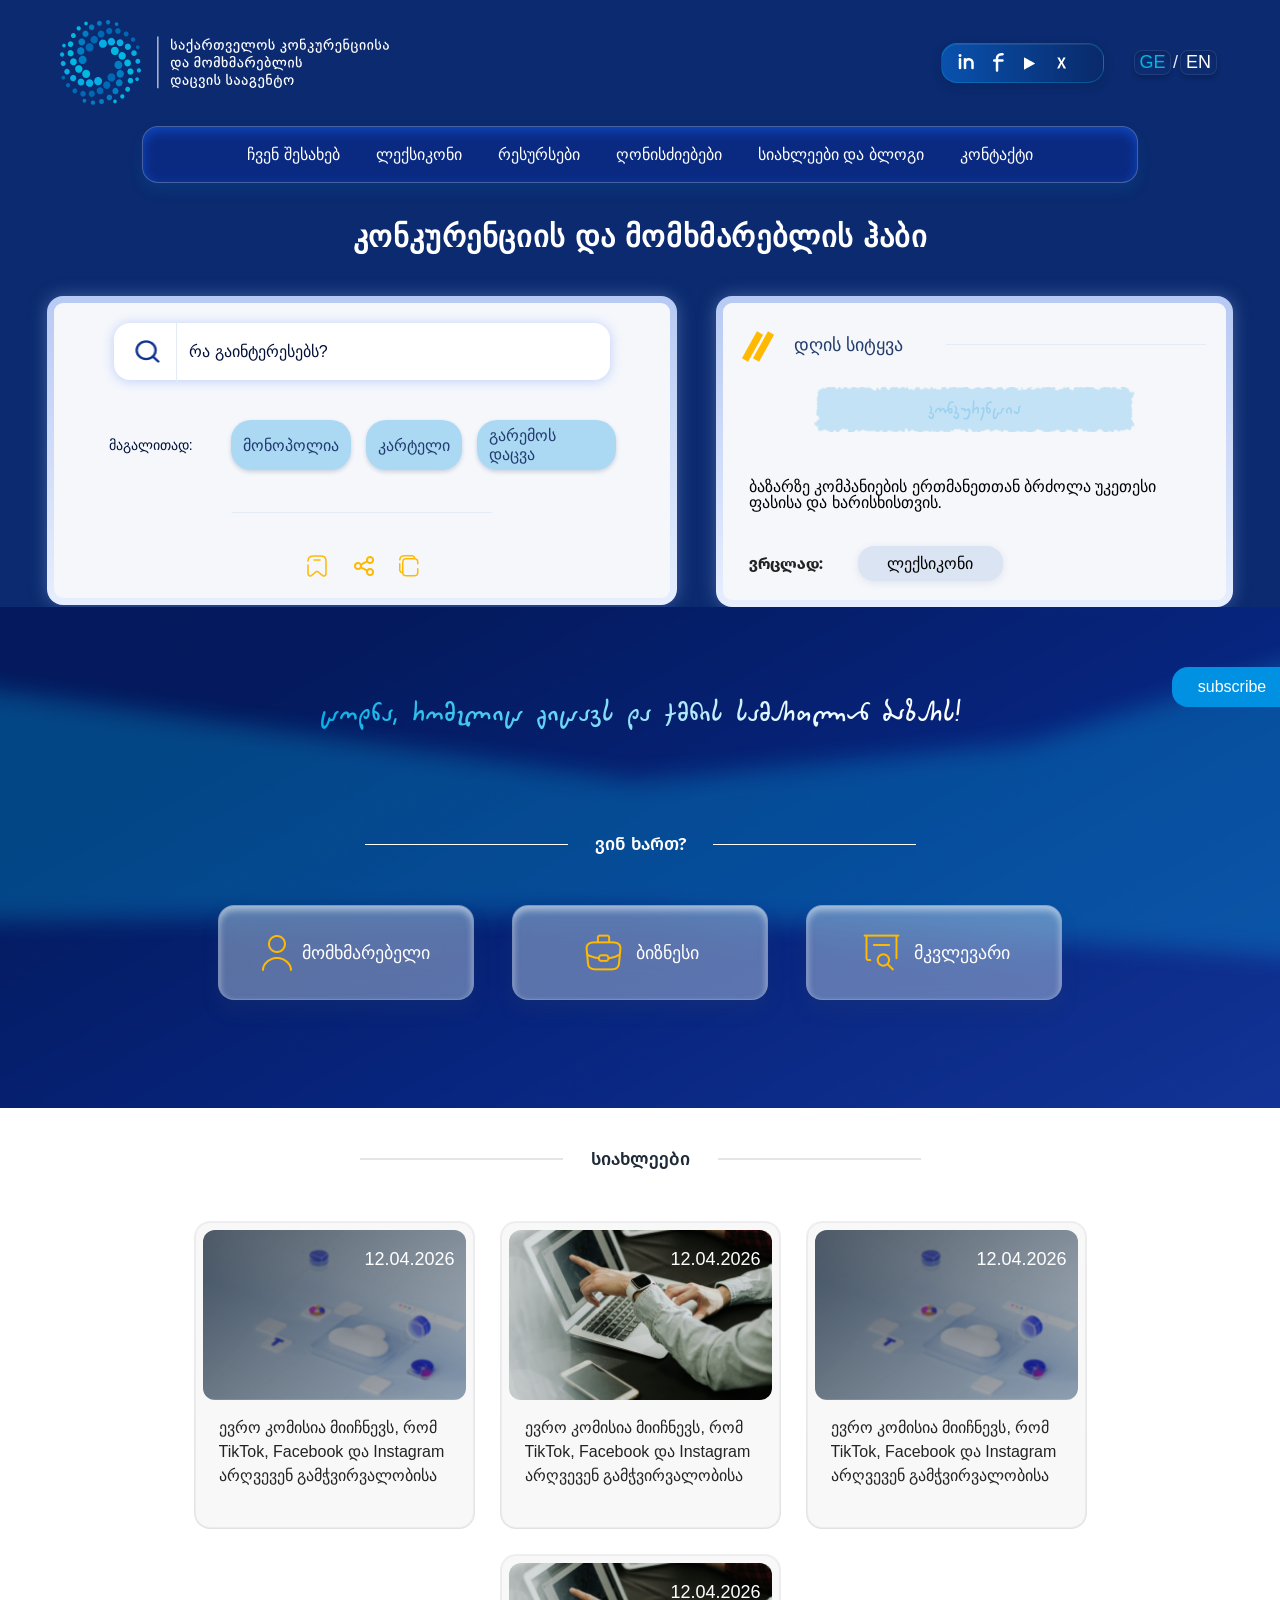
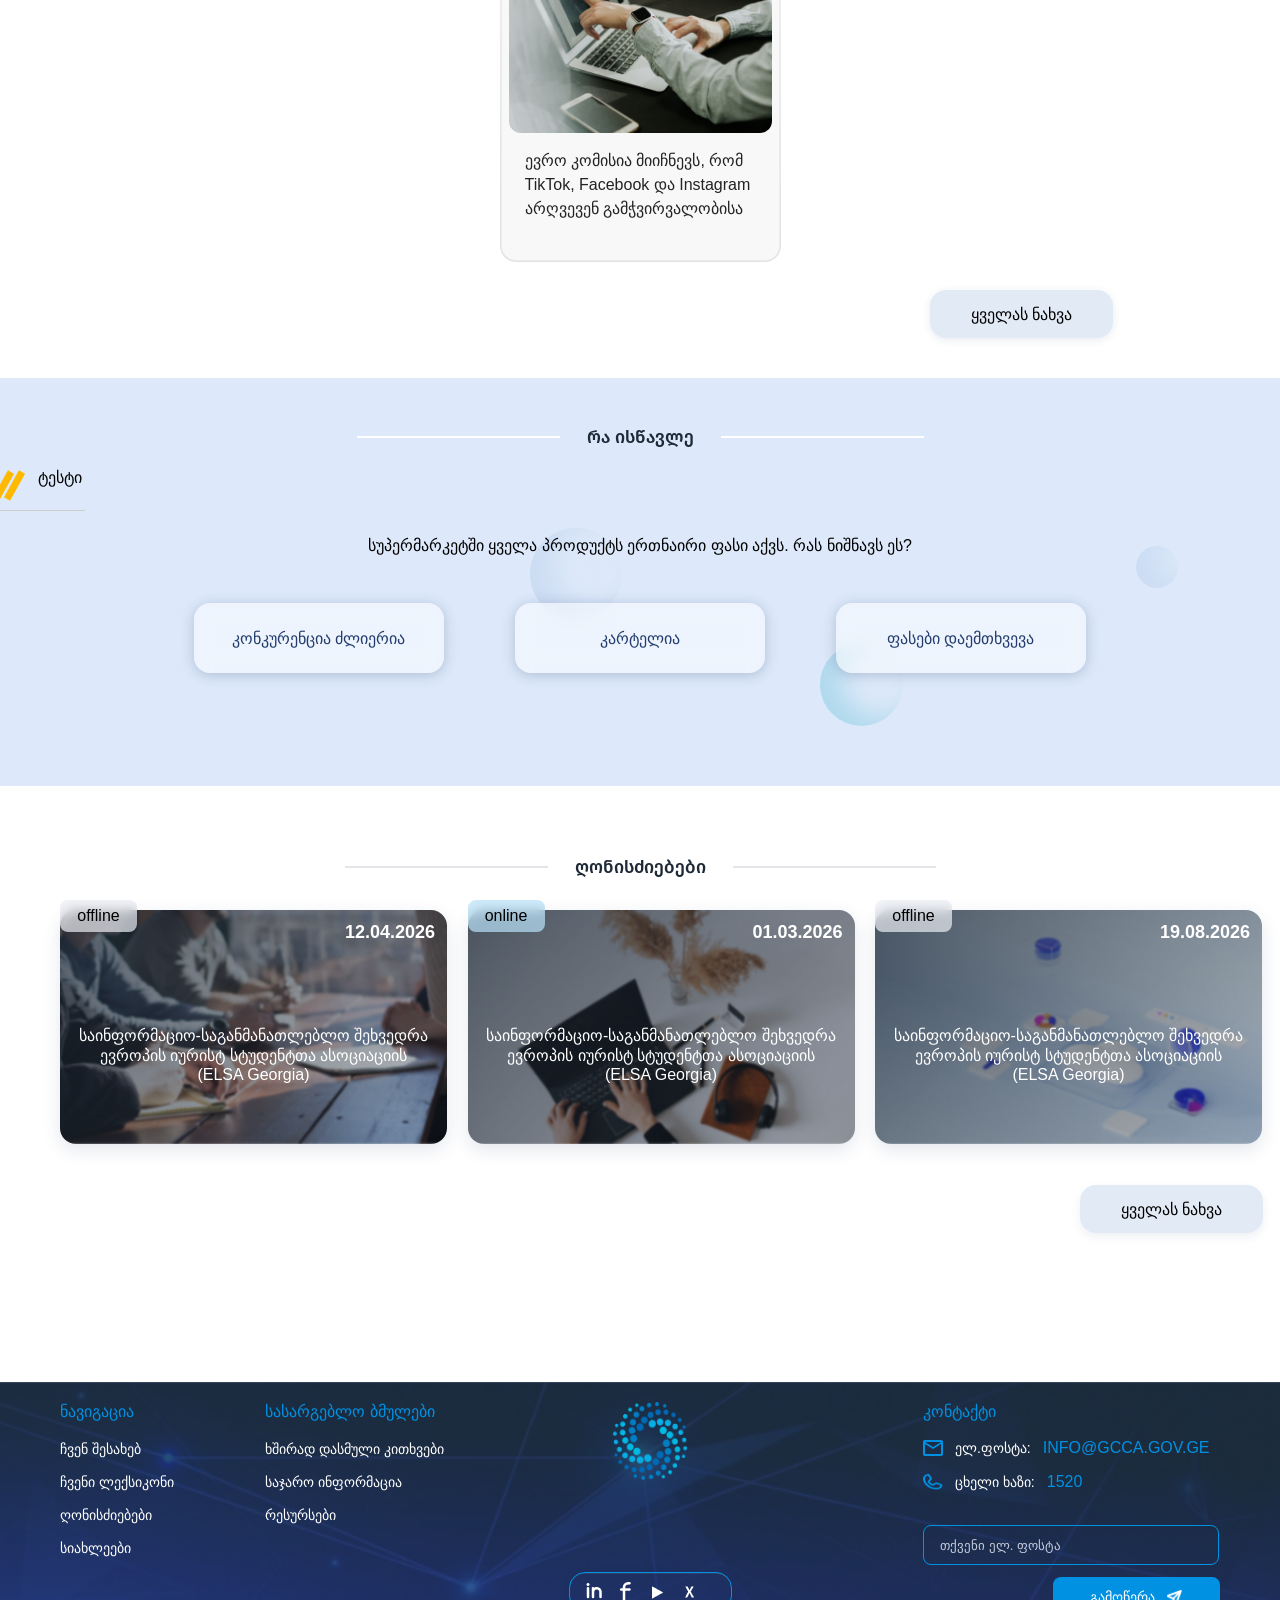
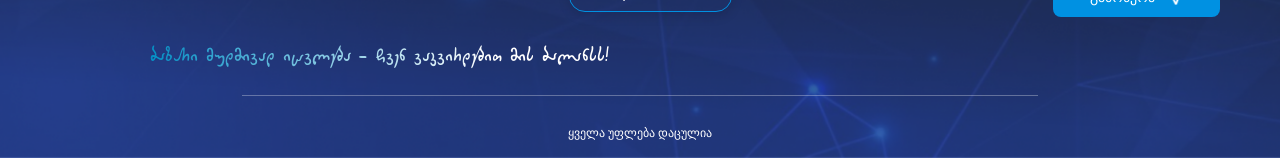
<file: index.html>
<html lang="ka">
    <head>
        <meta charset="UTF-8" />
        <meta name="viewport" content="width=device-width, initial-scale=1.0" />
        <link rel="preconnect" href="https://fonts.googleapis.com" />
        <link rel="preconnect" href="https://fonts.gstatic.com" crossorigin />
        <script src="assets/main.js" defer></script>
        <link
            href="https://fonts.googleapis.com/css2?family=Poppins:wght@400;500;600&display=swap"
            rel="stylesheet"
        />
        <link rel="stylesheet" href="assets/css/style.css" />

        <title>competition</title>
    </head>
    <body>
        <header class="header">
            <div class="container header-top">
                <!-- LEFT: LOGO + TEXT -->
                <div class="header-left">
                    <a href="index.html" class="logo-link">
                        <img
                            src="assets/images/logo-header.png"
                            alt="logo"
                            class="logo"
                        />
                    </a>
                </div>

                <!-- RIGHT: SOCIAL + LANG -->
                <div class="header-right">
                    <div class="socials">
                        <a href="https://www.linkedin.com/company/competition-agency-of-georgia/" aria-linkedin" target="_blank"
                            ><img
                                src="assets/images/in-header.png"
                                alt="instagram"
                        /></a>
                        <a
                            href="https://www.facebook.com/GeorgianNationalCompetitionAgency/"
                            aria-label="Facebook"
                            target="_blank"
                            ><img
                                src="assets/images/fb-header.png"
                                alt="facebook"
                        /></a>
                        <a href="https://www.youtube.com/channel/UCS6PSHW37QIJxqiCBwm-YfQ" aria-label="YouTube" target="_blank"
                            ><img src="assets/images/play.png" alt="youtube"
                        /></a>
                        <a href="https://x.com/gnc_agency/" aria-label="X (Twitter)" target="_blank"
                            ><img src="assets/images/x.png" alt="twitter"
                        /></a>
                    </div>

                    <div class="lang">
                        <a href="#" class="lang-link active">GE</a>

                        <span class="lang-divider">/</span>

                        <a href="#" class="lang-link">EN</a>
                    </div>
                </div>
            </div>

            <!-- NAVIGATION -->
             <button class="burger" aria-label="menu">
                <span></span>
                <span></span>
                <span></span>
            </button>
            <div class="mobile-menu-overlay">
                <div class="mobile-menu">

                    <div class="mobile-menu-top">
                        <img
                            src="assets/images/logo.png"
                            alt="logo"
                            class="mobile-menu-logo"
                        />

                        <button class="mobile-menu-close">
                            ✕
                        </button>
                    </div>

                    <div class="mobile-menu-socials">
                        <a href="#"><img src="assets/images/in-header.png" alt=""></a>
                        <a href="#"><img src="assets/images/fb-header.png" alt=""></a>
                        <a href="#"><img src="assets/images/play.png" alt=""></a>
                        <a href="#"><img src="assets/images/x.png" alt=""></a>
                    </div>

                    <nav class="mobile-menu-nav">
                        <a href="about.html">ჩვენ შესახებ</a>
                        <a href="dictionary.html" class="active">ლექსიკონი</a>
                        <a href="resources.html">რესურსები</a>
                        <a href="event.html">ღონისძიებები</a>
                        <a href="news.html">სიახლეები და ბლოგი</a>
                        <a href="contact.html">კონტაქტი</a>
                    </nav>

                    <div class="mobile-menu-search">
                        <img src="assets/images/search.png" alt="">

                        <input
                            type="text"
                            placeholder="რა გაინტერესებს?"
                        >
                    </div>

                </div>
            </div>
            <nav class="nav">
                <a href="about.html">ჩვენ შესახებ</a>
                <a href="dictionary.html">ლექსიკონი</a>
                <a href="resources.html">რესურსები</a>
                <a href="event.html">ღონისძიებები</a>
                <a href="news.html">სიახლეები და ბლოგი</a>
                <a href="contact.html">კონტაქტი</a>
            </nav>
        </header>

        <main>
            <h1 class="main-title uppercase">
                კონკურენციის და მომხმარებლის ჰაბი
            </h1>
            <section class="cards">
                <!-- LEFT CARD -->
                <div class="card card-left">
                    <div class="search">
                        <span class="icon">
                            <img
                                src="assets/images/mingcute_search-line.png"
                                alt=""
                            />
                        </span>
                        <label for="search-input" class="visually-hidden"
                            >ძებნა</label
                        >

                        <input
                            type="text"
                            id="search-input"
                            placeholder="რა გაინტერესებს?"
                        />
                    </div>

                    <div class="tags">
                        <span class="tags-label">მაგალითად:</span>

                        <div class="tags-list">
                            <a href="#" class="tag">მონოპოლია</a>

                            <a href="#" class="tag">კარტელი</a>

                            <a href="#" class="tag">გარემოს დაცვა</a>
                        </div>
                    </div>
                    <div class="divider-line"></div>
                    <div class="icons">
                        <a href="#" title="შენახვა" aria-label="შენახვა">
                            <img src="assets/images/Vector.png" alt="" />
                        </a>

                        <a href="#" title="გაზიარება" aria-label="გაზიარება">
                            <img src="assets/images/Vector1.png" alt="" />
                        </a>

                        <a href="#" title="კოპირება" aria-label="კოპირება">
                            <img src="assets/images/Vector2.png" alt="" />
                        </a>
                    </div>
                </div>

                <!-- RIGHT CARD -->
                <div class="card card-right">
                    <h3 class="card-title">
                        <span class="slashes"> </span>
                        დღის სიტყვა
                    </h3>

                    <div class="highlight">კონკურენცია</div>

                    <p class="card-text">
                        ბაზარზე კომპანიების ერთმანეთთან ბრძოლა უკეთესი ფასისა და
                        ხარისხისთვის.
                    </p>
                    <div class="bottom-row">
                        <p class="more">ვრცლად:</p>

                        <a href="#" class="btn">ლექსიკონი</a>
                    </div>
                </div>
            </section>
            <section class="blue-section">
                <p class="handwritten-text">
                    ცოდნა, რომელიც გიცავს და ქმნის სამართლიან ბაზარს!
                </p>
                <button class="subscribe-btn">subscribe</button>

                <div class="user-options">
                    <p class="question-title">ვინ ხართ?</p>

                    <div class="options">
                        <div class="option">
                            <img
                                src="assets/images/user.png"
                                alt="მომხმარებელი"
                            />
                            <span>მომხმარებელი</span>
                        </div>

                        <div class="option">
                            <img
                                src="assets/images/business.png"
                                alt="ბიზნესი"
                            />
                            <span>ბიზნესი</span>
                        </div>

                        <div class="option">
                            <img
                                src="assets/images/research.png"
                                alt="მკვლევარი"
                            />
                            <span>მკვლევარი</span>
                        </div>
                    </div>
                </div>
            </section>
        </main>
        <section class="articles-section">
            <div class="articles-header">
                <div class="line"></div>
                <h2>სიახლეები</h2>
                <div class="line"></div>
            </div>

            <div class="articles-cards">
                <a href="#" class="article-card">
                    <div class="article-card-inner">
                        <div class="article-image">
                            <img src="assets/images/news1.png" alt="" />
                            <span class="article-date">12.04.2026</span>
                        </div>

                        <div class="article-content">
                            <p>
                                ევრო კომისია მიიჩნევს, რომ TikTok, Facebook და
                                Instagram არღვევენ გამჭვირვალობისა და
                                მომხმარებელთა უფლებამოსილების ვალდებულებებს,
                                რომლებიც განსაზღვრულია ციფრულ სერვისებზე
                                შეთანხმებულ დებულებებში (Digital Services
                                Act-DSA). მკვლევარებს უნდა ჰქონდეთ წვდომა
                                აღნიშნული პლატფორმების საჯარო მონაცემებზე, რათა
                                შეისწავლონ მათი შესაძლო გავლენა მომხმარებელთა
                                ფიზიკურ დამენტალურ ჯანმრთელობაზე. თუმცა,
                                Facebook-ის, Instagram-ისა და TikTok-ის მიერ
                                დადგენილი წვდომის პროცედურები მკაცრად შეზღუდულია
                                და არ აძლევს მათ სრულ შესაძლებლობას.
                                Facebook-ისა და Instagram-ის კონტენტის
                                შეტყობინების პროცესი მოიცავს არასაჭირო ნაბიჯებს
                                და იყენებს შეცდომაში შემყვან ინტერფეისს, რაც
                                ზღუდავს მომხმარებლების შესაძლებლობას მარტივად
                                შეიტყონ არალეგალური კონტენტის შესახებ, მაგალითად
                                ბავშვთა სექსუალური ექსპლუატაციის, ტერორისტული
                                აქტების ან ფინანსური თაღლითობების მასალა.
                                მომხმარებლებს, რომელთა კონტენტი წაიშალა ან
                                ანგარიშები შეაჩერეს, უნდა ჰქონდეთ გასაჩივრების
                                განხორციელების უფლება.
                            </p>
                             <button class="article-full-btn">სრულად</button>
                        </div>
                        
                    </div>
                </a>

                <a href="#" class="article-card">
                    <div class="article-card-inner">
                        <div class="article-image">
                            <img src="assets/images/news2.png" alt="" />
                            <span class="article-date">12.04.2026</span>
                        </div>

                        <div class="article-content">
                            <p>
                                 ევრო კომისია მიიჩნევს, რომ TikTok, Facebook და
                                Instagram არღვევენ გამჭვირვალობისა და
                                მომხმარებელთა უფლებამოსილების ვალდებულებებს,
                                რომლებიც განსაზღვრულია ციფრულ სერვისებზე
                                შეთანხმებულ დებულებებში (Digital Services
                                Act-DSA). მკვლევარებს უნდა ჰქონდეთ წვდომა
                                აღნიშნული პლატფორმების საჯარო მონაცემებზე, რათა
                                შეისწავლონ მათი შესაძლო გავლენა მომხმარებელთა
                                ფიზიკურ დამენტალურ ჯანმრთელობაზე. თუმცა,
                                Facebook-ის, Instagram-ისა და TikTok-ის მიერ
                                დადგენილი წვდომის პროცედურები მკაცრად შეზღუდულია
                                და არ აძლევს მათ სრულ შესაძლებლობას.
                                Facebook-ისა და Instagram-ის კონტენტის
                                შეტყობინების პროცესი მოიცავს არასაჭირო ნაბიჯებს
                                და იყენებს შეცდომაში შემყვან ინტერფეისს, რაც
                                ზღუდავს მომხმარებლების შესაძლებლობას მარტივად
                                შეიტყონ არალეგალური კონტენტის შესახებ, მაგალითად
                                ბავშვთა სექსუალური ექსპლუატაციის, ტერორისტული
                                აქტების ან ფინანსური თაღლითობების მასალა.
                                მომხმარებლებს, რომელთა კონტენტი წაიშალა ან
                                ანგარიშები შეაჩერეს, უნდა ჰქონდეთ გასაჩივრების
                                განხორციელების უფლება.
                            </p>
                            <button class="article-full-btn">სრულად</button>
                        </div>
                    </div>
                </a>
                <a href="#" class="article-card">
                    <div class="article-card-inner">
                        <div class="article-image">
                            <img src="assets/images/news1.png" alt="" />
                            <span class="article-date">12.04.2026</span>
                        </div>

                        <div class="article-content">
                            <p>
                                 ევრო კომისია მიიჩნევს, რომ TikTok, Facebook და
                                Instagram არღვევენ გამჭვირვალობისა და
                                მომხმარებელთა უფლებამოსილების ვალდებულებებს,
                                რომლებიც განსაზღვრულია ციფრულ სერვისებზე
                                შეთანხმებულ დებულებებში (Digital Services
                                Act-DSA). მკვლევარებს უნდა ჰქონდეთ წვდომა
                                აღნიშნული პლატფორმების საჯარო მონაცემებზე, რათა
                                შეისწავლონ მათი შესაძლო გავლენა მომხმარებელთა
                                ფიზიკურ დამენტალურ ჯანმრთელობაზე. თუმცა,
                                Facebook-ის, Instagram-ისა და TikTok-ის მიერ
                                დადგენილი წვდომის პროცედურები მკაცრად შეზღუდულია
                                და არ აძლევს მათ სრულ შესაძლებლობას.
                                Facebook-ისა და Instagram-ის კონტენტის
                                შეტყობინების პროცესი მოიცავს არასაჭირო ნაბიჯებს
                                და იყენებს შეცდომაში შემყვან ინტერფეისს, რაც
                                ზღუდავს მომხმარებლების შესაძლებლობას მარტივად
                                შეიტყონ არალეგალური კონტენტის შესახებ, მაგალითად
                                ბავშვთა სექსუალური ექსპლუატაციის, ტერორისტული
                                აქტების ან ფინანსური თაღლითობების მასალა.
                                მომხმარებლებს, რომელთა კონტენტი წაიშალა ან
                                ანგარიშები შეაჩერეს, უნდა ჰქონდეთ გასაჩივრების
                                განხორციელების უფლება.
                            </p>
                            <button class="article-full-btn">სრულად</button>
                        </div>
                    </div>
                </a>

                <a href="#" class="article-card">
                    <div class="article-card-inner">
                        <div class="article-image">
                            <img src="assets/images/news2.png" alt="" />
                            <span class="article-date">12.04.2026</span>
                        </div>

                        <div class="article-content">
                            <p>
                                 ევრო კომისია მიიჩნევს, რომ TikTok, Facebook და
                                Instagram არღვევენ გამჭვირვალობისა და
                                მომხმარებელთა უფლებამოსილების ვალდებულებებს,
                                რომლებიც განსაზღვრულია ციფრულ სერვისებზე
                                შეთანხმებულ დებულებებში (Digital Services
                                Act-DSA). მკვლევარებს უნდა ჰქონდეთ წვდომა
                                აღნიშნული პლატფორმების საჯარო მონაცემებზე, რათა
                                შეისწავლონ მათი შესაძლო გავლენა მომხმარებელთა
                                ფიზიკურ დამენტალურ ჯანმრთელობაზე. თუმცა,
                                Facebook-ის, Instagram-ისა და TikTok-ის მიერ
                                დადგენილი წვდომის პროცედურები მკაცრად შეზღუდულია
                                და არ აძლევს მათ სრულ შესაძლებლობას.
                                Facebook-ისა და Instagram-ის კონტენტის
                                შეტყობინების პროცესი მოიცავს არასაჭირო ნაბიჯებს
                                და იყენებს შეცდომაში შემყვან ინტერფეისს, რაც
                                ზღუდავს მომხმარებლების შესაძლებლობას მარტივად
                                შეიტყონ არალეგალური კონტენტის შესახებ, მაგალითად
                                ბავშვთა სექსუალური ექსპლუატაციის, ტერორისტული
                                აქტების ან ფინანსური თაღლითობების მასალა.
                                მომხმარებლებს, რომელთა კონტენტი წაიშალა ან
                                ანგარიშები შეაჩერეს, უნდა ჰქონდეთ გასაჩივრების
                                განხორციელების უფლება.
                            </p>
                            <button class="article-full-btn">სრულად</button>
                        </div>
                    </div>
                </a>
            </div>

            <button class="view-all-btn">ყველას ნახვა</button>
        </section>
        <section class="learn-section">
            <div class="circle circle-lg"></div>
            <div class="circle circle-md"></div>
            <div class="circle circle-sm"></div>
            <div class="container">
                <div class="learn-header">
                    <span class="learn-line"></span>

                    <h2 class="learn-title">რა ისწავლე</h2>

                    <span class="learn-line"></span>
                </div>

                <div class="learn-content">
                    <div class="learn-left">
                        <div class="slashes"></div>

                        <span class="learn-label">ტესტი</span>
                        <span class="learn-bottom-line"></span>
                    </div>

                    <div class="learn-center">
                        <p class="learn-question">
                            სუპერმარკეტში ყველა პროდუქტს ერთნაირი ფასი აქვს. რას
                            ნიშნავს ეს?
                        </p>

                        <div class="learn-options">
                            <a href="#" class="learn-option">
                                კონკურენცია ძლიერია
                            </a>

                            <a href="#" class="learn-option"> კარტელია </a>

                            <a href="#" class="learn-option">
                                ფასები დაემთხვევა
                            </a>
                        </div>
                    </div>

                   
                </div>
            </div>
        </section>
        <section class="event-section">
            <div class="container">
                <div class="event-header">
                    <span class="event-line"></span>

                    <h2 class="event-title">ღონისძიებები</h2>

                    <span class="event-line"></span>
                </div>

                <div class="event-cards">
                    <!-- CARD 1 -->
                    <a href="#" class="event-card">
                        <article class="event-card">
                            <div class="event-image-wrap">
                                <img
                                    src="assets/images/main-event1.png"
                                    alt="ღონისძიება"
                                    class="event-image"
                                />

                                <span class="event-badge offline">
                                    offline
                                </span>

                                <span class="event-date"> 12.04.2026 </span>

                                <div class="event-overlay"></div>

                                <h3 class="event-card-title">
                                    საინფორმაციო-საგანმანათლებლო შეხვედრა
                                    ევროპის იურისტ სტუდენტთა ასოციაციის (ELSA
                                    Georgia)
                                </h3>
                            </div>
                        </article>
                    </a>

                    <!-- CARD 2 -->
                    <a href="#" class="event-card">
                        <article class="event-card">
                            <div class="event-image-wrap">
                                <img
                                    src="assets/images/main-event2.png"
                                    alt="ღონისძიება"
                                    class="event-image"
                                />

                                <span class="event-badge online"> online </span>

                                <span class="event-date"> 01.03.2026 </span>

                                <div class="event-overlay"></div>

                                <h3 class="event-card-title">
                                    საინფორმაციო-საგანმანათლებლო შეხვედრა
                                    ევროპის იურისტ სტუდენტთა ასოციაციის (ELSA
                                    Georgia)
                                </h3>
                            </div>
                        </article>
                    </a>

                    <!-- CARD 3 -->
                    <a href="#" class="event-card">
                        <article class="event-card">
                            <div class="event-image-wrap">
                                <img
                                    src="assets/images/main-evemt3.png"
                                    alt="ღონისძიება"
                                    class="event-image"
                                />

                                <span class="event-badge offline">
                                    offline
                                </span>

                                <span class="event-date"> 19.08.2026 </span>

                                <div class="event-overlay"></div>

                                <h3 class="event-card-title">
                                    საინფორმაციო-საგანმანათლებლო შეხვედრა
                                    ევროპის იურისტ სტუდენტთა ასოციაციის (ELSA
                                    Georgia)
                                </h3>
                            </div>
                        </article>
                    </a>
                </div>

                <button class="event-button">ყველას ნახვა</button>
            </div>
        </section>
        <footer class="footer">
            <div class="footer-overlay"></div>

            <div class="container footer-container">
                <!-- LEFT -->
                <div class="footer-column">
                    <h3 class="footer-heading">ნავიგაცია</h3>

                    <ul class="footer-links">
                        <li><a href="about.html">ჩვენ შესახებ</a></li>
                        <li><a href="dictionary.html">ჩვენი ლექსიკონი</a></li>
                        <li><a href="event.html">ღონისძიებები</a></li>
                        <li><a href="news.html">სიახლეები</a></li>
                    </ul>
                </div>
                <!-- SECOND COLUMN -->

                <div class="footer-column footer-modules">
                    <h3 class="footer-heading">სასარგებლო ბმულები</h3>

                    <ul class="footer-links">
                        <li><a href="#">ხშირად დასმული კითხვები</a></li>
                        <li><a href="#">საჯარო ინფორმაცია</a></li>
                        <li><a href="resources.html">რესურსები</a></li>
                    </ul>
                </div>

                <!-- CENTER -->
                <div class="footer-center">
                    <a href="index.html" class="logo-link">
                        <img
                            src="assets/images/logo.png"
                            alt="ლოგო"
                            class="footer-logo"
                        />
                    </a>

                    <div class="socials">
                        <a href="https://www.linkedin.com/company/competition-agency-of-georgia/" target="_blank" aria-label="LinkedIn"
                            ><img
                                src="assets/images/in-header.png"
                                alt="linkedin"
                        /></a>
                        <a href="https://www.facebook.com/GeorgianNationalCompetitionAgency/" target="_blank" aria-label="Facebook"
                            ><img
                                src="assets/images/fb-header.png"
                                alt="facebook"
                        /></a>
                        <a href="https://www.youtube.com/channel/UCS6PSHW37QIJxqiCBwm-YfQ" target="_blankaria-label="YouTube"
                            ><img src="assets/images/play.png" alt="youtube"
                        /></a>
                        <a href="https://x.com/gnc_agency/" target="_blank" aria-label="X (Twitter)"
                            ><img src="assets/images/x.png" alt="twitter"
                        /></a>
                    </div>
                </div>

                <!-- RIGHT -->
                <div class="footer-column footer-contact">
                    <h3 class="footer-heading">კონტაქტი</h3>

                    <div class="contact-item">
                        <img src="assets/images/footer-mail.png" alt="mail" />

                        <span class="contact-label">ელ.ფოსტა:</span>

                        <a href="mailto:info@gcca.gov.ge" class="contact-link">
                            INFO@GCCA.GOV.GE
                        </a>
                    </div>

                    <div class="contact-item">
                        <img src="assets/images/footer-call.png" alt="phone" />

                        <span class="contact-label">ცხელი ხაზი:</span>

                        <a href="tel:1520" class="contact-link"> 1520 </a>
                    </div>

                    <form class="footer-form">
                        <input type="email" placeholder="თქვენი ელ. ფოსტა" />

                        <button type="submit">
                            გამოწერა
                            <img
                                src="assets/images/footer-arrow.png"
                                alt="arrow"
                            />
                        </button>
                    </form>
                </div>
            </div>
            <div class="footer-quote">
                ბაზარი მუდმივად იცვლება — ჩვენ ვაკვირდებით მის ბალანსს!
            </div>
            <div class="footer-line"></div>
            <div class="footer-bottom">ყველა უფლება დაცულია</div>
            
        </footer>
        <footer class="footer-mobile">
            <div class="footer-mobile-top">
                <img
                    src="assets/images/logo.png"
                    alt="logo"
                    class="footer-mobile-logo"
                >

                <div class="footer-mobile-nav">
                    <a href="#">სასარგებლო ბმულები</a>
                    <a href="#">ნავიგაცია</a>
                    
                </div>
            </div>

            <div class="footer-mobile-contact">
                 <h3 class="footer-mobile-contact-title">
                    კონტაქტი
                </h3>

                <div class="footer-mobile-item">
                    
                    <img src="assets/images/footer-mail.png" alt="">
                    <span>ელ. ფოსტა:</span>
                    <a href="mailto:info@gcca.gov.ge">
                        INFO@GCCA.GOV.GE
                    </a>
                </div>

                <div class="footer-mobile-item">
                    <img src="assets/images/footer-call.png" alt="">
                    <span>ცხელი ხაზი:</span>
                    <a href="tel:1520">1520</a>
                </div>

            </div>

            <div class="footer-mobile-socials">
                <a href="#"><img src="assets/images/in-header.png" alt=""></a>
                <a href="#"><img src="assets/images/fb-header.png" alt=""></a>
                <a href="#"><img src="assets/images/play.png" alt=""></a>
                <a href="#"><img src="assets/images/x.png" alt=""></a>
            </div>

            <form class="footer-mobile-form">
                <input type="email" placeholder="თქვენი ელ. ფოსტა">
                <button>გამოწერა</button>
            </form>

            <div class="footer-mobile-quote">
                ბაზარი მუდმივად იცვლება — ჩვენ ვაკვირდებით მის ბალანსს!
            </div>

            <div class="footer-mobile-line"></div>

            <div class="footer-mobile-bottom">
                ყველა უფლება დაცულია
            </div>

        </footer>
    </body>
</html>
</file>
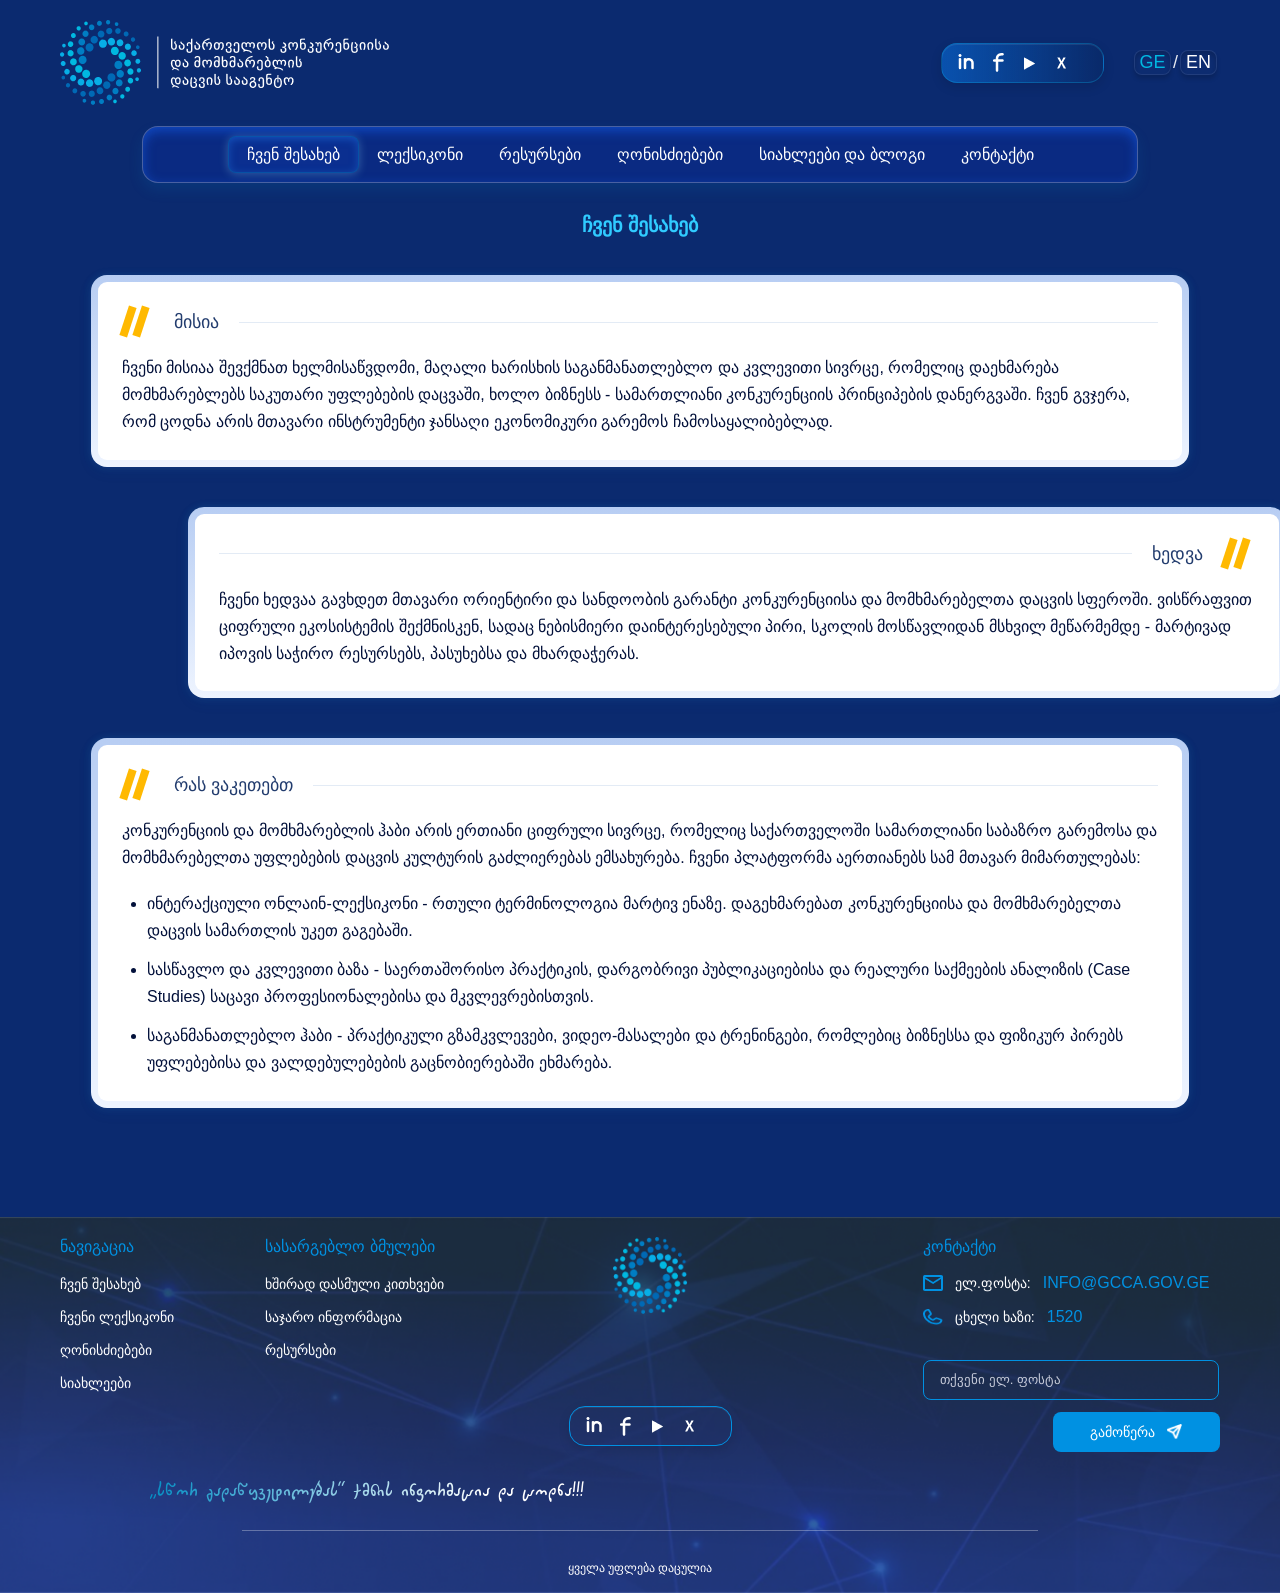
<file: about.html>
<html lang="ka">
    <head>
        <meta charset="UTF-8" />
        <meta name="viewport" content="width=device-width, initial-scale=1.0" />
        <link rel="preconnect" href="https://fonts.googleapis.com" />
        <link rel="preconnect" href="https://fonts.gstatic.com" crossorigin />
        <link
            href="https://fonts.googleapis.com/css2?family=Poppins:wght@400;500;600&display=swap"
            rel="stylesheet"
        />
        <link rel="stylesheet" href="assets/css/style.css" />

        <title>competition</title>
    </head>
    <body>
        <header class="header">
            <div class="container header-top">
                <!-- LEFT: LOGO + TEXT -->
                <div class="header-left">
                    <a href="index.html" class="logo-link">
                        <img
                            src="assets/images/logo-header.png"
                            alt="logo"
                            class="logo"
                        />
                    </a>
                </div>

                <!-- RIGHT: SOCIAL + LANG -->
                <div class="header-right">
                    <div class="socials">
                        <a href="#" aria-label="Instragram"
                            ><img
                                src="assets/images/in-header.png"
                                alt="instagram"
                        /></a>
                        <a href="#" aria-label="Facebook"
                            ><img
                                src="assets/images/fb-header.png"
                                alt="facebook"
                        /></a>
                        <a href="#" aria-label="YouTube"
                            ><img src="assets/images/play.png" alt="youtube"
                        /></a>
                        <a href="#" aria-label="X (Twitter)"
                            ><img src="assets/images/x.png" alt="twitter"
                        /></a>
                    </div>

                    <div class="lang">
                        <a href="#" class="lang-link active">GE</a>

                        <span class="lang-divider">/</span>

                        <a href="#" class="lang-link">EN</a>
                    </div>
                </div>
            </div>

            <!-- NAVIGATION -->
            <nav class="nav">
                <a href="about.html" class="active">ჩვენ შესახებ</a>
                <a href="dictionary.html">ლექსიკონი</a>
                <a href="resources.html">რესურსები</a>
                <a href="event.html">ღონისძიებები</a>
                <a href="news.html">სიახლეები და ბლოგი</a>
                <a href="contact.html">კონტაქტი</a>
            </nav>
        </header>
        <section class="about-section">
            <div class="about-container">
                <h2 class="about-title">ჩვენ შესახებ</h2>

                <!-- CARD 1 -->
                <div class="about-card about-card-small">
                    <div class="about-card-top">
                        <div class="about-card-line"></div>
                        <h3 class="about-card-title">მისია</h3>
                    </div>

                    <p class="about-card-text">
                        ჩვენი მისიაა შევქმნათ ხელმისაწვდომი, მაღალი ხარისხის
                        საგანმანათლებლო და კვლევითი სივრცე, რომელიც დაეხმარება
                        მომხმარებლებს საკუთარი უფლებების დაცვაში, ხოლო ბიზნესს -
                        სამართლიანი კონკურენციის პრინციპების დანერგვაში. ჩვენ
                        გვჯერა, რომ ცოდნა არის მთავარი ინსტრუმენტი ჯანსაღი
                        ეკონომიკური გარემოს ჩამოსაყალიბებლად.
                    </p>
                </div>

                <!-- CARD 2 -->
                <div class="about-card about-card-small">
                    <div class="about-card-top about-card-top-right">
                        <h3 class="about-card-title">ხედვა</h3>
                        <div class="about-card-line"></div>
                    </div>

                    <p class="about-card-text">
                        ჩვენი ხედვაა გავხდეთ მთავარი ორიენტირი და სანდოობის
                        გარანტი კონკურენციისა და მომხმარებელთა დაცვის სფეროში.
                        ვისწრაფვით ციფრული ეკოსისტემის შექმნისკენ, სადაც
                        ნებისმიერი დაინტერესებული პირი, სკოლის მოსწავლიდან
                        მსხვილ მეწარმემდე - მარტივად იპოვის საჭირო რესურსებს,
                        პასუხებსა და მხარდაჭერას.
                    </p>
                </div>

                <!-- CARD 3 -->
                <div class="about-card about-card-big">
                    <div class="about-card-top">
                        <div class="about-card-line"></div>
                        <h3 class="about-card-title">რას ვაკეთებთ</h3>
                    </div>

                    <div class="about-card-content">
                        <p class="about-card-text">
                            კონკურენციის და მომხმარებლის ჰაბი არის ერთიანი
                            ციფრული სივრცე, რომელიც საქართველოში სამართლიანი
                            საბაზრო გარემოსა და მომხმარებელთა უფლებების დაცვის
                            კულტურის გაძლიერებას ემსახურება. ჩვენი პლატფორმა
                            აერთიანებს სამ მთავარ მიმართულებას:
                        </p>

                        <ul class="about-list">
                            <li>
                                ინტერაქციული ონლაინ-ლექსიკონი - რთული
                                ტერმინოლოგია მარტივ ენაზე. დაგეხმარებათ
                                კონკურენციისა და მომხმარებელთა დაცვის სამართლის
                                უკეთ გაგებაში.
                            </li>

                            <li>
                                სასწავლო და კვლევითი ბაზა - საერთაშორისო
                                პრაქტიკის, დარგობრივი პუბლიკაციებისა და რეალური
                                საქმეების ანალიზის (Case Studies) საცავი
                                პროფესიონალებისა და მკვლევრებისთვის.
                            </li>

                            <li>
                                საგანმანათლებლო ჰაბი - პრაქტიკული გზამკვლევები,
                                ვიდეო-მასალები და ტრენინგები, რომლებიც ბიზნესსა
                                და ფიზიკურ პირებს უფლებებისა და ვალდებულებების
                                გაცნობიერებაში ეხმარება.
                            </li>
                        </ul>
                    </div>
                </div>
            </div>
        </section>
        <footer class="footer">
            <div class="footer-overlay"></div>

            <div class="container footer-container">
                <!-- LEFT -->
                <div class="footer-column">
                    <h3 class="footer-heading">ნავიგაცია</h3>

                    <ul class="footer-links">
                        <li><a href="#">ჩვენ შესახებ</a></li>
                        <li><a href="#">ჩვენი ლექსიკონი</a></li>
                        <li><a href="#">ღონისძიებები</a></li>
                        <li><a href="#">სიახლეები</a></li>
                    </ul>
                </div>
                <!-- SECOND COLUMN -->

                <div class="footer-column footer-modules">
                    <h3 class="footer-heading">სასარგებლო ბმულები</h3>

                    <ul class="footer-links">
                        <li><a href="#">ხშირად დასმული კითხვები</a></li>
                        <li><a href="#">საჯარო ინფორმაცია</a></li>
                        <li><a href="#">რესურსები</a></li>
                    </ul>
                </div>

                <!-- CENTER -->
                <div class="footer-center">
                    <img
                        src="assets/images/logo.png"
                        alt="ლოგო"
                        class="footer-logo"
                    />

                    <div class="socials">
                        <a href="#" aria-label="Instragram"
                            ><img
                                src="assets/images/in-header.png"
                                alt="instagram"
                        /></a>
                        <a href="#" aria-label="Facebook"
                            ><img
                                src="assets/images/fb-header.png"
                                alt="facebook"
                        /></a>
                        <a href="#" aria-label="YouTube"
                            ><img src="assets/images/play.png" alt="youtube"
                        /></a>
                        <a href="#" aria-label="X (Twitter)"
                            ><img src="assets/images/x.png" alt="twitter"
                        /></a>
                    </div>
                </div>

                <!-- RIGHT -->
                <div class="footer-column footer-contact">
                    <h3 class="footer-heading">კონტაქტი</h3>

                    <div class="contact-item">
                        <img src="assets/images/footer-mail.png" alt="mail" />

                        <span class="contact-label">ელ.ფოსტა:</span>

                        <a href="mailto:info@gcca.gov.ge" class="contact-link">
                            INFO@GCCA.GOV.GE
                        </a>
                    </div>

                    <div class="contact-item">
                        <img src="assets/images/footer-call.png" alt="phone" />

                        <span class="contact-label">ცხელი ხაზი:</span>

                        <a href="tel:1520" class="contact-link"> 1520 </a>
                    </div>

                    <form class="footer-form">
                        <input type="email" placeholder="თქვენი ელ. ფოსტა" />

                        <button type="submit">
                            გამოწერა
                            <img
                                src="assets/images/footer-arrow.png"
                                alt="arrow"
                            />
                        </button>
                    </form>
                </div>
            </div>
            <div class="footer-quote">
                „სწორ გადაწყვეტილებას“ ქმნის ინფორმაცია და ცოდნა!!!
            </div>
            <div class="footer-line"></div>
            <div class="footer-bottom">ყველა უფლება დაცულია</div>
        </footer>
    </body>
</html>
</file>
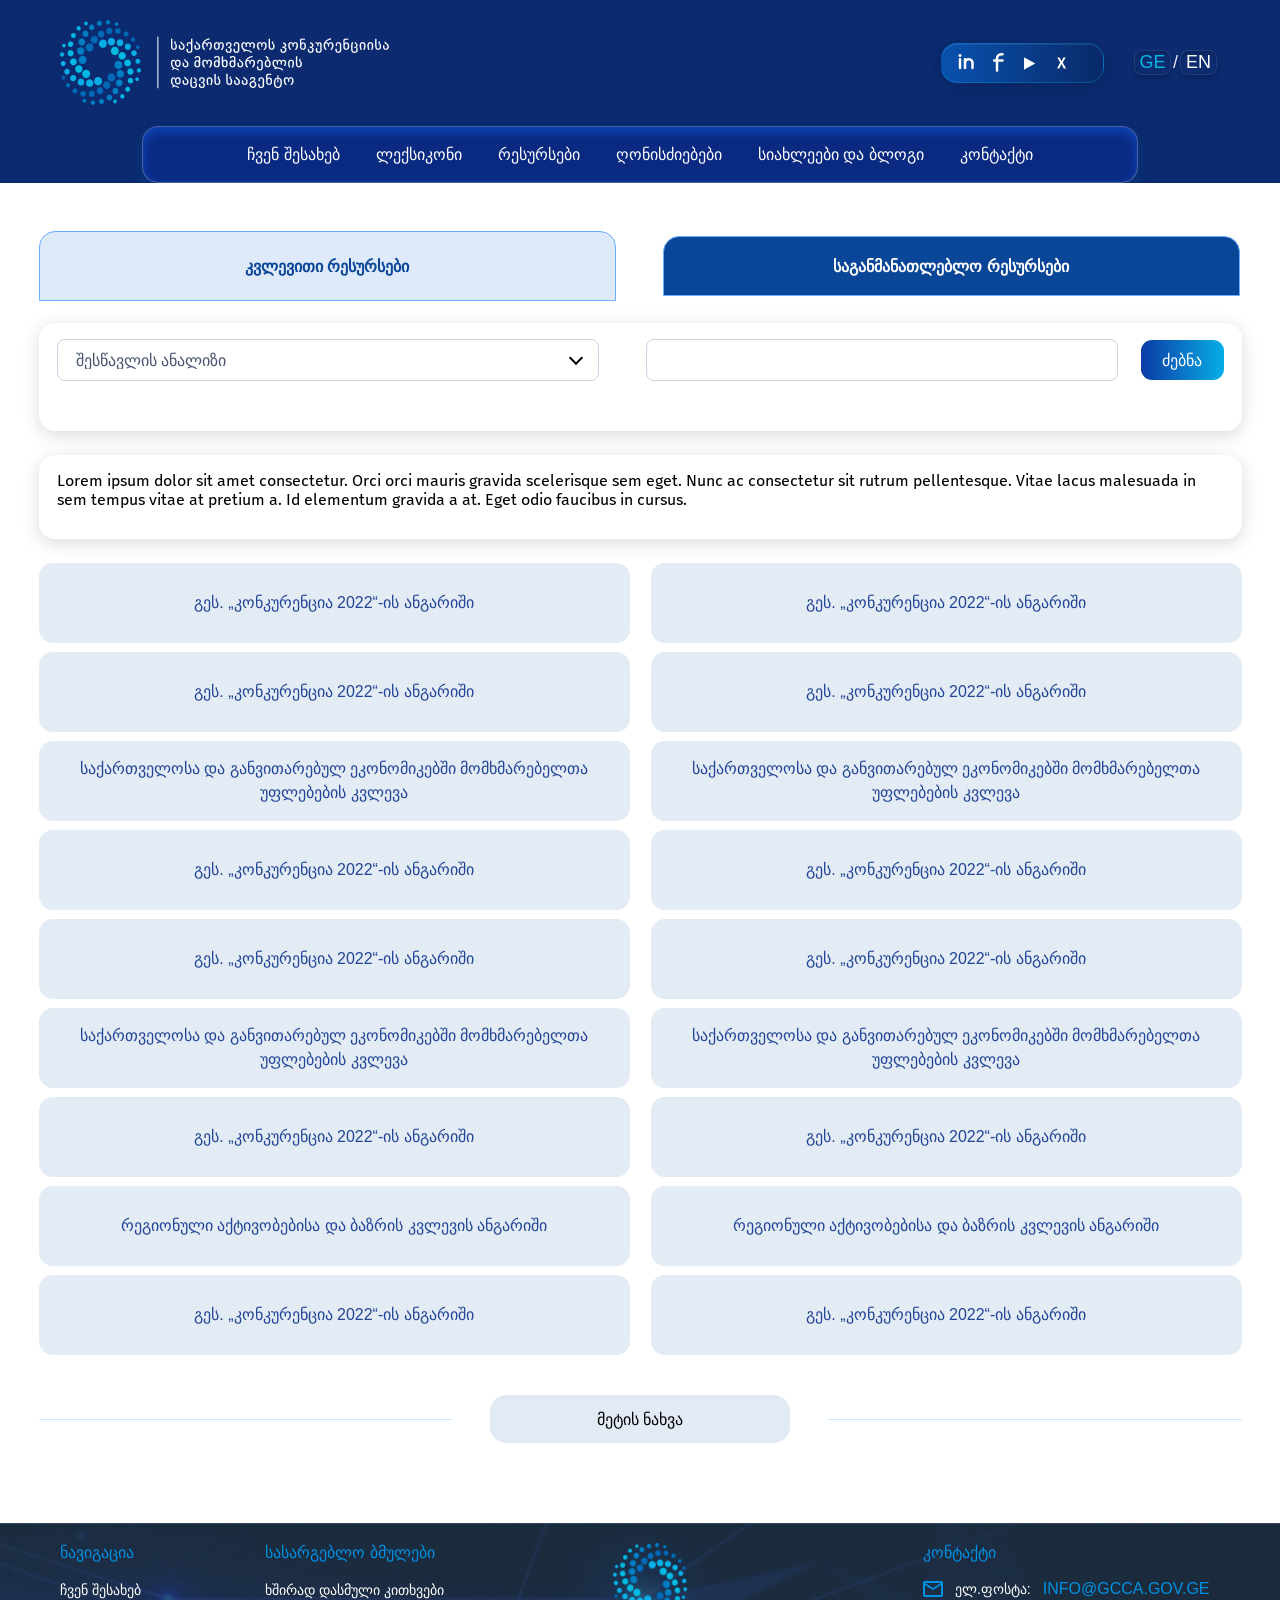
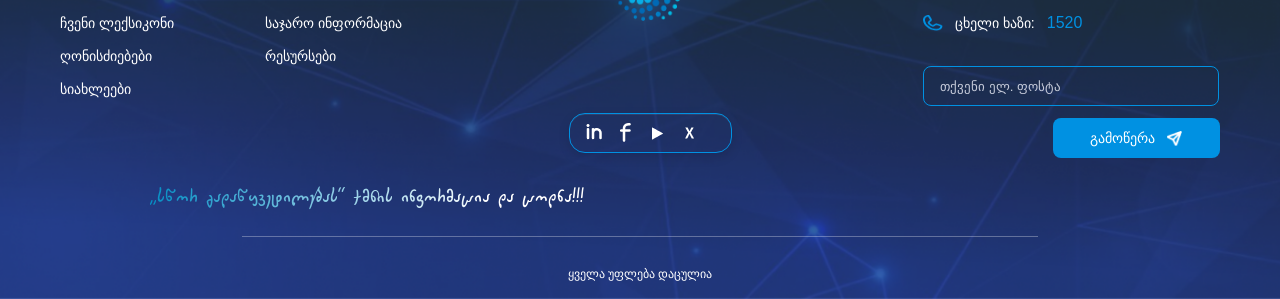
<file: analyze.html>
<html lang="ka">
    <head>
        <meta charset="UTF-8" />
        <meta name="viewport" content="width=device-width, initial-scale=1.0" />
        <link rel="preconnect" href="https://fonts.googleapis.com" />
        <link rel="preconnect" href="https://fonts.gstatic.com" crossorigin />
        <link
            href="https://fonts.googleapis.com/css2?family=Poppins:wght@400;500;600&display=swap"
            rel="stylesheet"
        />
        <link rel="stylesheet" href="assets/css/style.css" />

        <title>competition</title>
    </head>
    <body>
        <header class="header">
            <div class="container header-top">
                <!-- LEFT: LOGO + TEXT -->
                <div class="header-left">
                    <a href="index.html" class="logo-link">
                        <img
                            src="assets/images/logo-header.png"
                            alt="logo"
                            class="logo"
                        />
                    </a>
                </div>

                <!-- RIGHT: SOCIAL + LANG -->
                <div class="header-right">
                    <div class="socials">
                        <a href="#" aria-label="Instragram"
                            ><img
                                src="assets/images/in-header.png"
                                alt="instagram"
                        /></a>
                        <a href="#" aria-label="Facebook"
                            ><img
                                src="assets/images/fb-header.png"
                                alt="facebook"
                        /></a>
                        <a href="#" aria-label="YouTube"
                            ><img src="assets/images/play.png" alt="youtube"
                        /></a>
                        <a href="#" aria-label="X (Twitter)"
                            ><img src="assets/images/x.png" alt="twitter"
                        /></a>
                    </div>

                    <div class="lang">
                        <a href="#" class="lang-link active">GE</a>

                        <span class="lang-divider">/</span>

                        <a href="#" class="lang-link">EN</a>
                    </div>
                </div>
            </div>

            <!-- NAVIGATION -->
            <nav class="nav">
                <a href="about.html">ჩვენ შესახებ</a>
                <a href="dictionary.html">ლექსიკონი</a>
                <a href="resources.html">რესურსები</a>
                <a href="event.html">ღონისძიებები</a>
                <a href="news.html">სიახლეები და ბლოგი</a>
                <a href="contact.html">კონტაქტი</a>
            </nav>
        </header>
        <section class="analyze-section">
            <div class="analyze-container">
                <!-- TABS -->
                <div class="analyze-tabs">
                    <button class="analyze-tab-btn active">
                        კვლევითი რესურსები
                    </button>

                    <button class="analyze-tab-btn">
                        საგანმანათლებლო რესურსები
                    </button>
                </div>

                <!-- FILTERS -->
                <div class="analyze-filters-box">
                    <div class="analyze-filters">
                        <!-- SELECT -->
                        <div class="analyze-select-wrap">
                            <select class="analyze-select">
                                <option>შესწავლის ანალიზი</option>
                                <option>კვლევა</option>
                                <option>სტატისტიკა</option>
                            </select>
                        </div>

                        <!-- SEARCH -->
                        <div class="analyze-search-wrap">
                            <input
                                type="text"
                                placeholder=""
                                class="analyze-search-input"
                            />

                            <button class="analyze-search-btn">ძებნა</button>
                        </div>
                    </div>
                </div>
                <div class="analyze-title-wrap">
                    <p>
                        Lorem ipsum dolor sit amet consectetur. Orci orci mauris
                        gravida scelerisque sem eget. Nunc ac consectetur sit
                        rutrum pellentesque. Vitae lacus malesuada in sem tempus
                        vitae at pretium a. Id elementum gravida a at. Eget odio
                        faucibus in cursus.
                    </p>
                </div>

                <!-- LINKS GRID -->
                <div class="analyze-links-grid">
                    <a href="#" class="analyze-link-card">
                        გეს. „კონკურენცია 2022“-ის ანგარიში
                    </a>

                    <a href="#" class="analyze-link-card">
                        გეს. „კონკურენცია 2022“-ის ანგარიში
                    </a>

                    <a href="#" class="analyze-link-card">
                        გეს. „კონკურენცია 2022“-ის ანგარიში
                    </a>

                    <a href="#" class="analyze-link-card">
                        გეს. „კონკურენცია 2022“-ის ანგარიში
                    </a>

                    <a
                        href="#"
                        class="analyze-link-card analyze-link-card--long"
                    >
                        საქართველოსა და განვითარებულ ეკონომიკებში მომხმარებელთა
                        უფლებების კვლევა
                    </a>

                    <a
                        href="#"
                        class="analyze-link-card analyze-link-card--long"
                    >
                        საქართველოსა და განვითარებულ ეკონომიკებში მომხმარებელთა
                        უფლებების კვლევა
                    </a>

                    <a href="#" class="analyze-link-card">
                        გეს. „კონკურენცია 2022“-ის ანგარიში
                    </a>

                    <a href="#" class="analyze-link-card">
                        გეს. „კონკურენცია 2022“-ის ანგარიში
                    </a>

                    <a href="#" class="analyze-link-card">
                        გეს. „კონკურენცია 2022“-ის ანგარიში
                    </a>

                    <a href="#" class="analyze-link-card">
                        გეს. „კონკურენცია 2022“-ის ანგარიში
                    </a>

                    <a
                        href="#"
                        class="analyze-link-card analyze-link-card--long"
                    >
                        საქართველოსა და განვითარებულ ეკონომიკებში მომხმარებელთა
                        უფლებების კვლევა
                    </a>

                    <a
                        href="#"
                        class="analyze-link-card analyze-link-card--long"
                    >
                        საქართველოსა და განვითარებულ ეკონომიკებში მომხმარებელთა
                        უფლებების კვლევა
                    </a>

                    <a href="#" class="analyze-link-card">
                        გეს. „კონკურენცია 2022“-ის ანგარიში
                    </a>

                    <a href="#" class="analyze-link-card">
                        გეს. „კონკურენცია 2022“-ის ანგარიში
                    </a>

                    <a href="#" class="analyze-link-card">
                        რეგიონული აქტივობებისა და ბაზრის კვლევის ანგარიში
                    </a>

                    <a href="#" class="analyze-link-card">
                        რეგიონული აქტივობებისა და ბაზრის კვლევის ანგარიში
                    </a>

                    <a href="#" class="analyze-link-card">
                        გეს. „კონკურენცია 2022“-ის ანგარიში
                    </a>

                    <a href="#" class="analyze-link-card">
                        გეს. „კონკურენცია 2022“-ის ანგარიში
                    </a>
                </div>

                <!-- MORE -->
                <div class="analyze-more-wrap">
                    <span></span>

                    <button class="analyze-more-btn">მეტის ნახვა</button>

                    <span></span>
                </div>
            </div>
        </section>
        <footer class="footer">
            <div class="footer-overlay"></div>

            <div class="container footer-container">
                <!-- LEFT -->
                <div class="footer-column">
                    <h3 class="footer-heading">ნავიგაცია</h3>

                    <ul class="footer-links">
                        <li><a href="#">ჩვენ შესახებ</a></li>
                        <li><a href="#">ჩვენი ლექსიკონი</a></li>
                        <li><a href="#">ღონისძიებები</a></li>
                        <li><a href="#">სიახლეები</a></li>
                    </ul>
                </div>
                <!-- SECOND COLUMN -->

                <div class="footer-column footer-modules">
                    <h3 class="footer-heading">სასარგებლო ბმულები</h3>

                    <ul class="footer-links">
                        <li><a href="#">ხშირად დასმული კითხვები</a></li>
                        <li><a href="#">საჯარო ინფორმაცია</a></li>
                        <li><a href="#">რესურსები</a></li>
                    </ul>
                </div>

                <!-- CENTER -->
                <div class="footer-center">
                    <img
                        src="assets/images/logo.png"
                        alt="ლოგო"
                        class="footer-logo"
                    />

                    <div class="socials">
                        <a href="#" aria-label="Instragram"
                            ><img
                                src="assets/images/in-header.png"
                                alt="instagram"
                        /></a>
                        <a href="#" aria-label="Facebook"
                            ><img
                                src="assets/images/fb-header.png"
                                alt="facebook"
                        /></a>
                        <a href="#" aria-label="YouTube"
                            ><img src="assets/images/play.png" alt="youtube"
                        /></a>
                        <a href="#" aria-label="X (Twitter)"
                            ><img src="assets/images/x.png" alt="twitter"
                        /></a>
                    </div>
                </div>

                <!-- RIGHT -->
                <div class="footer-column footer-contact">
                    <h3 class="footer-heading">კონტაქტი</h3>

                    <div class="contact-item">
                        <img src="assets/images/footer-mail.png" alt="mail" />

                        <span class="contact-label">ელ.ფოსტა:</span>

                        <a href="mailto:info@gcca.gov.ge" class="contact-link">
                            INFO@GCCA.GOV.GE
                        </a>
                    </div>

                    <div class="contact-item">
                        <img src="assets/images/footer-call.png" alt="phone" />

                        <span class="contact-label">ცხელი ხაზი:</span>

                        <a href="tel:1520" class="contact-link"> 1520 </a>
                    </div>

                    <form class="footer-form">
                        <input type="email" placeholder="თქვენი ელ. ფოსტა" />

                        <button type="submit">
                            გამოწერა
                            <img
                                src="assets/images/footer-arrow.png"
                                alt="arrow"
                            />
                        </button>
                    </form>
                </div>
            </div>
            <div class="footer-quote">
                „სწორ გადაწყვეტილებას“ ქმნის ინფორმაცია და ცოდნა!!!
            </div>
            <div class="footer-line"></div>
            <div class="footer-bottom">ყველა უფლება დაცულია</div>
        </footer>
    </body>
</html>
</file>
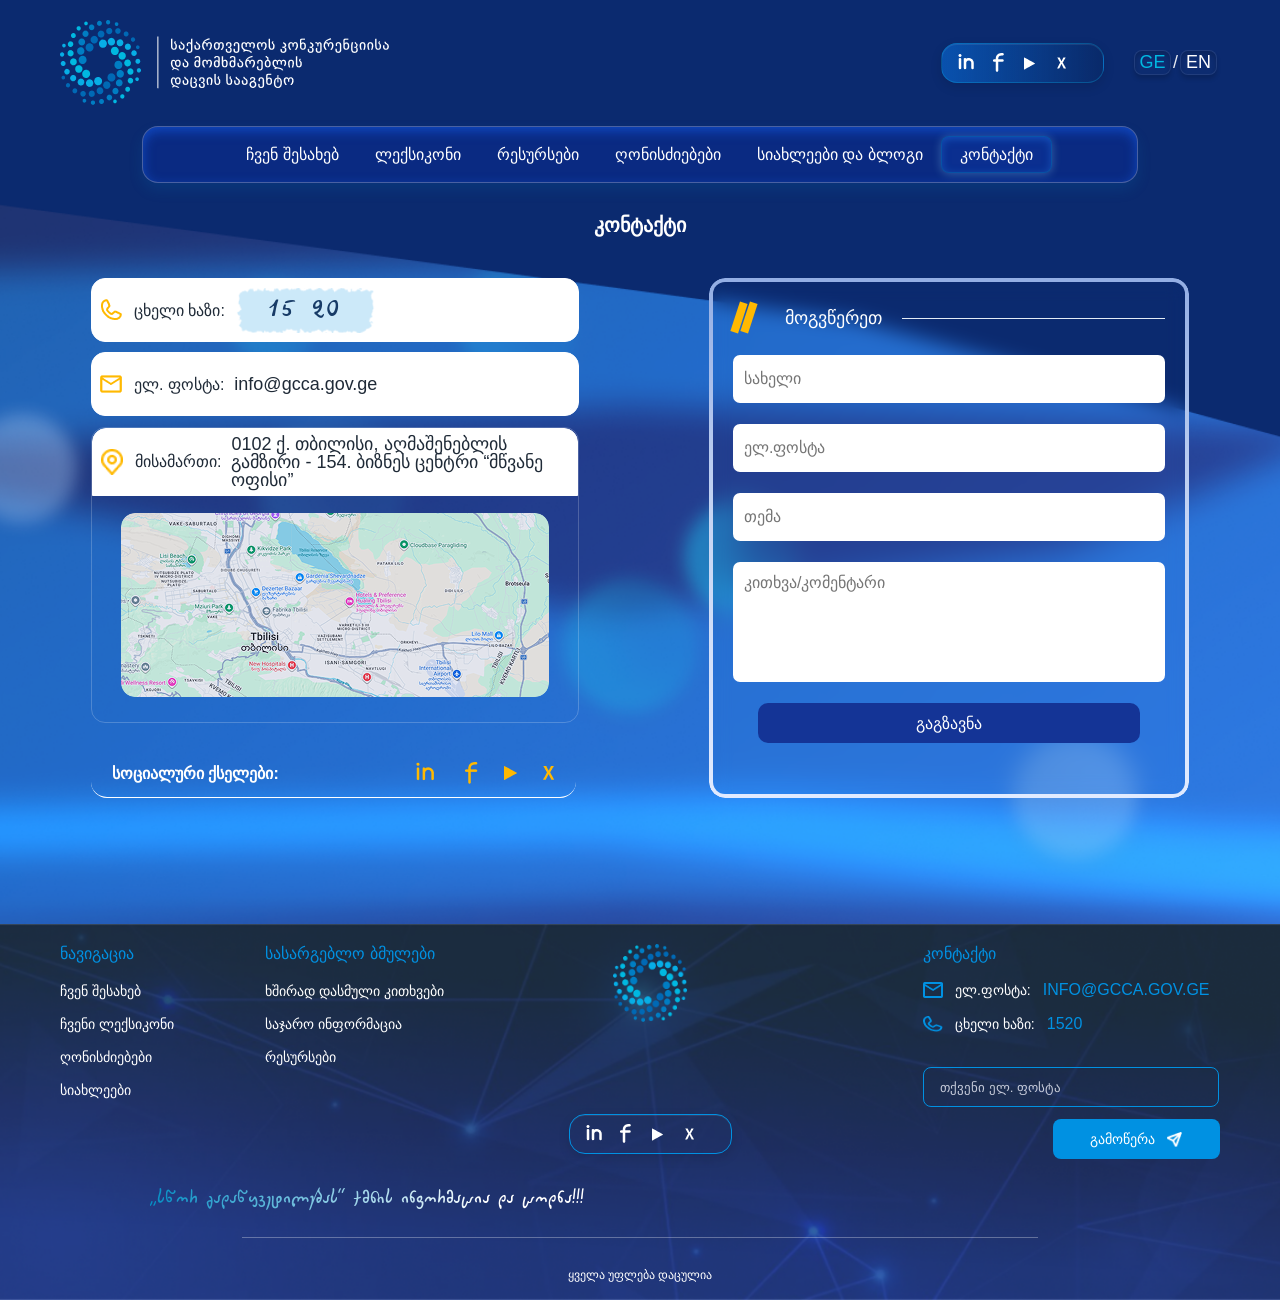
<file: contact.html>
<html lang="ka">
    <head>
        <meta charset="UTF-8" />
        <meta name="viewport" content="width=device-width, initial-scale=1.0" />
        <link rel="preconnect" href="https://fonts.googleapis.com" />
        <link rel="preconnect" href="https://fonts.gstatic.com" crossorigin />
        <link
            href="https://fonts.googleapis.com/css2?family=Poppins:wght@400;500;600&display=swap"
            rel="stylesheet"
        />
        <link rel="stylesheet" href="assets/css/style.css" />

        <title>competition</title>
    </head>
    <body>
        <header class="header">
            <div class="container header-top">
                <!-- LEFT: LOGO + TEXT -->
                <div class="header-left">
                    <a href="index.html" class="logo-link">
                        <img
                            src="assets/images/logo-header.png"
                            alt="logo"
                            class="logo"
                        />
                    </a>
                </div>

                <!-- RIGHT: SOCIAL + LANG -->
                <div class="header-right">
                    <div class="socials">
                        <a href="#" aria-label="Instragram"
                            ><img
                                src="assets/images/in-header.png"
                                alt="instagram"
                        /></a>
                        <a href="#" aria-label="Facebook"
                            ><img
                                src="assets/images/fb-header.png"
                                alt="facebook"
                        /></a>
                        <a href="#" aria-label="YouTube"
                            ><img src="assets/images/play.png" alt="youtube"
                        /></a>
                        <a href="#" aria-label="X (Twitter)"
                            ><img src="assets/images/x.png" alt="twitter"
                        /></a>
                    </div>

                    <div class="lang">
                        <a href="#" class="lang-link active">GE</a>

                        <span class="lang-divider">/</span>

                        <a href="#" class="lang-link">EN</a>
                    </div>
                </div>
            </div>

            <!-- NAVIGATION -->
            <nav class="nav">
                <a href="about.html">ჩვენ შესახებ</a>
                <a href="dictionary.html">ლექსიკონი</a>
                <a href="resources.html">რესურსები</a>
                <a href="event.html">ღონისძიებები</a>
                <a href="news.html">სიახლეები და ბლოგი</a>
                <a href="contact.html" class="active">კონტაქტი</a>
            </nav>
        </header>
        <section class="contact-section">
            <div class="contact-container">
                <h2 class="contact-title">კონტაქტი</h2>

                <div class="contact-content">
                    <!-- LEFT SIDE -->
                    <div class="contact-left">
                        <!-- PHONE -->
                        <div class="contact-info-card contact-info-card-small">
                            <div class="contact-info-icon">
                                <img
                                    src="assets/images/contact-call.png"
                                    alt="phone"
                                />
                            </div>

                            <span class="contact-info-label">ცხელი ხაზი:</span>

                            <a href="tel:1520" class="contact-hotline-number">
                                15 20
                            </a>
                        </div>

                        <!-- EMAIL -->
                        <div class="contact-info-card contact-info-card-small">
                            <div class="contact-info-icon">
                                <img
                                    src="assets/images/contact-mail.png"
                                    alt="mail"
                                />
                            </div>

                            <span class="contact-info-label">ელ. ფოსტა:</span>

                            <a
                                href="mailto:info@gcca.gov.ge"
                                class="contact-info-link"
                            >
                                info@gcca.gov.ge
                            </a>
                        </div>

                        <div class="contact-location-wrapper">
                            <!-- ADDRESS -->
                            <div
                                class="contact-info-card contact-info-card-big"
                            >
                                <div class="contact-info-icon">
                                    <img
                                        src="assets/images/contact-address.png"
                                        alt="location"
                                    />
                                </div>

                                <span class="contact-info-label">
                                    მისამართი:
                                </span>

                                <p class="contact-info-text">
                                    0102 ქ. თბილისი, აღმაშენებლის გამზირი - 154.
                                    ბიზნეს ცენტრი “მწვანე ოფისი”
                                </p>
                            </div>

                            <!-- MAP -->
                            <div class="contact-map-card">
                                <img
                                    src="assets/images/contact-map.png"
                                    alt="map"
                                />
                            </div>
                        </div>

                        <!-- SOCIAL -->
                        <div class="contact-socials">
                            <span class="contact-socials-title">
                                სოციალური ქსელები:
                            </span>

                            <div class="contact-social-icons">
                                <a href="#">
                                    <img
                                        src="assets/images/contact-in.png"
                                        alt="linkedin"
                                    />
                                </a>

                                <a href="#">
                                    <img
                                        src="assets/images/contact-fb.png"
                                        alt="facebook"
                                    />
                                </a>

                                <a href="#">
                                    <img
                                        src="assets/images/contact-play.png"
                                        alt="youtube"
                                    />
                                </a>

                                <a href="#">
                                    <img
                                        src="assets/images/contact-x.png"
                                        alt="x"
                                    />
                                </a>
                            </div>
                        </div>
                    </div>

                    <!-- RIGHT SIDE -->
                    <div class="contact-form-card">
                        <div class="contact-form-top">
                            <div class="contact-form-line"></div>

                            <h3 class="contact-form-title">მოგვწერეთ</h3>

                            <div class="contact-form-divider"></div>
                        </div>

                        <form class="contact-form">
                            <input type="text" placeholder="სახელი" />

                            <input type="email" placeholder="ელ.ფოსტა" />

                            <input type="text" placeholder="თემა" />

                            <textarea placeholder="კითხვა/კომენტარი"></textarea>

                            <button type="submit">გაგზავნა</button>
                        </form>
                    </div>
                </div>
            </div>
        </section>
        <footer class="footer">
            <div class="footer-overlay"></div>

            <div class="container footer-container">
                <!-- LEFT -->
                <div class="footer-column">
                    <h3 class="footer-heading">ნავიგაცია</h3>

                    <ul class="footer-links">
                        <li><a href="#">ჩვენ შესახებ</a></li>
                        <li><a href="#">ჩვენი ლექსიკონი</a></li>
                        <li><a href="#">ღონისძიებები</a></li>
                        <li><a href="#">სიახლეები</a></li>
                    </ul>
                </div>
                <!-- SECOND COLUMN -->

                <div class="footer-column footer-modules">
                    <h3 class="footer-heading">სასარგებლო ბმულები</h3>

                    <ul class="footer-links">
                        <li><a href="#">ხშირად დასმული კითხვები</a></li>
                        <li><a href="#">საჯარო ინფორმაცია</a></li>
                        <li><a href="#">რესურსები</a></li>
                    </ul>
                </div>

                <!-- CENTER -->
                <div class="footer-center">
                    <img
                        src="assets/images/logo.png"
                        alt="ლოგო"
                        class="footer-logo"
                    />

                    <div class="socials">
                        <a href="#" aria-label="Instragram"
                            ><img
                                src="assets/images/in-header.png"
                                alt="instagram"
                        /></a>
                        <a href="#" aria-label="Facebook"
                            ><img
                                src="assets/images/fb-header.png"
                                alt="facebook"
                        /></a>
                        <a href="#" aria-label="YouTube"
                            ><img src="assets/images/play.png" alt="youtube"
                        /></a>
                        <a href="#" aria-label="X (Twitter)"
                            ><img src="assets/images/x.png" alt="twitter"
                        /></a>
                    </div>
                </div>

                <!-- RIGHT -->
                <div class="footer-column footer-contact">
                    <h3 class="footer-heading">კონტაქტი</h3>

                    <div class="contact-item">
                        <img src="assets/images/footer-mail.png" alt="mail" />

                        <span class="contact-label">ელ.ფოსტა:</span>

                        <a href="mailto:info@gcca.gov.ge" class="contact-link">
                            INFO@GCCA.GOV.GE
                        </a>
                    </div>

                    <div class="contact-item">
                        <img src="assets/images/footer-call.png" alt="phone" />

                        <span class="contact-label">ცხელი ხაზი:</span>

                        <a href="tel:1520" class="contact-link"> 1520 </a>
                    </div>

                    <form class="footer-form">
                        <input type="email" placeholder="თქვენი ელ. ფოსტა" />

                        <button type="submit">
                            გამოწერა
                            <img
                                src="assets/images/footer-arrow.png"
                                alt="arrow"
                            />
                        </button>
                    </form>
                </div>
            </div>
            <div class="footer-quote">
                „სწორ გადაწყვეტილებას“ ქმნის ინფორმაცია და ცოდნა!!!
            </div>
            <div class="footer-line"></div>
            <div class="footer-bottom">ყველა უფლება დაცულია</div>
        </footer>
    </body>
</html>
</file>
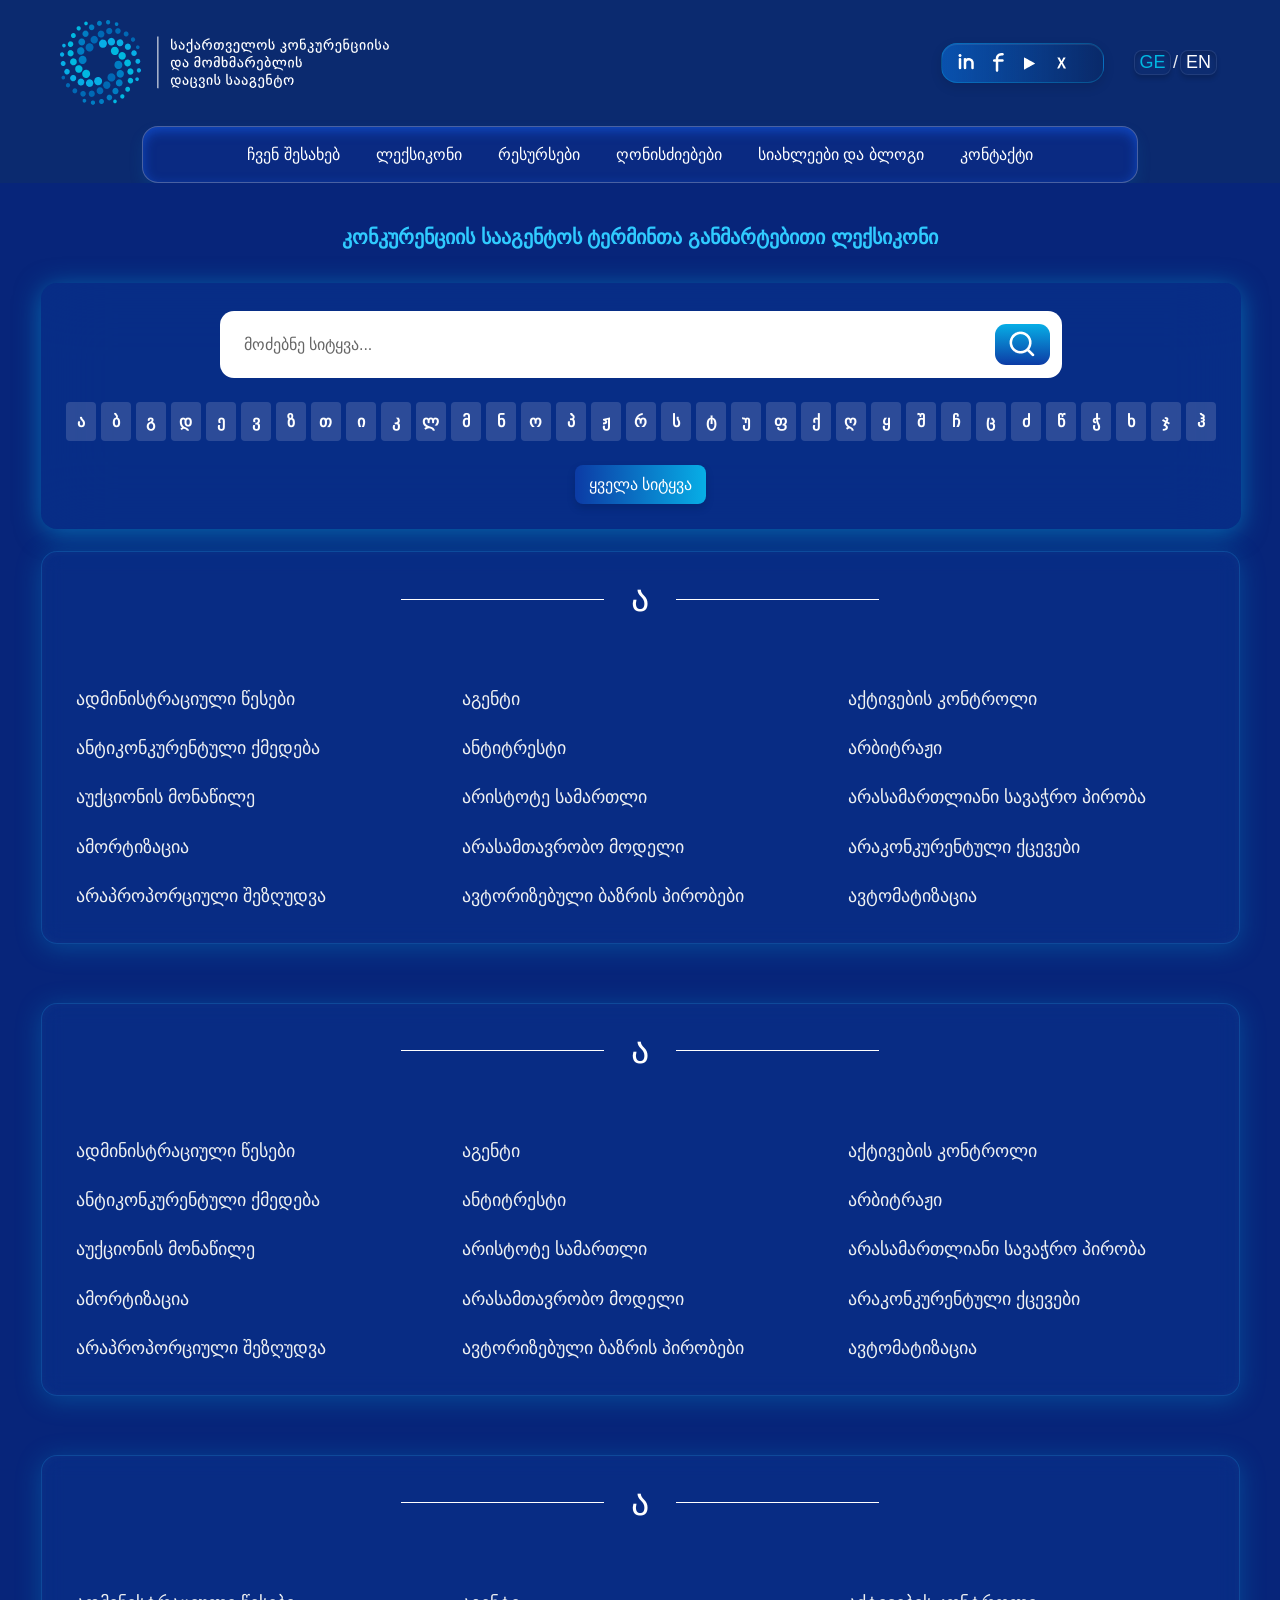
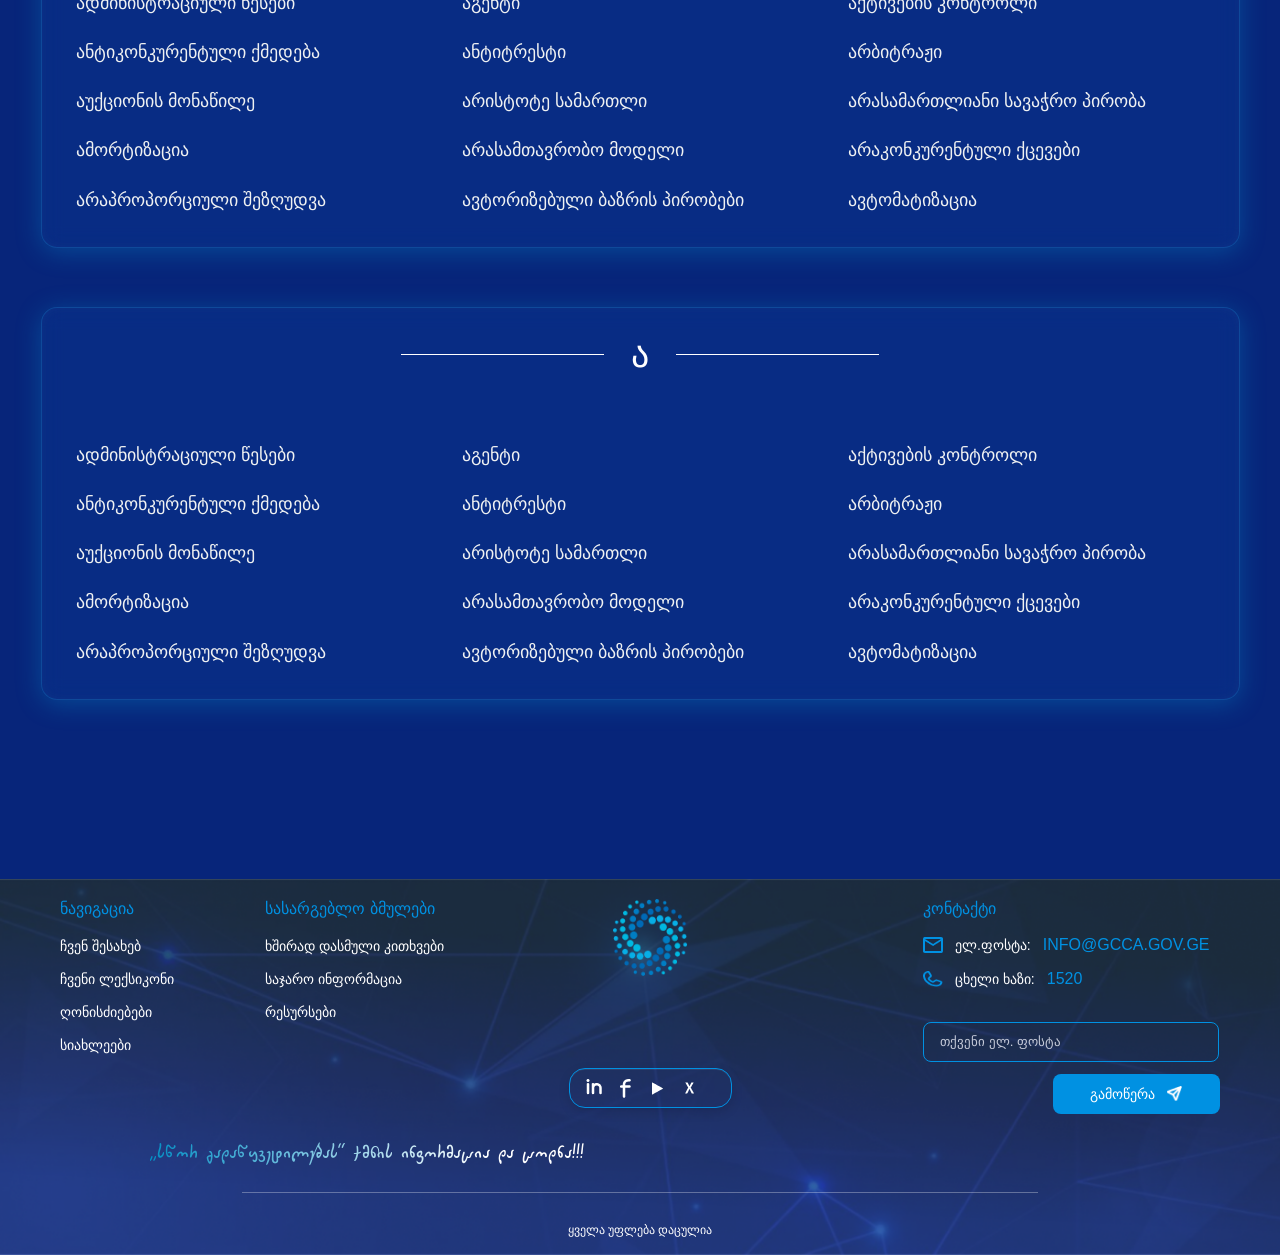
<file: dictionary-all.html>
<html lang="ka">
    <head>
        <meta charset="UTF-8" />
        <meta name="viewport" content="width=device-width, initial-scale=1.0" />
        <link rel="preconnect" href="https://fonts.googleapis.com" />
        <link rel="preconnect" href="https://fonts.gstatic.com" crossorigin />
        <link
            href="https://fonts.googleapis.com/css2?family=Poppins:wght@400;500;600&display=swap"
            rel="stylesheet"
        />
        <link rel="stylesheet" href="assets/css/style.css" />

        <title>competition</title>
    </head>
    <body>
        <header class="header">
            <div class="container header-top">
                <!-- LEFT: LOGO + TEXT -->
                <div class="header-left">
                    <a href="index.html" class="logo-link">
                        <img
                            src="assets/images/logo-header.png"
                            alt="logo"
                            class="logo"
                        />
                    </a>
                </div>

                <!-- RIGHT: SOCIAL + LANG -->
                <div class="header-right">
                    <div class="socials">
                        <a href="#" aria-label="Instragram"
                            ><img
                                src="assets/images/in-header.png"
                                alt="instagram"
                        /></a>
                        <a href="#" aria-label="Facebook"
                            ><img
                                src="assets/images/fb-header.png"
                                alt="facebook"
                        /></a>
                        <a href="#" aria-label="YouTube"
                            ><img src="assets/images/play.png" alt="youtube"
                        /></a>
                        <a href="#" aria-label="X (Twitter)"
                            ><img src="assets/images/x.png" alt="twitter"
                        /></a>
                    </div>

                    <div class="lang">
                        <a href="#" class="lang-link active">GE</a>

                        <span class="lang-divider">/</span>

                        <a href="#" class="lang-link">EN</a>
                    </div>
                </div>
            </div>

            <!-- NAVIGATION -->
            <nav class="nav">
                <a href="about.html">ჩვენ შესახებ</a>
                <a href="dictionary.html">ლექსიკონი</a>
                <a href="resources.html">რესურსები</a>
                <a href="event.html">ღონისძიებები</a>
                <a href="news.html">სიახლეები და ბლოგი</a>
                <a href="contact.html">კონტაქტი</a>
            </nav>
        </header>
        <section class="dictionary-all">
            <div class="dictionary-all-container">
                <p class="dictionary-all-search-text">
                    კონკურენციის სააგენტოს ტერმინთა განმარტებითი ლექსიკონი
                </p>

                <!-- SEARCH -->
                <div class="dictionary-all-search-wrapper">
                    <div class="dictionary-all-search-box">
                        <input
                            type="text"
                            placeholder="მოძებნე სიტყვა..."
                            class="dictionary-all-search-input"
                        />

                        <button class="dictionary-all-search-btn">
                            <img
                                src="assets/images/dictionary-search.png"
                                alt="search"
                            />
                        </button>
                    </div>

                    <!-- LETTERS -->
                    <div class="dictionary-all-letters">
                        <button>ა</button>
                        <button>ბ</button>
                        <button>გ</button>
                        <button>დ</button>
                        <button>ე</button>
                        <button>ვ</button>
                        <button>ზ</button>
                        <button>თ</button>
                        <button>ი</button>
                        <button>კ</button>
                        <button>ლ</button>
                        <button>მ</button>
                        <button>ნ</button>
                        <button>ო</button>
                        <button>პ</button>
                        <button>ჟ</button>
                        <button>რ</button>
                        <button>ს</button>
                        <button>ტ</button>
                        <button>უ</button>
                        <button>ფ</button>
                        <button>ქ</button>
                        <button>ღ</button>
                        <button>ყ</button>
                        <button>შ</button>
                        <button>ჩ</button>
                        <button>ც</button>
                        <button>ძ</button>
                        <button>წ</button>
                        <button>ჭ</button>
                        <button>ხ</button>
                        <button>ჯ</button>
                        <button>ჰ</button>
                    </div>

                    <button class="dictionary-all-show-btn">
                        ყველა სიტყვა
                    </button>
                </div>

                <!-- BIG CARD -->
                <div class="dictionary-all-card">
                    <!-- TITLE -->
                    <div class="dictionary-all-card-title">
                        <span></span>
                        <h2>ა</h2>
                        <span></span>
                    </div>

                    <!-- GRID -->
                    <div class="dictionary-all-grid">
                        <!-- ITEM -->
                        <div class="dictionary-all-item">
                            ადმინისტრაციული წესები
                        </div>

                        <div class="dictionary-all-item">აგენტი</div>

                        <div class="dictionary-all-item">
                            აქტივების კონტროლი
                        </div>

                        <div class="dictionary-all-item">
                            ანტიკონკურენტული ქმედება
                        </div>

                        <div class="dictionary-all-item">ანტიტრესტი</div>

                        <div class="dictionary-all-item">არბიტრაჟი</div>

                        <div class="dictionary-all-item">
                            აუქციონის მონაწილე
                        </div>

                        <div class="dictionary-all-item">არისტოტე სამართლი</div>

                        <div class="dictionary-all-item">
                            არასამართლიანი სავაჭრო პირობა
                        </div>

                        <div class="dictionary-all-item">ამორტიზაცია</div>

                        <div class="dictionary-all-item">
                            არასამთავრობო მოდელი
                        </div>

                        <div class="dictionary-all-item">
                            არაკონკურენტული ქცევები
                        </div>

                        <div class="dictionary-all-item">
                            არაპროპორციული შეზღუდვა
                        </div>

                        <div class="dictionary-all-item">
                            ავტორიზებული ბაზრის პირობები
                        </div>

                        <div class="dictionary-all-item">ავტომატიზაცია</div>
                    </div>
                </div>
                <div class="dictionary-all-card">
                    <!-- TITLE -->
                    <div class="dictionary-all-card-title">
                        <span></span>
                        <h2>ა</h2>
                        <span></span>
                    </div>

                    <!-- GRID -->
                    <div class="dictionary-all-grid">
                        <!-- ITEM -->
                        <div class="dictionary-all-item">
                            ადმინისტრაციული წესები
                        </div>

                        <div class="dictionary-all-item">აგენტი</div>

                        <div class="dictionary-all-item">
                            აქტივების კონტროლი
                        </div>

                        <div class="dictionary-all-item">
                            ანტიკონკურენტული ქმედება
                        </div>

                        <div class="dictionary-all-item">ანტიტრესტი</div>

                        <div class="dictionary-all-item">არბიტრაჟი</div>

                        <div class="dictionary-all-item">
                            აუქციონის მონაწილე
                        </div>

                        <div class="dictionary-all-item">არისტოტე სამართლი</div>

                        <div class="dictionary-all-item">
                            არასამართლიანი სავაჭრო პირობა
                        </div>

                        <div class="dictionary-all-item">ამორტიზაცია</div>

                        <div class="dictionary-all-item">
                            არასამთავრობო მოდელი
                        </div>

                        <div class="dictionary-all-item">
                            არაკონკურენტული ქცევები
                        </div>

                        <div class="dictionary-all-item">
                            არაპროპორციული შეზღუდვა
                        </div>

                        <div class="dictionary-all-item">
                            ავტორიზებული ბაზრის პირობები
                        </div>

                        <div class="dictionary-all-item">ავტომატიზაცია</div>
                    </div>
                </div>
                <div class="dictionary-all-card">
                    <!-- TITLE -->
                    <div class="dictionary-all-card-title">
                        <span></span>
                        <h2>ა</h2>
                        <span></span>
                    </div>

                    <!-- GRID -->
                    <div class="dictionary-all-grid">
                        <!-- ITEM -->
                        <div class="dictionary-all-item">
                            ადმინისტრაციული წესები
                        </div>

                        <div class="dictionary-all-item">აგენტი</div>

                        <div class="dictionary-all-item">
                            აქტივების კონტროლი
                        </div>

                        <div class="dictionary-all-item">
                            ანტიკონკურენტული ქმედება
                        </div>

                        <div class="dictionary-all-item">ანტიტრესტი</div>

                        <div class="dictionary-all-item">არბიტრაჟი</div>

                        <div class="dictionary-all-item">
                            აუქციონის მონაწილე
                        </div>

                        <div class="dictionary-all-item">არისტოტე სამართლი</div>

                        <div class="dictionary-all-item">
                            არასამართლიანი სავაჭრო პირობა
                        </div>

                        <div class="dictionary-all-item">ამორტიზაცია</div>

                        <div class="dictionary-all-item">
                            არასამთავრობო მოდელი
                        </div>

                        <div class="dictionary-all-item">
                            არაკონკურენტული ქცევები
                        </div>

                        <div class="dictionary-all-item">
                            არაპროპორციული შეზღუდვა
                        </div>

                        <div class="dictionary-all-item">
                            ავტორიზებული ბაზრის პირობები
                        </div>

                        <div class="dictionary-all-item">ავტომატიზაცია</div>
                    </div>
                </div>
                <div class="dictionary-all-card">
                    <!-- TITLE -->
                    <div class="dictionary-all-card-title">
                        <span></span>
                        <h2>ა</h2>
                        <span></span>
                    </div>

                    <!-- GRID -->
                    <div class="dictionary-all-grid">
                        <!-- ITEM -->
                        <div class="dictionary-all-item">
                            ადმინისტრაციული წესები
                        </div>

                        <div class="dictionary-all-item">აგენტი</div>

                        <div class="dictionary-all-item">
                            აქტივების კონტროლი
                        </div>

                        <div class="dictionary-all-item">
                            ანტიკონკურენტული ქმედება
                        </div>

                        <div class="dictionary-all-item">ანტიტრესტი</div>

                        <div class="dictionary-all-item">არბიტრაჟი</div>

                        <div class="dictionary-all-item">
                            აუქციონის მონაწილე
                        </div>

                        <div class="dictionary-all-item">არისტოტე სამართლი</div>

                        <div class="dictionary-all-item">
                            არასამართლიანი სავაჭრო პირობა
                        </div>

                        <div class="dictionary-all-item">ამორტიზაცია</div>

                        <div class="dictionary-all-item">
                            არასამთავრობო მოდელი
                        </div>

                        <div class="dictionary-all-item">
                            არაკონკურენტული ქცევები
                        </div>

                        <div class="dictionary-all-item">
                            არაპროპორციული შეზღუდვა
                        </div>

                        <div class="dictionary-all-item">
                            ავტორიზებული ბაზრის პირობები
                        </div>

                        <div class="dictionary-all-item">ავტომატიზაცია</div>
                    </div>
                </div>
            </div>
        </section>
        <footer class="footer">
            <div class="footer-overlay"></div>

            <div class="container footer-container">
                <!-- LEFT -->
                <div class="footer-column">
                    <h3 class="footer-heading">ნავიგაცია</h3>

                    <ul class="footer-links">
                        <li><a href="#">ჩვენ შესახებ</a></li>
                        <li><a href="#">ჩვენი ლექსიკონი</a></li>
                        <li><a href="#">ღონისძიებები</a></li>
                        <li><a href="#">სიახლეები</a></li>
                    </ul>
                </div>
                <!-- SECOND COLUMN -->

                <div class="footer-column footer-modules">
                    <h3 class="footer-heading">სასარგებლო ბმულები</h3>

                    <ul class="footer-links">
                        <li><a href="#">ხშირად დასმული კითხვები</a></li>
                        <li><a href="#">საჯარო ინფორმაცია</a></li>
                        <li><a href="#">რესურსები</a></li>
                    </ul>
                </div>

                <!-- CENTER -->
                <div class="footer-center">
                    <img
                        src="assets/images/logo.png"
                        alt="ლოგო"
                        class="footer-logo"
                    />

                    <div class="socials">
                        <a href="#" aria-label="Instragram"
                            ><img
                                src="assets/images/in-header.png"
                                alt="instagram"
                        /></a>
                        <a href="#" aria-label="Facebook"
                            ><img
                                src="assets/images/fb-header.png"
                                alt="facebook"
                        /></a>
                        <a href="#" aria-label="YouTube"
                            ><img src="assets/images/play.png" alt="youtube"
                        /></a>
                        <a href="#" aria-label="X (Twitter)"
                            ><img src="assets/images/x.png" alt="twitter"
                        /></a>
                    </div>
                </div>

                <!-- RIGHT -->
                <div class="footer-column footer-contact">
                    <h3 class="footer-heading">კონტაქტი</h3>

                    <div class="contact-item">
                        <img src="assets/images/footer-mail.png" alt="mail" />

                        <span class="contact-label">ელ.ფოსტა:</span>

                        <a href="mailto:info@gcca.gov.ge" class="contact-link">
                            INFO@GCCA.GOV.GE
                        </a>
                    </div>

                    <div class="contact-item">
                        <img src="assets/images/footer-call.png" alt="phone" />

                        <span class="contact-label">ცხელი ხაზი:</span>

                        <a href="tel:1520" class="contact-link"> 1520 </a>
                    </div>

                    <form class="footer-form">
                        <input type="email" placeholder="თქვენი ელ. ფოსტა" />

                        <button type="submit">
                            გამოწერა
                            <img
                                src="assets/images/footer-arrow.png"
                                alt="arrow"
                            />
                        </button>
                    </form>
                </div>
            </div>
            <div class="footer-quote">
                „სწორ გადაწყვეტილებას“ ქმნის ინფორმაცია და ცოდნა!!!
            </div>
            <div class="footer-line"></div>
            <div class="footer-bottom">ყველა უფლება დაცულია</div>
        </footer>
    </body>
</html>
</file>
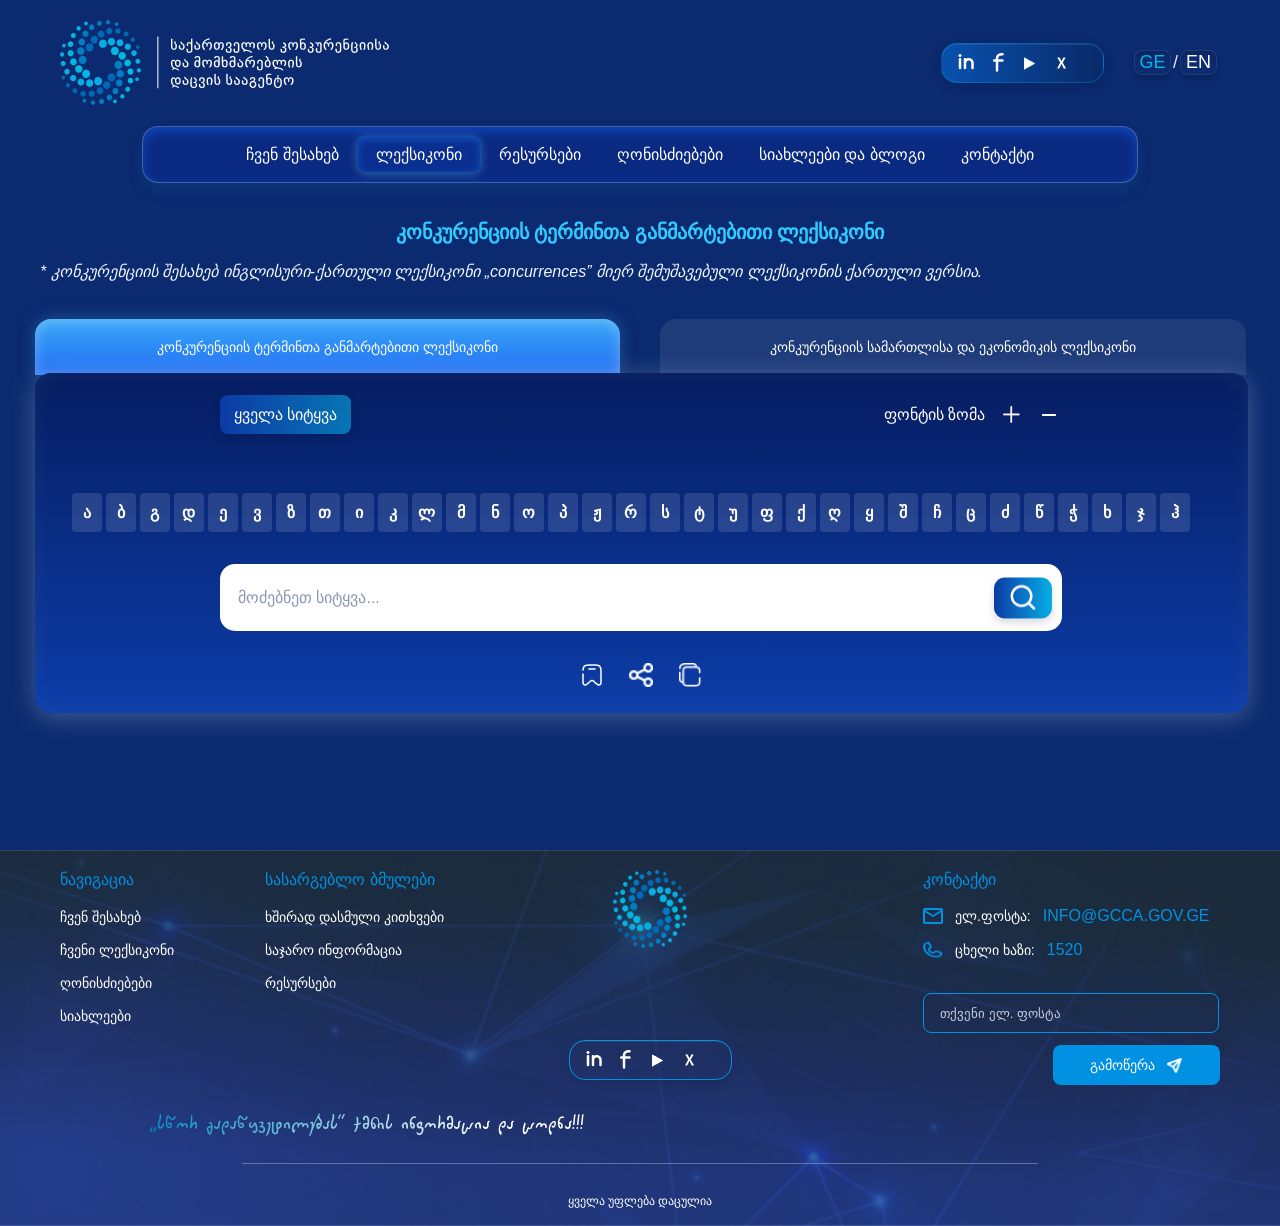
<file: dictionary.html>
<html lang="ka">
    <head>
        <meta charset="UTF-8" />
        <meta name="viewport" content="width=device-width, initial-scale=1.0" />
        <link rel="preconnect" href="https://fonts.googleapis.com" />
        <link rel="preconnect" href="https://fonts.gstatic.com" crossorigin />
        <link
            href="https://fonts.googleapis.com/css2?family=Poppins:wght@400;500;600&display=swap"
            rel="stylesheet"
        />
        <link rel="stylesheet" href="assets/css/style.css" />

        <title>competition</title>
    </head>
    <body>
        <header class="header">
            <div class="container header-top">
                <!-- LEFT: LOGO + TEXT -->
                <div class="header-left">
                    <a href="index.html" class="logo-link">
                        <img
                            src="assets/images/logo-header.png"
                            alt="logo"
                            class="logo"
                        />
                    </a>
                </div>

                <!-- RIGHT: SOCIAL + LANG -->
                <div class="header-right">
                    <div class="socials">
                        <a href="#" aria-label="Instragram"
                            ><img
                                src="assets/images/in-header.png"
                                alt="instagram"
                        /></a>
                        <a href="#" aria-label="Facebook"
                            ><img
                                src="assets/images/fb-header.png"
                                alt="facebook"
                        /></a>
                        <a href="#" aria-label="YouTube"
                            ><img src="assets/images/play.png" alt="youtube"
                        /></a>
                        <a href="#" aria-label="X (Twitter)"
                            ><img src="assets/images/x.png" alt="twitter"
                        /></a>
                    </div>

                    <div class="lang">
                        <a href="#" class="lang-link active">GE</a>

                        <span class="lang-divider">/</span>

                        <a href="#" class="lang-link">EN</a>
                    </div>
                </div>
            </div>

            <!-- NAVIGATION -->
            <nav class="nav">
                <a href="about.html">ჩვენ შესახებ</a>
                <a href="dictionary.html" class="active">ლექსიკონი</a>
                <a href="resources.html">რესურსები</a>
                <a href="event.html">ღონისძიებები</a>
                <a href="news.html">სიახლეები და ბლოგი</a>
                <a href="contact.html">კონტაქტი</a>
            </nav>
        </header>
        <section class="dictionary-page-section">
            <div class="dictionary-page-container">
                <!-- TITLE -->
                <h1 class="dictionary-page-title">
                    კონკურენციის ტერმინთა განმარტებითი ლექსიკონი
                </h1>

                <!-- DESCRIPTION -->
                <p class="dictionary-page-description">
                    * კონკურენციის შესახებ ინგლისური-ქართული ლექსიკონი
                    „concurrences” მიერ შემუშავებული ლექსიკონის ქართული ვერსია.
                </p>

                <!-- MAIN CARD -->
                <div class="dictionary-page-card">
                    <!-- TABS -->
                    <div class="dictionary-page-tabs">
                        <button class="dictionary-page-tab active">
                            კონკურენციის ტერმინთა განმარტებითი ლექსიკონი
                        </button>

                        <button class="dictionary-page-tab">
                            კონკურენციის სამართლისა და ეკონომიკის ლექსიკონი
                        </button>
                    </div>

                    <!-- INNER CARD -->
                    <div class="dictionary-page-inner">
                        <!-- CONTENT WRAPPER -->
                        <div class="dictionary-page-content">
                            <!-- TOP BAR -->
                            <div class="dictionary-page-topbar">
                                <button class="dictionary-page-all-btn">
                                    ყველა სიტყვა
                                </button>

                                <div class="dictionary-page-font-controls">
                                    <span>ფონტის ზომა</span>

                                    <button>
                                        <img
                                            src="assets/images/plus.png"
                                            alt="plus"
                                        />
                                    </button>
                                    <button>
                                        <img
                                            src="assets/images/minus.png"
                                            alt="minus"
                                        />
                                    </button>
                                </div>
                            </div>
                        </div>

                        <!-- LETTERS -->
                        <div class="dictionary-page-letters">
                            <button>ა</button>
                            <button>ბ</button>
                            <button>გ</button>
                            <button>დ</button>
                            <button>ე</button>
                            <button>ვ</button>
                            <button>ზ</button>
                            <button>თ</button>
                            <button>ი</button>
                            <button>კ</button>
                            <button>ლ</button>
                            <button>მ</button>
                            <button>ნ</button>
                            <button>ო</button>
                            <button>პ</button>
                            <button>ჟ</button>
                            <button>რ</button>
                            <button>ს</button>
                            <button>ტ</button>
                            <button>უ</button>
                            <button>ფ</button>
                            <button>ქ</button>
                            <button>ღ</button>
                            <button>ყ</button>
                            <button>შ</button>
                            <button>ჩ</button>
                            <button>ც</button>
                            <button>ძ</button>
                            <button>წ</button>
                            <button>ჭ</button>
                            <button>ხ</button>
                            <button>ჯ</button>
                            <button>ჰ</button>
                        </div>

                        <!-- SEARCH -->
                        <div class="dictionary-page-search">
                            <input
                                type="text"
                                placeholder="მოძებნეთ სიტყვა..."
                            />

                            <button class="dictionary-page-search-btn">
                                <img
                                    src="assets/images/dictionary-search.png"
                                    alt="search"
                                />
                            </button>
                        </div>

                        <!-- ACTIONS -->
                        <div class="dictionary-page-actions">
                            <button>
                                <img
                                    src="assets/images/dictionary-actions1.png"
                                    alt=""
                                />
                            </button>

                            <button>
                                <img
                                    src="assets/images/dictionary-actions2.png"
                                    alt=""
                                />
                            </button>

                            <button>
                                <img
                                    src="assets/images/dictionary-actions3.png"
                                    alt=""
                                />
                            </button>
                        </div>
                    </div>
                </div>
            </div>
        </section>
        <footer class="footer">
            <div class="footer-overlay"></div>

            <div class="container footer-container">
                <!-- LEFT -->
                <div class="footer-column">
                    <h3 class="footer-heading">ნავიგაცია</h3>

                    <ul class="footer-links">
                        <li><a href="#">ჩვენ შესახებ</a></li>
                        <li><a href="#">ჩვენი ლექსიკონი</a></li>
                        <li><a href="#">ღონისძიებები</a></li>
                        <li><a href="#">სიახლეები</a></li>
                    </ul>
                </div>
                <!-- SECOND COLUMN -->

                <div class="footer-column footer-modules">
                    <h3 class="footer-heading">სასარგებლო ბმულები</h3>

                    <ul class="footer-links">
                        <li><a href="#">ხშირად დასმული კითხვები</a></li>
                        <li><a href="#">საჯარო ინფორმაცია</a></li>
                        <li><a href="#">რესურსები</a></li>
                    </ul>
                </div>

                <!-- CENTER -->
                <div class="footer-center">
                    <img
                        src="assets/images/logo.png"
                        alt="ლოგო"
                        class="footer-logo"
                    />

                    <div class="socials">
                        <a href="#" aria-label="Instragram"
                            ><img
                                src="assets/images/in-header.png"
                                alt="instagram"
                        /></a>
                        <a href="#" aria-label="Facebook"
                            ><img
                                src="assets/images/fb-header.png"
                                alt="facebook"
                        /></a>
                        <a href="#" aria-label="YouTube"
                            ><img src="assets/images/play.png" alt="youtube"
                        /></a>
                        <a href="#" aria-label="X (Twitter)"
                            ><img src="assets/images/x.png" alt="twitter"
                        /></a>
                    </div>
                </div>

                <!-- RIGHT -->
                <div class="footer-column footer-contact">
                    <h3 class="footer-heading">კონტაქტი</h3>

                    <div class="contact-item">
                        <img src="assets/images/footer-mail.png" alt="mail" />

                        <span class="contact-label">ელ.ფოსტა:</span>

                        <a href="mailto:info@gcca.gov.ge" class="contact-link">
                            INFO@GCCA.GOV.GE
                        </a>
                    </div>

                    <div class="contact-item">
                        <img src="assets/images/footer-call.png" alt="phone" />

                        <span class="contact-label">ცხელი ხაზი:</span>

                        <a href="tel:1520" class="contact-link"> 1520 </a>
                    </div>

                    <form class="footer-form">
                        <input type="email" placeholder="თქვენი ელ. ფოსტა" />

                        <button type="submit">
                            გამოწერა
                            <img
                                src="assets/images/footer-arrow.png"
                                alt="arrow"
                            />
                        </button>
                    </form>
                </div>
            </div>
            <div class="footer-quote">
                „სწორ გადაწყვეტილებას“ ქმნის ინფორმაცია და ცოდნა!!!
            </div>
            <div class="footer-line"></div>
            <div class="footer-bottom">ყველა უფლება დაცულია</div>
        </footer>
    </body>
</html>
</file>
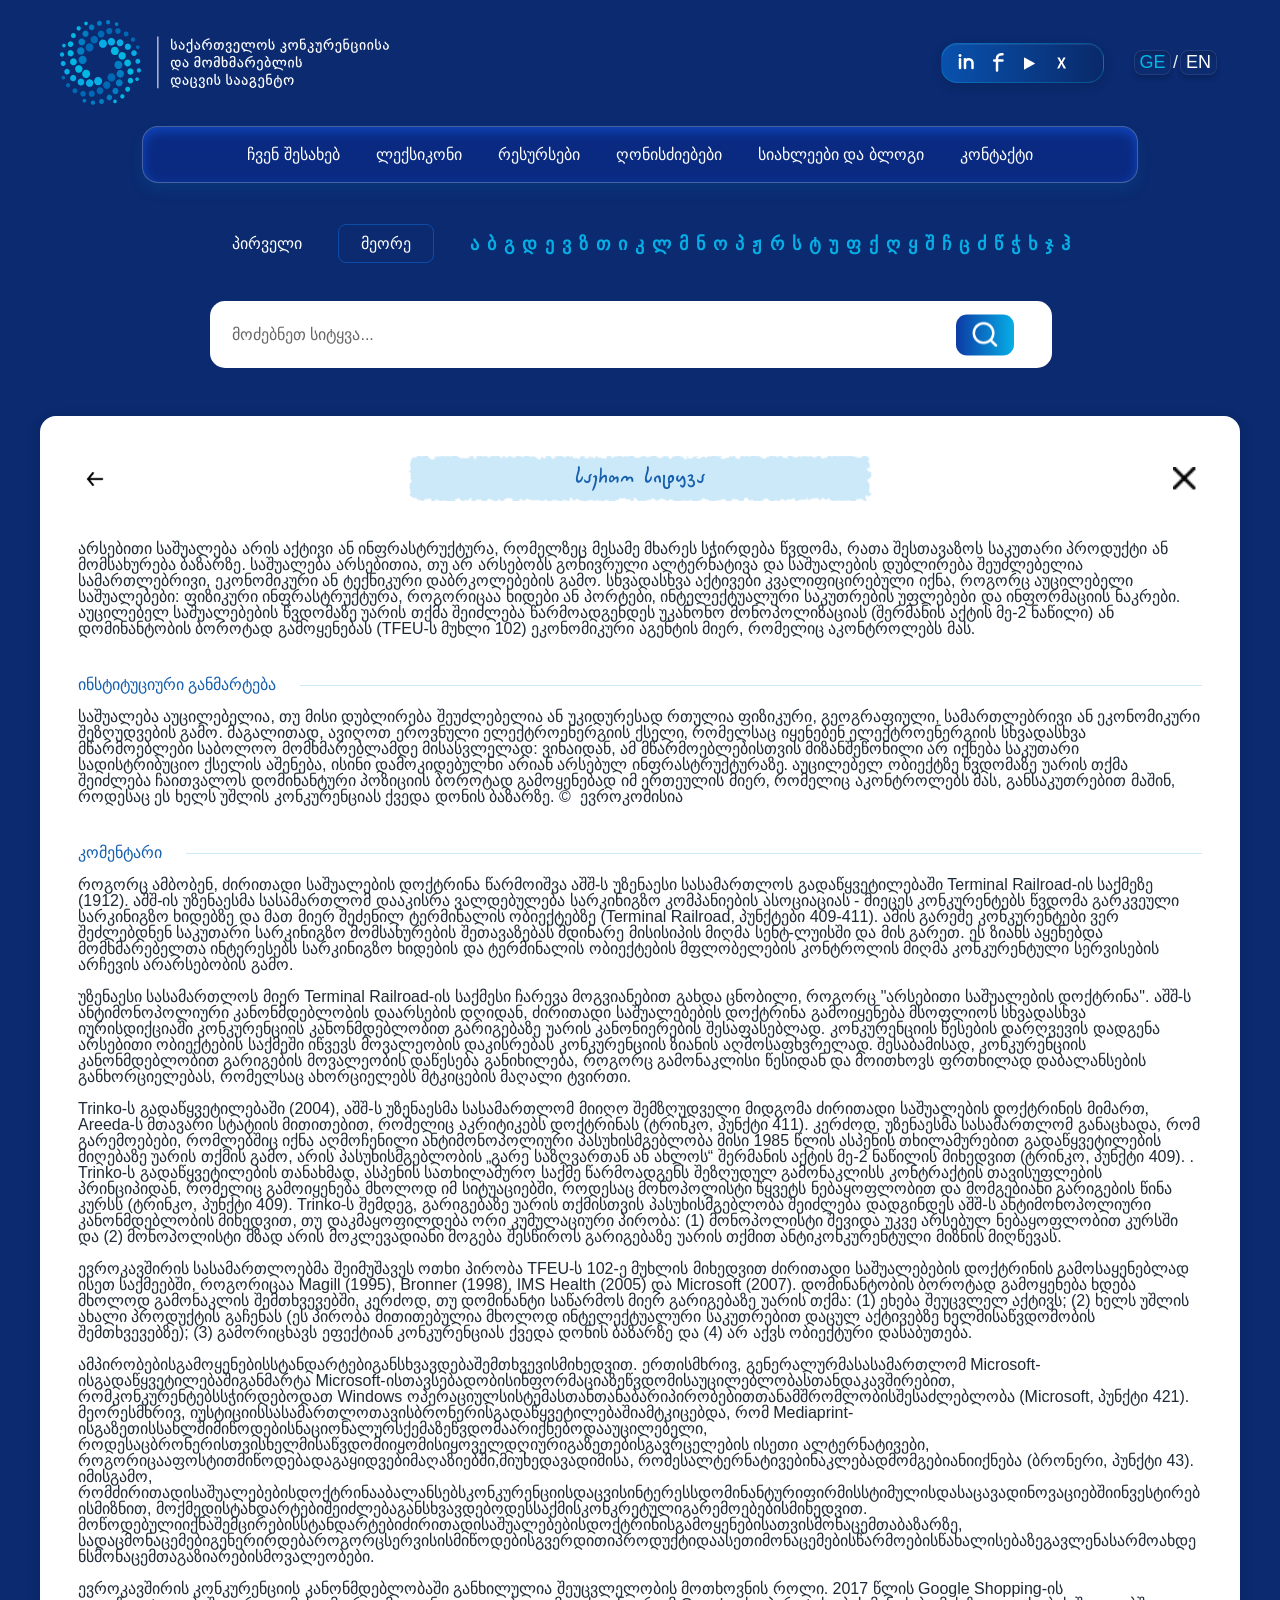
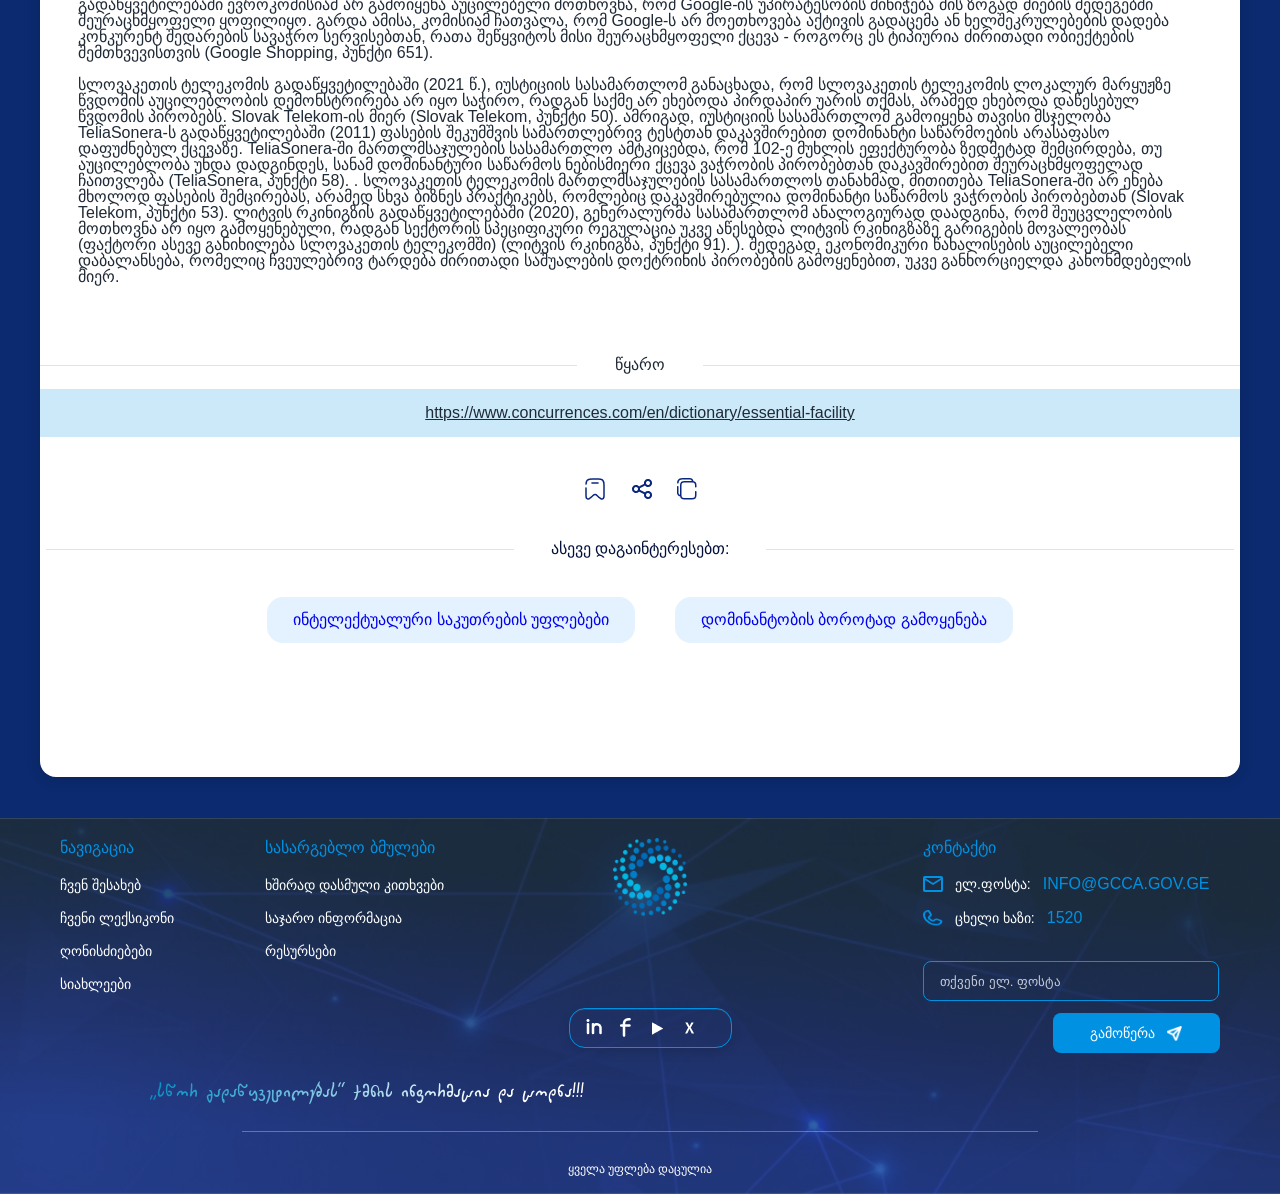
<file: dictionary1.html>
<html lang="ka">
    <head>
        <meta charset="UTF-8" />
        <meta name="viewport" content="width=device-width, initial-scale=1.0" />
        <link rel="preconnect" href="https://fonts.googleapis.com" />
        <link rel="preconnect" href="https://fonts.gstatic.com" crossorigin />
        <link
            href="https://fonts.googleapis.com/css2?family=Poppins:wght@400;500;600&display=swap"
            rel="stylesheet"
        />
        <link rel="stylesheet" href="assets/css/style.css" />

        <title>competition</title>
    </head>
    <body>
       <header class="header">
            <div class="container header-top">
                <!-- LEFT: LOGO + TEXT -->
                <div class="header-left">
                    <a href="index.html" class="logo-link">
                        <img
                            src="assets/images/logo-header.png"
                            alt="logo"
                            class="logo"
                        />
                    </a>
                </div>

                <!-- RIGHT: SOCIAL + LANG -->
                <div class="header-right">
                    <div class="socials">
                        <a href="#" aria-label="Instragram"
                            ><img
                                src="assets/images/in-header.png"
                                alt="instagram"
                        /></a>
                        <a href="#" aria-label="Facebook"
                            ><img
                                src="assets/images/fb-header.png"
                                alt="facebook"
                        /></a>
                        <a href="#" aria-label="YouTube"
                            ><img src="assets/images/play.png" alt="youtube"
                        /></a>
                        <a href="#" aria-label="X (Twitter)"
                            ><img src="assets/images/x.png" alt="twitter"
                        /></a>
                    </div>

                    <div class="lang">
                        <a href="#" class="lang-link active">GE</a>

                        <span class="lang-divider">/</span>

                        <a href="#" class="lang-link">EN</a>
                    </div>
                </div>
            </div>

            <!-- NAVIGATION -->
             <nav class="nav">
                <a href="about.html">ჩვენ შესახებ</a>
                <a href="dictionary.html">ლექსიკონი</a>
                <a href="resources.html">რესურსები</a>
                <a href="event.html">ღონისძიებები</a>
                <a href="news.html">სიახლეები და ბლოგი</a>
                <a href="contact.html">კონტაქტი</a>
            </nav>
        </header>
        <section class="dictionary-inner-page">
            <div class="dictionary-inner-container">
                <!-- SEARCH AREA -->
                <div class="dictionary-inner-search-wrapper">
                    <!-- TOP ROW -->
                    <div class="dictionary-inner-top-row">
                        <!-- LEFT -->
                        <div class="dictionary-inner-categories">
                            <button class="dictionary-inner-category-btn">
                                პირველი
                            </button>

                            <button
                                class="dictionary-inner-category-btn active"
                            >
                                მეორე
                            </button>
                        </div>

                        <!-- RIGHT -->
                        <div class="dictionary-inner-letters">
                            <button>ა</button>
                            <button>ბ</button>
                            <button>გ</button>
                            <button>დ</button>
                            <button>ე</button>
                            <button>ვ</button>
                            <button>ზ</button>
                            <button>თ</button>
                            <button>ი</button>
                            <button>კ</button>
                            <button>ლ</button>
                            <button>მ</button>
                            <button>ნ</button>
                            <button>ო</button>
                            <button>პ</button>
                            <button>ჟ</button>
                            <button>რ</button>
                            <button>ს</button>
                            <button>ტ</button>
                            <button>უ</button>
                            <button>ფ</button>
                            <button>ქ</button>
                            <button>ღ</button>
                            <button>ყ</button>
                            <button>შ</button>
                            <button>ჩ</button>
                            <button>ც</button>
                            <button>ძ</button>
                            <button>წ</button>
                            <button>ჭ</button>
                            <button>ხ</button>
                            <button>ჯ</button>
                            <button>ჰ</button>
                        </div>
                    </div>

                    <!-- SEARCH -->
                    <div class="dictionary-inner-search">
                        <input type="text" placeholder="მოძებნეთ სიტყვა..." />

                        <button class="dictionary-inner-search-btn">
                            <img
                                src="assets/images/dictionary-search.png"
                                alt="search"
                            />
                        </button>
                    </div>
                </div>

                <!-- CONTENT CARD -->
                <div class="dictionary-inner-card">
                    <!-- TOP -->
                    <div class="dictionary-inner-card-top">
                        <button class="dictionary-inner-back-btn">
                            <img
                                src="assets/images/dictionary-inner-arrow.png"
                                alt=""
                            />
                        </button>

                        <div class="dictionary-inner-title">საერთო სიტყვა</div>

                        <button class="dictionary-inner-close-btn">
                            <img
                                src="assets/images/dictionary-inner-x.png"
                                alt=""
                            />
                        </button>
                    </div>

                    <div class="dictionary-inner-content">
                        <!-- INTRO TEXT -->
                        <div class="dictionary-inner-section">
                            <p class="dictionary-inner-section-text">
                                არსებითი საშუალება არის აქტივი ან
                                ინფრასტრუქტურა, რომელზეც მესამე მხარეს სჭირდება
                                წვდომა, რათა შესთავაზოს საკუთარი პროდუქტი ან
                                მომსახურება ბაზარზე. საშუალება არსებითია, თუ არ
                                არსებობს გონივრული ალტერნატივა და საშუალების
                                დუბლირება შეუძლებელია სამართლებრივი, ეკონომიკური
                                ან ტექნიკური დაბრკოლებების გამო. სხვადასხვა
                                აქტივები კვალიფიცირებული იქნა, როგორც აუცილებელი
                                საშუალებები: ფიზიკური ინფრასტრუქტურა, როგორიცაა
                                ხიდები ან პორტები, ინტელექტუალური საკუთრების
                                უფლებები და ინფორმაციის ნაკრები. აუცილებელ
                                საშუალებების წვდომაზე უარის თქმა შეიძლება
                                წარმოადგენდეს უკანონო მონოპოლიზაციას (შერმანის
                                აქტის მე-2 ნაწილი) ან დომინანტობის ბოროტად
                                გამოყენებას (TFEU-ს მუხლი 102) ეკონომიკური
                                აგენტის მიერ, რომელიც აკონტროლებს მას.
                            </p>
                        </div>

                        <!-- SECTION -->
                        <div class="dictionary-inner-section">
                            <div class="dictionary-inner-section-head">
                                <h3 class="dictionary-inner-section-title">
                                    ინსტიტუციური განმარტება
                                </h3>

                                <div class="dictionary-inner-divider"></div>
                            </div>

                            <p class="dictionary-inner-section-text">
                                საშუალება აუცილებელია, თუ მისი დუბლირება
                                შეუძლებელია ან უკიდურესად რთულია ფიზიკური,
                                გეოგრაფიული, სამართლებრივი ან ეკონომიკური
                                შეზღუდვების გამო. მაგალითად, ავიღოთ ეროვნული
                                ელექტროენერგიის ქსელი, რომელსაც იყენებენ
                                ელექტროენერგიის სხვადასხვა მწარმოებლები საბოლოო
                                მომხმარებლამდე მისასვლელად: ვინაიდან, ამ
                                მწარმოებლებისთვის მიზანშეწონილი არ იქნება
                                საკუთარი სადისტრიბუციო ქსელის აშენება, ისინი
                                დამოკიდებულნი არიან არსებულ ინფრასტრუქტურაზე.
                                აუცილებელ ობიექტზე წვდომაზე უარის თქმა შეიძლება
                                ჩაითვალოს დომინანტური პოზიციის ბოროტად
                                გამოყენებად იმ ერთეულის მიერ, რომელიც
                                აკონტროლებს მას, განსაკუთრებით მაშინ, როდესაც ეს
                                ხელს უშლის კონკურენციას ქვედა დონის ბაზარზე.
                                ©  ევროკომისია
                            </p>
                        </div>

                        <!-- SECTION -->
                        <div class="dictionary-inner-section">
                            <div class="dictionary-inner-section-head">
                                <h3 class="dictionary-inner-section-title">
                                    კომენტარი
                                </h3>

                                <div class="dictionary-inner-divider"></div>
                            </div>

                            <p class="dictionary-inner-section-text">
                                როგორც ამბობენ, ძირითადი საშუალების დოქტრინა
                                წარმოიშვა აშშ-ს უზენაესი სასამართლოს
                                გადაწყვეტილებაში Terminal Railroad-ის საქმეზე
                                (1912). აშშ-ის უზენაესმა სასამართლომ დააკისრა
                                ვალდებულება სარკინიგზო კომპანიების ასოციაციას -
                                მიეცეს კონკურენტებს წვდომა გარკვეული სარკინიგზო
                                ხიდებზე და მათ მიერ შეძენილ ტერმინალის
                                ობიექტებზე (Terminal Railroad, პუნქტები
                                409-411). ამის გარეშე კონკურენტები ვერ
                                შეძლებდნენ საკუთარი სარკინიგზო მომსახურების
                                შეთავაზებას მდინარე მისისიპის მიღმა სენტ-ლუისში
                                და მის გარეთ. ეს ზიანს აყენებდა მომხმარებელთა
                                ინტერესებს სარკინიგზო ხიდების და ტერმინალის
                                ობიექტების მფლობელების კონტროლის მიღმა
                                კონკურენტული სერვისების არჩევის არარსებობის
                                გამო.
                            </p>

                            <p class="dictionary-inner-section-text">
                                უზენაესი სასამართლოს მიერ Terminal Railroad-ის
                                საქმესი ჩარევა მოგვიანებით გახდა ცნობილი, როგორც
                                "არსებითი საშუალების დოქტრინა". აშშ-ს
                                ანტიმონოპოლიური კანონმდებლობის დაარსების დღიდან,
                                ძირითადი საშუალებების დოქტრინა გამოიყენება
                                მსოფლიოს სხვადასხვა იურისდიქციაში კონკურენციის
                                კანონმდებლობით გარიგებაზე უარის კანონიერების
                                შესაფასებლად. კონკურენციის წესების დარღვევის
                                დადგენა არსებითი ობიექტების საქმეში იწვევს
                                მოვალეობის დაკისრებას კონკურენციის ზიანის
                                აღმოსაფხვრელად. შესაბამისად, კონკურენციის
                                კანონმდებლობით გარიგების მოვალეობის დაწესება
                                განიხილება, როგორც გამონაკლისი წესიდან და
                                მოითხოვს ფრთხილად დაბალანსების განხორციელებას,
                                რომელსაც ახორციელებს მტკიცების მაღალი ტვირთი.
                            </p>
                            <p class="dictionary-inner-section-text">
                                Trinko-ს გადაწყვეტილებაში (2004), აშშ-ს
                                უზენაესმა სასამართლომ მიიღო შემზღუდველი მიდგომა
                                ძირითადი საშუალების დოქტრინის მიმართ, Areeda-ს
                                მთავარი სტატიის მითითებით, რომელიც აკრიტიკებს
                                დოქტრინას (ტრინკო, პუნქტი 411). კერძოდ,
                                უზენაესმა სასამართლომ განაცხადა, რომ
                                გარემოებები, რომლებშიც იქნა აღმოჩენილი
                                ანტიმონოპოლიური პასუხისმგებლობა მისი 1985 წლის
                                ასპენის თხილამურებით გადაწყვეტილების მიღებაზე
                                უარის თქმის გამო, არის პასუხისმგებლობის „გარე
                                საზღვართან ან ახლოს“ შერმანის აქტის მე-2 ნაწილის
                                მიხედვით (ტრინკო, პუნქტი 409). . Trinko-ს
                                გადაწყვეტილების თანახმად, ასპენის სათხილამურო
                                საქმე წარმოადგენს შეზღუდულ გამონაკლისს
                                კონტრაქტის თავისუფლების პრინციპიდან, რომელიც
                                გამოიყენება მხოლოდ იმ სიტუაციებში, როდესაც
                                მონოპოლისტი წყვეტს ნებაყოფლობით და მომგებიანი
                                გარიგების წინა კურსს (ტრინკო, პუნქტი 409).
                                Trinko-ს შემდეგ, გარიგებაზე უარის თქმისთვის
                                პასუხისმგებლობა შეიძლება დადგინდეს აშშ-ს
                                ანტიმონოპოლიური კანონმდებლობის მიხედვით, თუ
                                დაკმაყოფილდება ორი კუმულაციური პირობა: (1)
                                მონოპოლისტი შევიდა უკვე არსებულ ნებაყოფლობით
                                კურსში და (2) მონოპოლისტი მზად არის მოკლევადიანი
                                მოგება შესწიროს გარიგებაზე უარის თქმით
                                ანტიკონკურენტული მიზნის მიღწევას.
                            </p>
                            <p class="dictionary-inner-section-text">
                                ევროკავშირის სასამართლოებმა შეიმუშავეს ოთხი
                                პირობა TFEU-ს 102-ე მუხლის მიხედვით ძირითადი
                                საშუალებების დოქტრინის გამოსაყენებლად ისეთ
                                საქმეებში, როგორიცაა Magill (1995), Bronner
                                (1998), IMS Health (2005) და Microsoft (2007).
                                დომინანტობის ბოროტად გამოყენება ხდება მხოლოდ
                                გამონაკლის შემთხვევებში, კერძოდ, თუ დომინანტი
                                საწარმოს მიერ გარიგებაზე უარის თქმა: (1) ეხება
                                შეუცვლელ აქტივს; (2) ხელს უშლის ახალი პროდუქტის
                                გაჩენას (ეს პირობა მითითებულია მხოლოდ
                                ინტელექტუალური საკუთრებით დაცულ აქტივებზე
                                ხელმისაწვდომობის შემთხვევებზე); (3) გამორიცხავს
                                ეფექტიან კონკურენციას ქვედა დონის ბაზარზე და (4)
                                არ აქვს ობიექტური დასაბუთება.
                            </p>
                            <p class="dictionary-inner-section-text">
                                ამპირობებისგამოყენებისსტანდარტებიგანსხვავდებაშემთხვევისმიხედვით.
                                ერთისმხრივ, გენერალურმასასამართლომ
                                Microsoft-ისგადაწყვეტილებაშიგანმარტა
                                Microsoft-ისთავსებადობისინფორმაციაზეწვდომისაუცილებლობასთანდაკავშირებით,
                                რომკონკურენტებსსჭირდებოდათ Windows
                                ოპერაციულსისტემასთანთანაბარიპირობებითთანამშრომლობისშესაძლებლობა
                                (Microsoft, პუნქტი 421). მეორესმხრივ,
                                იუსტიციისსასამართლოთავისბრონერისგადაწყვეტილებაშიამტკიცებდა,
                                რომ
                                Mediaprint-ისგაზეთისსახლშიმიწოდებისნაციონალურსქემაზეწვდომაარიქნებოდააუცილებელი,
                                როდესაცბრონერისთვისხელმისაწვდომიიყომისიყოველდღიურიგაზეთებისგავრცელების
                                ისეთი ალტერნატივები,
                                როგორიცააფოსტითმიწოდებადაგაყიდვებიმაღაზიებში,მიუხედავადიმისა,
                                რომესალტერნატივებინაკლებადმომგებიანიიქნება
                                (ბრონერი, პუნქტი 43). იმისგამო,
                                რომძირითადისაშუალებებისდოქტრინააბალანსებსკონკურენციისდაცვისინტერესსდომინანტურიფირმისსტიმულისდასაცავადინოვაციებშიინვესტირებისმიზნით,
                                მოქმედისტანდარტებიშეიძლებაგანსხვავდებოდესსაქმისკონკრეტულიგარემოებებისმიხედვით.
                                მოწოდებულიიქნაშემცირებისსტანდარტებიძირითადისაშუალებებისდოქტრინისგამოყენებისათვისმონაცემთაბაზარზე,
                                სადაცმონაცემებიგენერირდებაროგორცსერვისისმიწოდებისგვერდითიპროდუქტიდაასეთიმონაცემებისწარმოებისწახალისებაზეგავლენასარმოახდენსმონაცემთაგაზიარებისმოვალეობები.
                            </p>
                            <p class="dictionary-inner-section-text">
                                ევროკავშირის კონკურენციის კანონმდებლობაში
                                განხილულია შეუცვლელობის მოთხოვნის როლი. 2017
                                წლის Google Shopping-ის გადაწყვეტილებაში
                                ევროკომისიამ არ გამოიყენა აუცილებელი მოთხოვნა,
                                რომ Google-ის უპირატესობის მინიჭება მის ზოგად
                                ძიების შედეგებში შეურაცხმყოფელი ყოფილიყო. გარდა
                                ამისა, კომისიამ ჩათვალა, რომ Google-ს არ
                                მოეთხოვება აქტივის გადაცემა ან ხელშეკრულებების
                                დადება კონკურენტ შედარების სავაჭრო სერვისებთან,
                                რათა შეწყვიტოს მისი შეურაცხმყოფელი ქცევა -
                                როგორც ეს ტიპიურია ძირითადი ობიექტების
                                შემთხვევისთვის (Google Shopping, პუნქტი 651).
                            </p>
                            <p class="dictionary-inner-section-text">
                                სლოვაკეთის ტელეკომის გადაწყვეტილებაში (2021 წ.),
                                იუსტიციის სასამართლომ განაცხადა, რომ სლოვაკეთის
                                ტელეკომის ლოკალურ მარყუჟზე წვდომის აუცილებლობის
                                დემონსტრირება არ იყო საჭირო, რადგან საქმე არ
                                ეხებოდა პირდაპირ უარის თქმას, არამედ ეხებოდა
                                დაწესებულ წვდომის პირობებს. Slovak Telekom-ის
                                მიერ (Slovak Telekom, პუნქტი 50). ამრიგად,
                                იუსტიციის სასამართლომ გამოიყენა თავისი მსჯელობა
                                TeliaSonera-ს გადაწყვეტილებაში (2011) ფასების
                                შეკუმშვის სამართლებრივ ტესტთან დაკავშირებით
                                დომინანტი საწარმოების არასაფასო დაფუძნებულ
                                ქცევაზე. TeliaSonera-ში მართლმსაჯულების
                                სასამართლო ამტკიცებდა, რომ 102-ე მუხლის
                                ეფექტურობა ზედმეტად შემცირდება, თუ აუცილებლობა
                                უნდა დადგინდეს, სანამ დომინანტური საწარმოს
                                ნებისმიერი ქცევა ვაჭრობის პირობებთან
                                დაკავშირებით შეურაცხმყოფელად ჩაითვლება
                                (TeliaSonera, პუნქტი 58). . სლოვაკეთის ტელეკომის
                                მართლმსაჯულების სასამართლოს თანახმად, მითითება
                                TeliaSonera-ში არ ეხება მხოლოდ ფასების
                                შემცირებას, არამედ სხვა ბიზნეს პრაქტიკებს,
                                რომლებიც დაკავშირებულია დომინანტი საწარმოს
                                ვაჭრობის პირობებთან (Slovak Telekom, პუნქტი 53).
                                ლიტვის რკინიგზის გადაწყვეტილებაში (2020),
                                გენერალურმა სასამართლომ ანალოგიურად დაადგინა,
                                რომ შეუცვლელობის მოთხოვნა არ იყო გამოყენებული,
                                რადგან სექტორის სპეციფიკური რეგულაცია უკვე
                                აწესებდა ლიტვის რკინიგზაზე გარიგების მოვალეობას
                                (ფაქტორი ასევე განიხილება სლოვაკეთის ტელეკომში)
                                (ლიტვის რკინიგზა, პუნქტი 91). ). შედეგად,
                                ეკონომიკური წახალისების აუცილებელი დაბალანსება,
                                რომელიც ჩვეულებრივ ტარდება ძირითადი საშუალების
                                დოქტრინის პირობების გამოყენებით, უკვე
                                განხორციელდა კანონმდებელის მიერ.
                            </p>
                        </div>
                    </div>
                    <!-- FOOTER -->
                    <div class="dictionary-inner-footer">
                        <!-- SOURCE -->
                        <div class="dictionary-inner-source-block">
                            <div class="dictionary-inner-source">წყარო</div>

                            <a
                                href="https://www.concurrences.com/en/dictionary/essential-facility"
                            >
                                https://www.concurrences.com/en/dictionary/essential-facility</a
                            >
                        </div>

                        <!-- ACTIONS -->
                        <div class="dictionary-inner-actions">
                            <a>
                                <img
                                    src="assets/images/dictionary-inner-actions1.png"
                                    alt="bookmark"
                                />
                            </a>

                            <a>
                                <img
                                    src="assets/images/dictionary-inner-actions2.png"
                                    alt="share"
                                />
                            </a>

                            <article>
                                <img
                                    src="assets/images/dictionary-inner-actions3.png"
                                    alt="copy"
                                />
                            </a>
                        </div>

                        <!-- TAGS TITLE -->
                        <div class="dictionary-inner-tags-title">
                            ასევე დაგაინტერესებთ:
                        </div>

                        <!-- TAGS -->
                        <div class="dictionary-inner-tags">
                            <button><a href="#">ინტელექტუალური საკუთრების უფლებები</a></button>

                            <button><a href="#">დომინანტობის ბოროტად გამოყენება</a></button>
                        </div>
                    </div>
                </div>
            </div>
        </section>
        <footer class="footer">
            <div class="footer-overlay"></div>

            <div class="container footer-container">
                <!-- LEFT -->
                <div class="footer-column">
                    <h3 class="footer-heading">ნავიგაცია</h3>

                    <ul class="footer-links">
                        <li><a href="#">ჩვენ შესახებ</a></li>
                        <li><a href="#">ჩვენი ლექსიკონი</a></li>
                        <li><a href="#">ღონისძიებები</a></li>
                        <li><a href="#">სიახლეები</a></li>
                    </ul>
                </div>
                <!-- SECOND COLUMN -->

                <div class="footer-column footer-modules">
                    <h3 class="footer-heading">სასარგებლო ბმულები</h3>

                    <ul class="footer-links">
                        <li><a href="#">ხშირად დასმული კითხვები</a></li>
                        <li><a href="#">საჯარო ინფორმაცია</a></li>
                        <li><a href="#">რესურსები</a></li>
                    </ul>
                </div>

                <!-- CENTER -->
                <div class="footer-center">
                    <img
                        src="assets/images/logo.png"
                        alt="ლოგო"
                        class="footer-logo"
                    />

                    <div class="socials">
                        <a href="#" aria-label="Instragram"
                            ><img
                                src="assets/images/in-header.png"
                                alt="instagram"
                        /></a>
                        <a href="#" aria-label="Facebook"
                            ><img
                                src="assets/images/fb-header.png"
                                alt="facebook"
                        /></a>
                        <a href="#" aria-label="YouTube"
                            ><img src="assets/images/play.png" alt="youtube"
                        /></a>
                        <a href="#" aria-label="X (Twitter)"
                            ><img src="assets/images/x.png" alt="twitter"
                        /></a>
                    </div>
                </div>

                <!-- RIGHT -->
                <div class="footer-column footer-contact">
                    <h3 class="footer-heading">კონტაქტი</h3>

                    <div class="contact-item">
                        <img src="assets/images/footer-mail.png" alt="mail" />

                        <span class="contact-label">ელ.ფოსტა:</span>

                        <a href="mailto:info@gcca.gov.ge" class="contact-link">
                            INFO@GCCA.GOV.GE
                        </a>
                    </div>

                    <div class="contact-item">
                        <img src="assets/images/footer-call.png" alt="phone" />

                        <span class="contact-label">ცხელი ხაზი:</span>

                        <a href="tel:1520" class="contact-link"> 1520 </a>
                    </div>

                    <form class="footer-form">
                        <input type="email" placeholder="თქვენი ელ. ფოსტა" />

                        <button type="submit">
                            გამოწერა
                            <img
                                src="assets/images/footer-arrow.png"
                                alt="arrow"
                            />
                        </button>
                    </form>
                </div>
            </div>
            <div class="footer-quote">
                „სწორ გადაწყვეტილებას“ ქმნის ინფორმაცია და ცოდნა!!!
            </div>
            <div class="footer-line"></div>
            <div class="footer-bottom">ყველა უფლება დაცულია</div>
        </footer>
    </body>
</html>
</file>
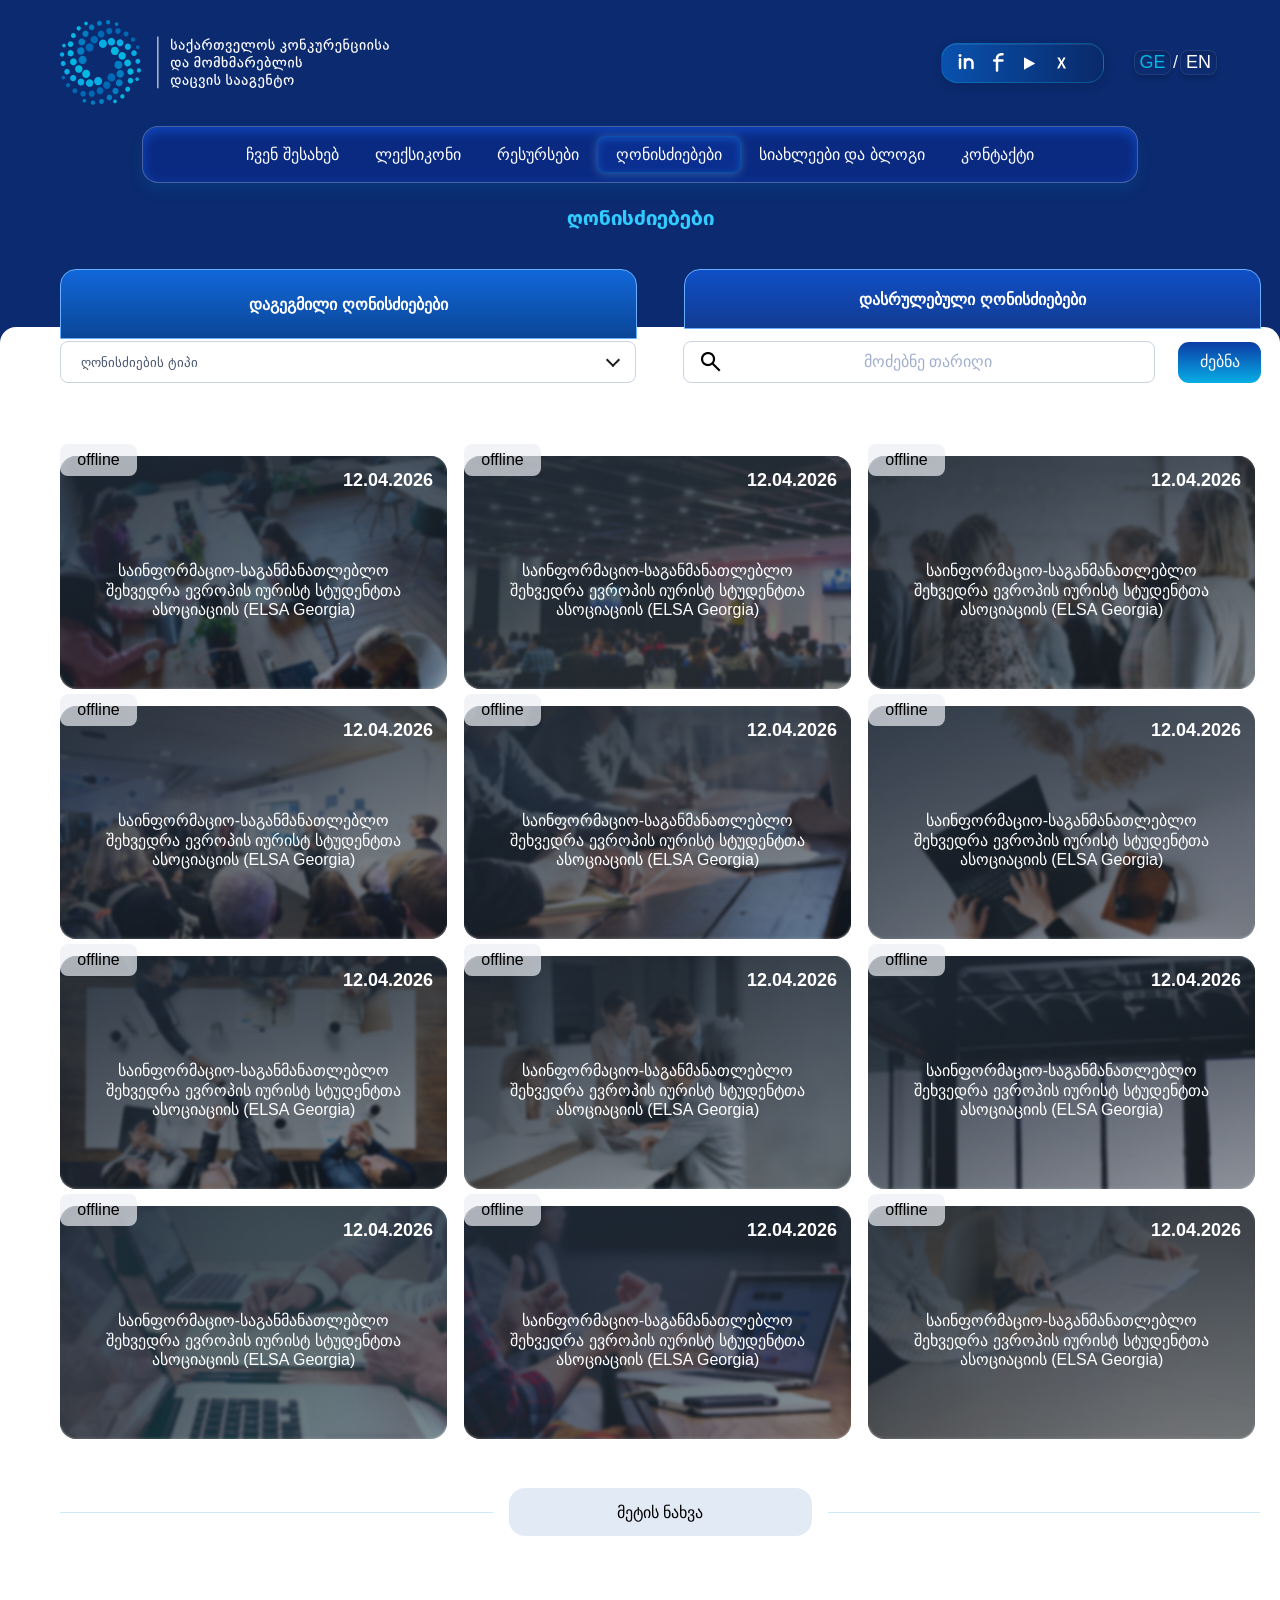
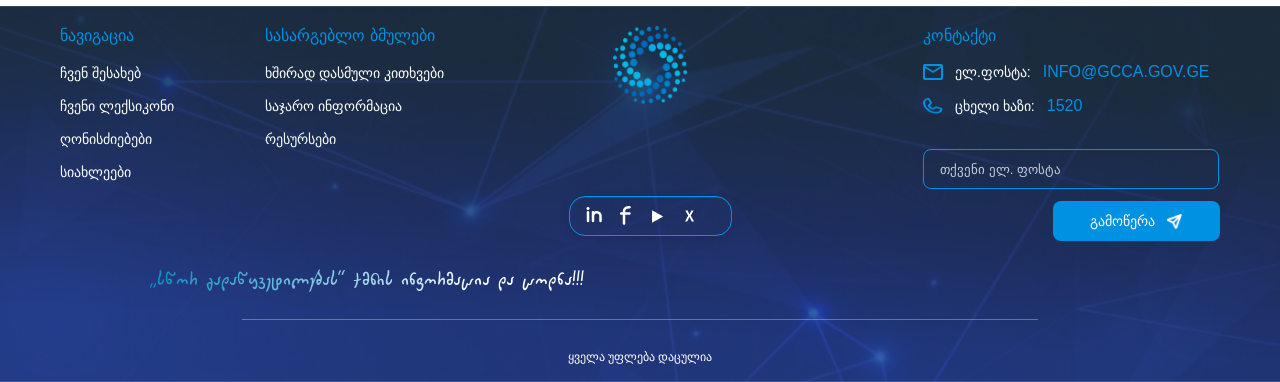
<file: event.html>
<html lang="ka">
    <head>
        <meta charset="UTF-8" />
        <meta name="viewport" content="width=device-width, initial-scale=1.0" />
        <link rel="preconnect" href="https://fonts.googleapis.com" />
        <link rel="preconnect" href="https://fonts.gstatic.com" crossorigin />
        <link
            href="https://fonts.googleapis.com/css2?family=Poppins:wght@400;500;600&display=swap"
            rel="stylesheet"
        />
        <link rel="stylesheet" href="assets/css/style.css" />

        <title>competition</title>
    </head>
    <body>
        <header class="header">
            <div class="container header-top">
                <!-- LEFT: LOGO + TEXT -->
                <div class="header-left">
                    <a href="index.html" class="logo-link">
                        <img
                            src="assets/images/logo-header.png"
                            alt="logo"
                            class="logo"
                        />
                    </a>
                </div>

                <!-- RIGHT: SOCIAL + LANG -->
                <div class="header-right">
                    <div class="socials">
                        <a href="#" aria-label="Instragram"
                            ><img
                                src="assets/images/in-header.png"
                                alt="instagram"
                        /></a>
                        <a href="#" aria-label="Facebook"
                            ><img
                                src="assets/images/fb-header.png"
                                alt="facebook"
                        /></a>
                        <a href="#" aria-label="YouTube"
                            ><img src="assets/images/play.png" alt="youtube"
                        /></a>
                        <a href="#" aria-label="X (Twitter)"
                            ><img src="assets/images/x.png" alt="twitter"
                        /></a>
                    </div>

                    <div class="lang">
                        <a href="#" class="lang-link active">GE</a>

                        <span class="lang-divider">/</span>

                        <a href="#" class="lang-link">EN</a>
                    </div>
                </div>
            </div>

            <!-- NAVIGATION -->
            <nav class="nav">
                <a href="about.html">ჩვენ შესახებ</a>
                <a href="dictionary.html">ლექსიკონი</a>
                <a href="resources.html">რესურსები</a>
                <a href="event.html" class="active">ღონისძიებები</a>
                <a href="news.html">სიახლეები და ბლოგი</a>
                <a href="contact.html">კონტაქტი</a>
            </nav>
        </header>

        <div class="container">
            <!-- TITLE -->
            <h1 class="events-page-title">ღონისძიებები</h1>
            <!-- TABS -->

            <div class="events-page-tabs">
                <button class="events-page-tab events-page-tab--active">
                    დაგეგმილი ღონისძიებები
                </button>

                <button class="events-page-tab">
                    დასრულებული ღონისძიებები
                </button>
            </div>
        </div>
        <section class="events-page-section">
            <!-- EVENTS CONTENT -->
            <section class="events-page-content">
                <div class="container">
                    <!-- FILTERS -->
                    <div class="events-page-filters">
                        <!-- EVENT TYPE -->
                        <div class="events-page-field1">
                            <select class="events-page-select">
                                <option>ღონისძიების ტიპი</option>
                            </select>
                        </div>
                        <!-- SEARCH -->

                        <div
                            class="events-page-field2 events-page-search-field"
                        >
                            <img
                                src="assets/images/search.png"
                                alt="search"
                                class="events-page-search-icon"
                            />

                            <input
                                type="text"
                                class="events-page-search-input"
                                placeholder="მოძებნე თარიღი"
                            />
                            <button class="events-search-btn">ძებნა</button>
                        </div>
                    </div>
                    <!-- CARDS -->
                    <div class="events-grid">
                        <!-- CARD -->
                        <div class="events-grid-item">
                            <a href="event1.html" class="events-grid-link">
                                <span class="events-grid-badge offline"
                                    >offline</span
                                >
                                <article class="events-grid-card">
                                    <span class="events-grid-date"
                                        >12.04.2026</span
                                    >
                                    <img
                                        src="assets/images/events-card1.png"
                                        alt=""
                                    />

                                    <div class="events-grid-overlay"></div>

                                    <h3 class="events-grid-title">
                                        საინფორმაციო-საგანმანათლებლო შეხვედრა
                                        ევროპის იურისტ სტუდენტთა ასოციაციის
                                        (ELSA Georgia)
                                    </h3>
                                </article>
                            </a>
                        </div>
                        <div class="events-grid-item">
                            <a href="event1.html" class="events-grid-link">
                                <span class="events-grid-badge offline"
                                    >offline</span
                                >
                                <article class="events-grid-card">
                                    <span class="events-grid-date"
                                        >12.04.2026</span
                                    >
                                    <img
                                        src="assets/images/events-card2.png"
                                        alt=""
                                    />

                                    <div class="events-grid-overlay"></div>

                                    <h3 class="events-grid-title">
                                        საინფორმაციო-საგანმანათლებლო შეხვედრა
                                        ევროპის იურისტ სტუდენტთა ასოციაციის
                                        (ELSA Georgia)
                                    </h3>
                                </article>
                            </a>
                        </div>
                        <div class="events-grid-item">
                            <a href="event1.html" class="events-grid-link">
                                <span class="events-grid-badge offline"
                                    >offline</span
                                >
                                <article class="events-grid-card">
                                    <span class="events-grid-date"
                                        >12.04.2026</span
                                    >
                                    <img
                                        src="assets/images/events-card3.png"
                                        alt=""
                                    />

                                    <div class="events-grid-overlay"></div>

                                    <h3 class="events-grid-title">
                                        საინფორმაციო-საგანმანათლებლო შეხვედრა
                                        ევროპის იურისტ სტუდენტთა ასოციაციის
                                        (ELSA Georgia)
                                    </h3>
                                </article>
                            </a>
                        </div>
                        <div class="events-grid-item">
                            <a href="event1.html" class="events-grid-link">
                                <span class="events-grid-badge offline"
                                    >offline</span
                                >
                                <article class="events-grid-card">
                                    <span class="events-grid-date"
                                        >12.04.2026</span
                                    >
                                    <img
                                        src="assets/images/events-card4.png"
                                        alt=""
                                    />

                                    <div class="events-grid-overlay"></div>

                                    <h3 class="events-grid-title">
                                        საინფორმაციო-საგანმანათლებლო შეხვედრა
                                        ევროპის იურისტ სტუდენტთა ასოციაციის
                                        (ELSA Georgia)
                                    </h3>
                                </article>
                            </a>
                        </div>
                        <div class="events-grid-item">
                            <a href="event1.html" class="events-grid-link">
                                <span class="events-grid-badge offline"
                                    >offline</span
                                >
                                <article class="events-grid-card">
                                    <span class="events-grid-date"
                                        >12.04.2026</span
                                    >
                                    <img
                                        src="assets/images/events-card5.png"
                                        alt=""
                                    />

                                    <div class="events-grid-overlay"></div>

                                    <h3 class="events-grid-title">
                                        საინფორმაციო-საგანმანათლებლო შეხვედრა
                                        ევროპის იურისტ სტუდენტთა ასოციაციის
                                        (ELSA Georgia)
                                    </h3>
                                </article>
                            </a>
                        </div>
                        <div class="events-grid-item">
                            <a href="event1.html" class="events-grid-link">
                                <span class="events-grid-badge offline"
                                    >offline</span
                                >
                                <article class="events-grid-card">
                                    <span class="events-grid-date"
                                        >12.04.2026</span
                                    >
                                    <img
                                        src="assets/images/events-card6.png"
                                        alt=""
                                    />

                                    <div class="events-grid-overlay"></div>

                                    <h3 class="events-grid-title">
                                        საინფორმაციო-საგანმანათლებლო შეხვედრა
                                        ევროპის იურისტ სტუდენტთა ასოციაციის
                                        (ELSA Georgia)
                                    </h3>
                                </article>
                            </a>
                        </div>
                        <div class="events-grid-item">
                            <a href="event1.html" class="events-grid-link">
                                <span class="events-grid-badge offline"
                                    >offline</span
                                >
                                <article class="events-grid-card">
                                    <span class="events-grid-date"
                                        >12.04.2026</span
                                    >
                                    <img
                                        src="assets/images/events-card7.png"
                                        alt=""
                                    />

                                    <div class="events-grid-overlay"></div>

                                    <h3 class="events-grid-title">
                                        საინფორმაციო-საგანმანათლებლო შეხვედრა
                                        ევროპის იურისტ სტუდენტთა ასოციაციის
                                        (ELSA Georgia)
                                    </h3>
                                </article>
                            </a>
                        </div>
                        <div class="events-grid-item">
                            <a href="event1.html" class="events-grid-link">
                                <span class="events-grid-badge offline"
                                    >offline</span
                                >
                                <article class="events-grid-card">
                                    <span class="events-grid-date"
                                        >12.04.2026</span
                                    >
                                    <img
                                        src="assets/images/events-card8.png"
                                        alt=""
                                    />

                                    <div class="events-grid-overlay"></div>

                                    <h3 class="events-grid-title">
                                        საინფორმაციო-საგანმანათლებლო შეხვედრა
                                        ევროპის იურისტ სტუდენტთა ასოციაციის
                                        (ELSA Georgia)
                                    </h3>
                                </article>
                            </a>
                        </div>
                        <div class="events-grid-item">
                            <a href="event1.html" class="events-grid-link">
                                <span class="events-grid-badge offline"
                                    >offline</span
                                >
                                <article class="events-grid-card">
                                    <span class="events-grid-date"
                                        >12.04.2026</span
                                    >
                                    <img
                                        src="assets/images/events-card9.png"
                                        alt=""
                                    />

                                    <div class="events-grid-overlay"></div>

                                    <h3 class="events-grid-title">
                                        საინფორმაციო-საგანმანათლებლო შეხვედრა
                                        ევროპის იურისტ სტუდენტთა ასოციაციის
                                        (ELSA Georgia)
                                    </h3>
                                </article>
                            </a>
                        </div>
                        <div class="events-grid-item">
                            <a href="event1.html" class="events-grid-link">
                                <span class="events-grid-badge offline"
                                    >offline</span
                                >
                                <article class="events-grid-card">
                                    <span class="events-grid-date"
                                        >12.04.2026</span
                                    >
                                    <img
                                        src="assets/images/events-card10.png"
                                        alt=""
                                    />

                                    <div class="events-grid-overlay"></div>

                                    <h3 class="events-grid-title">
                                        საინფორმაციო-საგანმანათლებლო შეხვედრა
                                        ევროპის იურისტ სტუდენტთა ასოციაციის
                                        (ELSA Georgia)
                                    </h3>
                                </article>
                            </a>
                        </div>
                        <div class="events-grid-item">
                            <a href="event1.html" class="events-grid-link">
                                <span class="events-grid-badge offline"
                                    >offline</span
                                >
                                <article class="events-grid-card">
                                    <span class="events-grid-date"
                                        >12.04.2026</span
                                    >
                                    <img
                                        src="assets/images/events-card11.png"
                                        alt=""
                                    />

                                    <div class="events-grid-overlay"></div>

                                    <h3 class="events-grid-title">
                                        საინფორმაციო-საგანმანათლებლო შეხვედრა
                                        ევროპის იურისტ სტუდენტთა ასოციაციის
                                        (ELSA Georgia)
                                    </h3>
                                </article>
                            </a>
                        </div>
                        <div class="events-grid-item">
                            <a href="event1.html" class="events-grid-link">
                                <span class="events-grid-badge offline"
                                    >offline</span
                                >
                                <article class="events-grid-card">
                                    <span class="events-grid-date"
                                        >12.04.2026</span
                                    >
                                    <img
                                        src="assets/images/events-card12.png"
                                        alt=""
                                    />

                                    <div class="events-grid-overlay"></div>

                                    <h3 class="events-grid-title">
                                        საინფორმაციო-საგანმანათლებლო შეხვედრა
                                        ევროპის იურისტ სტუდენტთა ასოციაციის
                                        (ELSA Georgia)
                                    </h3>
                                </article>
                            </a>
                        </div>
                    </div>
                    <!-- PAGINATION -->
                    <div class="events-pagination">
                        <span class="events-pagination-line"></span>
                        <button class="events-pagination-btn">
                            მეტის ნახვა
                        </button>
                        <span class="events-pagination-line"></span>
                    </div>
                </div>
            </section>
        </section>

        <footer class="footer">
            <div class="footer-overlay"></div>

            <div class="container footer-container">
                <!-- LEFT -->
                <div class="footer-column">
                    <h3 class="footer-heading">ნავიგაცია</h3>

                    <ul class="footer-links">
                        <li><a href="#">ჩვენ შესახებ</a></li>
                        <li><a href="#">ჩვენი ლექსიკონი</a></li>
                        <li><a href="#">ღონისძიებები</a></li>
                        <li><a href="#">სიახლეები</a></li>
                    </ul>
                </div>
                <!-- SECOND COLUMN -->

                <div class="footer-column footer-modules">
                    <h3 class="footer-heading">სასარგებლო ბმულები</h3>

                    <ul class="footer-links">
                        <li><a href="#">ხშირად დასმული კითხვები</a></li>
                        <li><a href="#">საჯარო ინფორმაცია</a></li>
                        <li><a href="#">რესურსები</a></li>
                    </ul>
                </div>

                <!-- CENTER -->
                <div class="footer-center">
                    <img
                        src="assets/images/logo.png"
                        alt="ლოგო"
                        class="footer-logo"
                    />

                    <div class="socials">
                        <a href="#" aria-label="Instragram"
                            ><img
                                src="assets/images/in-header.png"
                                alt="instagram"
                        /></a>
                        <a href="#" aria-label="Facebook"
                            ><img
                                src="assets/images/fb-header.png"
                                alt="facebook"
                        /></a>
                        <a href="#" aria-label="YouTube"
                            ><img src="assets/images/play.png" alt="youtube"
                        /></a>
                        <a href="#" aria-label="X (Twitter)"
                            ><img src="assets/images/x.png" alt="twitter"
                        /></a>
                    </div>
                </div>

                <!-- RIGHT -->
                <div class="footer-column footer-contact">
                    <h3 class="footer-heading">კონტაქტი</h3>

                    <div class="contact-item">
                        <img src="assets/images/footer-mail.png" alt="mail" />

                        <span class="contact-label">ელ.ფოსტა:</span>

                        <a href="mailto:info@gcca.gov.ge" class="contact-link">
                            INFO@GCCA.GOV.GE
                        </a>
                    </div>

                    <div class="contact-item">
                        <img src="assets/images/footer-call.png" alt="phone" />

                        <span class="contact-label">ცხელი ხაზი:</span>

                        <a href="tel:1520" class="contact-link"> 1520 </a>
                    </div>

                    <form class="footer-form">
                        <input type="email" placeholder="თქვენი ელ. ფოსტა" />

                        <button type="submit">
                            გამოწერა
                            <img
                                src="assets/images/footer-arrow.png"
                                alt="arrow"
                            />
                        </button>
                    </form>
                </div>
            </div>
            <div class="footer-quote">
                „სწორ გადაწყვეტილებას“ ქმნის ინფორმაცია და ცოდნა!!!
            </div>
            <div class="footer-line"></div>
            <div class="footer-bottom">ყველა უფლება დაცულია</div>
        </footer>
    </body>
</html>
</file>
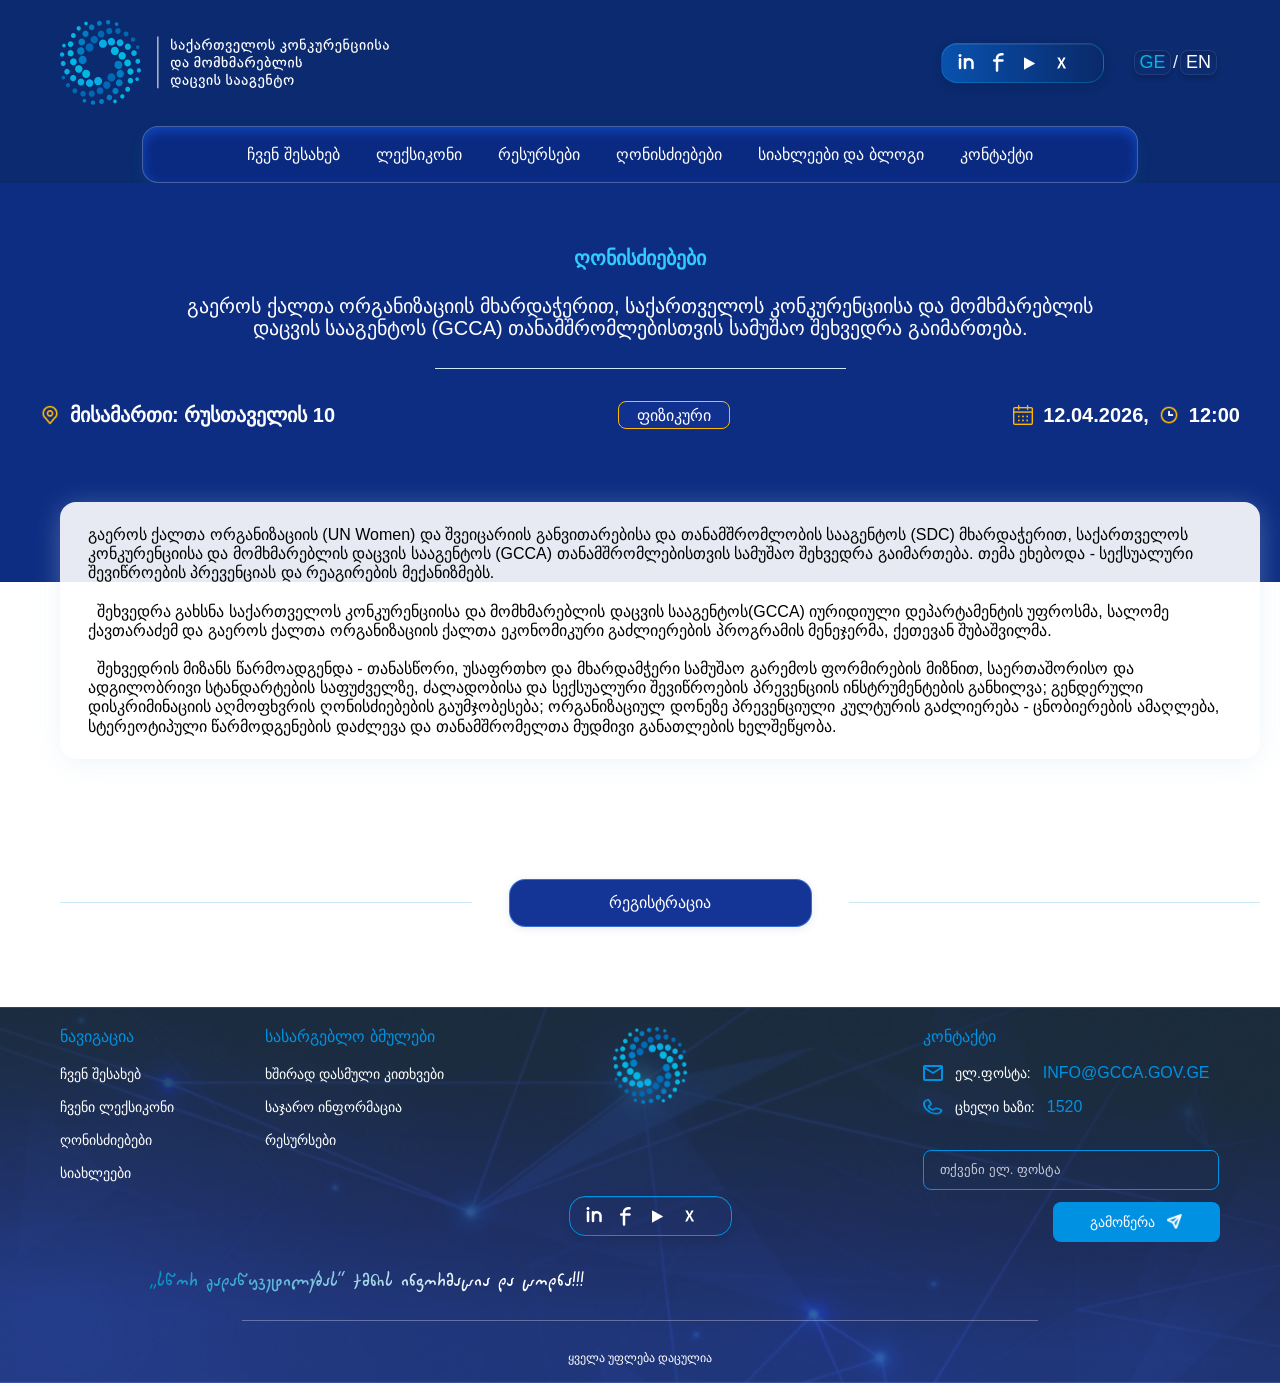
<file: event1.html>
<html lang="ka">
    <head>
        <meta charset="UTF-8" />
        <meta name="viewport" content="width=device-width, initial-scale=1.0" />
        <link rel="preconnect" href="https://fonts.googleapis.com" />
        <link rel="preconnect" href="https://fonts.gstatic.com" crossorigin />
        <link
            href="https://fonts.googleapis.com/css2?family=Poppins:wght@400;500;600&display=swap"
            rel="stylesheet"
        />
        <link rel="stylesheet" href="assets/css/style.css" />

        <title>competition</title>
    </head>
    <body>
        <header class="header">
            <div class="container header-top">
                <!-- LEFT: LOGO + TEXT -->
                <div class="header-left">
                    <a href="index.html" class="logo-link">
                        <img
                            src="assets/images/logo-header.png"
                            alt="logo"
                            class="logo"
                        />
                    </a>
                </div>

                <!-- RIGHT: SOCIAL + LANG -->
                <div class="header-right">
                    <div class="socials">
                        <a href="#" aria-label="Instragram"
                            ><img
                                src="assets/images/in-header.png"
                                alt="instagram"
                        /></a>
                        <a href="#" aria-label="Facebook"
                            ><img
                                src="assets/images/fb-header.png"
                                alt="facebook"
                        /></a>
                        <a href="#" aria-label="YouTube"
                            ><img src="assets/images/play.png" alt="youtube"
                        /></a>
                        <a href="#" aria-label="X (Twitter)"
                            ><img src="assets/images/x.png" alt="twitter"
                        /></a>
                    </div>

                    <div class="lang">
                        <a href="#" class="lang-link active">GE</a>

                        <span class="lang-divider">/</span>

                        <a href="#" class="lang-link">EN</a>
                    </div>
                </div>
            </div>

            <!-- NAVIGATION -->
            <nav class="nav">
                <a href="about.html">ჩვენ შესახებ</a>
                <a href="dictionary.html">ლექსიკონი</a>
                <a href="resources.html">რესურსები</a>
                <a href="event.html">ღონისძიებები</a>
                <a href="news.html">სიახლეები და ბლოგი</a>
                <a href="contact.html">კონტაქტი</a>
            </nav>
        </header>
        <section class="event-inner-blue-section">
            <h1 class="event-inner-page-title">ღონისძიებები</h1>
            <h2 class="event-inner-title">
                გაეროს ქალთა ორგანიზაციის მხარდაჭერით, საქართველოს კონკურენციისა
                და მომხმარებლის დაცვის სააგენტოს (GCCA) თანამშრომლებისთვის
                სამუშაო შეხვედრა გაიმართება.
            </h2>
            <div class="event-inner-line"></div>
            <div class="event-inner-meta">
                <div class="event-inner-location">
                    <img
                        src="assets/images/event-location.png"
                        alt="location"
                    />
                    <span>მისამართი: რუსთაველის 10</span>
                </div>
                <div class="event-inner-badge">ფიზიკური</div>
                <div class="event-inner-date">
                    <img src="assets/images/event-date.png" alt="calendar" />
                    <span>12.04.2026,</span>
                    <img src="assets/images/event-date1.png" alt="clock" />
                    <span>12:00</span>
                </div>
            </div>
        </section>
        <section class="event-inner-white-section">
            <div class="container">
                <!-- CONTENT CARD -->

                <div class="event-inner-card">
                    <p>
                        გაეროს ქალთა ორგანიზაციის (UN Women) და შვეიცარიის
                        განვითარებისა და თანამშრომლობის სააგენტოს (SDC)
                        მხარდაჭერით, საქართველოს კონკურენციისა და მომხმარებლის
                        დაცვის სააგენტოს (GCCA) თანამშრომლებისთვის სამუშაო
                        შეხვედრა გაიმართება. თემა ეხებოდა - სექსუალური
                        შევიწროების პრევენციას და რეაგირების მექანიზმებს.
                    </p>
                    <br />

                    <p>
                          შეხვედრა გახსნა საქართველოს კონკურენციისა და
                        მომხმარებლის დაცვის სააგენტოს(GCCA) იურიდიული
                        დეპარტამენტის უფროსმა, სალომე ქავთარაძემ და გაეროს ქალთა
                        ორგანიზაციის ქალთა ეკონომიკური გაძლიერების პროგრამის
                        მენეჯერმა, ქეთევან შუბაშვილმა.
                    </p>
                    <br />

                    <p>
                          შეხვედრის მიზანს წარმოადგენდა - თანასწორი, უსაფრთხო და
                        მხარდამჭერი სამუშაო გარემოს ფორმირების მიზნით,
                        საერთაშორისო და ადგილობრივი სტანდარტების საფუძველზე,
                        ძალადობისა და სექსუალური შევიწროების პრევენციის
                        ინსტრუმენტების განხილვა; გენდერული დისკრიმინაციის
                        აღმოფხვრის ღონისძიებების გაუმჯობესება; ორგანიზაციულ
                        დონეზე პრევენციული კულტურის გაძლიერება - ცნობიერების
                        ამაღლება, სტერეოტიპული წარმოდგენების დაძლევა და
                        თანამშრომელთა მუდმივი განათლების ხელშეწყობა.  
                    </p>
                </div>

                <div class="event-inner-divider">
                    <div class="event-inner-divider-line"></div>

                    <button class="event-inner-btn">რეგისტრაცია</button>

                    <div class="event-inner-divider-line"></div>
                </div>
            </div>
        </section>
        <footer class="footer">
            <div class="footer-overlay"></div>

            <div class="container footer-container">
                <!-- LEFT -->
                <div class="footer-column">
                    <h3 class="footer-heading">ნავიგაცია</h3>

                    <ul class="footer-links">
                        <li><a href="#">ჩვენ შესახებ</a></li>
                        <li><a href="#">ჩვენი ლექსიკონი</a></li>
                        <li><a href="#">ღონისძიებები</a></li>
                        <li><a href="#">სიახლეები</a></li>
                    </ul>
                </div>
                <!-- SECOND COLUMN -->

                <div class="footer-column footer-modules">
                    <h3 class="footer-heading">სასარგებლო ბმულები</h3>

                    <ul class="footer-links">
                        <li><a href="#">ხშირად დასმული კითხვები</a></li>
                        <li><a href="#">საჯარო ინფორმაცია</a></li>
                        <li><a href="#">რესურსები</a></li>
                    </ul>
                </div>

                <!-- CENTER -->
                <div class="footer-center">
                    <img
                        src="assets/images/logo.png"
                        alt="ლოგო"
                        class="footer-logo"
                    />

                    <div class="socials">
                        <a href="#" aria-label="Instragram"
                            ><img
                                src="assets/images/in-header.png"
                                alt="instagram"
                        /></a>
                        <a href="#" aria-label="Facebook"
                            ><img
                                src="assets/images/fb-header.png"
                                alt="facebook"
                        /></a>
                        <a href="#" aria-label="YouTube"
                            ><img src="assets/images/play.png" alt="youtube"
                        /></a>
                        <a href="#" aria-label="X (Twitter)"
                            ><img src="assets/images/x.png" alt="twitter"
                        /></a>
                    </div>
                </div>

                <!-- RIGHT -->
                <div class="footer-column footer-contact">
                    <h3 class="footer-heading">კონტაქტი</h3>

                    <div class="contact-item">
                        <img src="assets/images/footer-mail.png" alt="mail" />

                        <span class="contact-label">ელ.ფოსტა:</span>

                        <a href="mailto:info@gcca.gov.ge" class="contact-link">
                            INFO@GCCA.GOV.GE
                        </a>
                    </div>

                    <div class="contact-item">
                        <img src="assets/images/footer-call.png" alt="phone" />

                        <span class="contact-label">ცხელი ხაზი:</span>

                        <a href="tel:1520" class="contact-link"> 1520 </a>
                    </div>

                    <form class="footer-form">
                        <input type="email" placeholder="თქვენი ელ. ფოსტა" />

                        <button type="submit">
                            გამოწერა
                            <img
                                src="assets/images/footer-arrow.png"
                                alt="arrow"
                            />
                        </button>
                    </form>
                </div>
            </div>
            <div class="footer-quote">
                „სწორ გადაწყვეტილებას“ ქმნის ინფორმაცია და ცოდნა!!!
            </div>
            <div class="footer-line"></div>
            <div class="footer-bottom">ყველა უფლება დაცულია</div>
        </footer>
    </body>
</html>
</file>
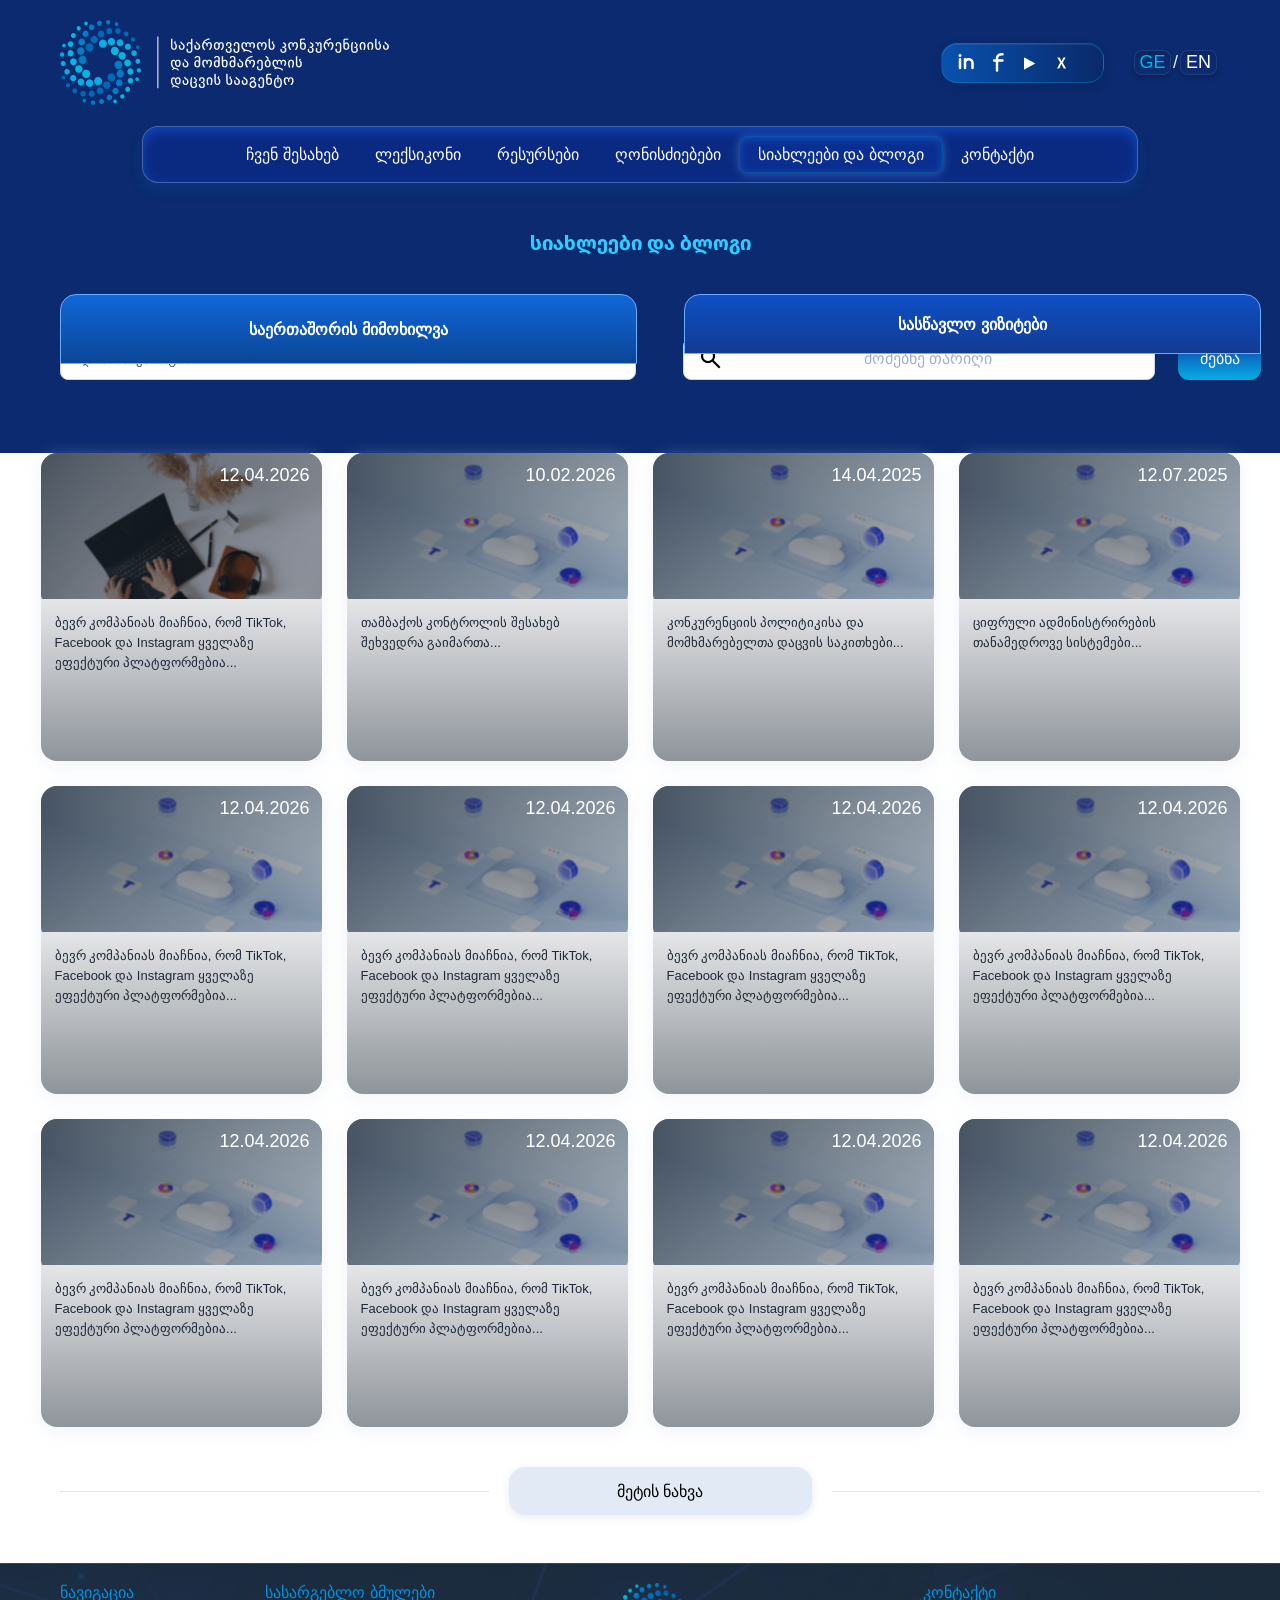
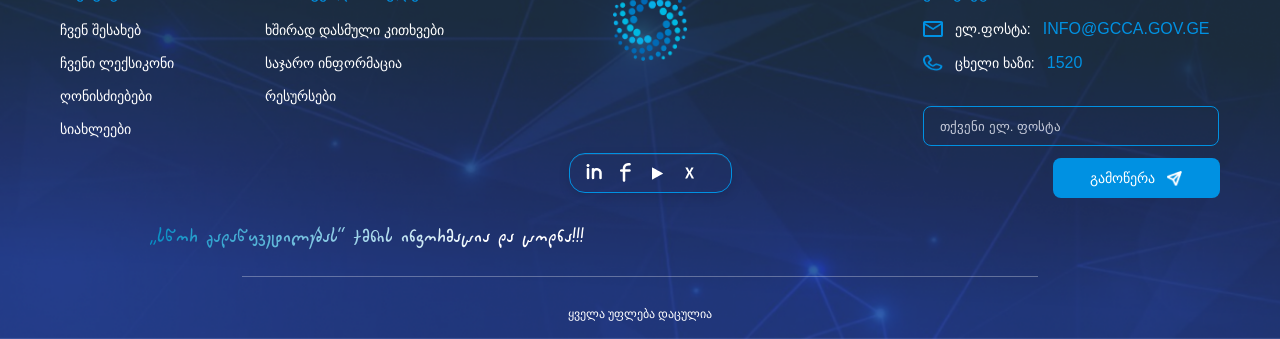
<file: news.html>
<html lang="ka">
    <head>
        <meta charset="UTF-8" />
        <meta name="viewport" content="width=device-width, initial-scale=1.0" />
        <link rel="preconnect" href="https://fonts.googleapis.com" />
        <link rel="preconnect" href="https://fonts.gstatic.com" crossorigin />
        <link
            href="https://fonts.googleapis.com/css2?family=Poppins:wght@400;500;600&display=swap"
            rel="stylesheet"
        />
        <link rel="stylesheet" href="assets/css/style.css" />

        <title>competition</title>
    </head>
    <body>
        <header class="header">
            <div class="container header-top">
                <!-- LEFT: LOGO + TEXT -->
                <div class="header-left">
                    <a href="index.html" class="logo-link">
                        <img
                            src="assets/images/logo-header.png"
                            alt="logo"
                            class="logo"
                        />
                    </a>
                </div>

                <!-- RIGHT: SOCIAL + LANG -->
                <div class="header-right">
                    <div class="socials">
                        <a href="#" aria-label="Instragram"
                            ><img
                                src="assets/images/in-header.png"
                                alt="instagram"
                        /></a>
                        <a href="#" aria-label="Facebook"
                            ><img
                                src="assets/images/fb-header.png"
                                alt="facebook"
                        /></a>
                        <a href="#" aria-label="YouTube"
                            ><img src="assets/images/play.png" alt="youtube"
                        /></a>
                        <a href="#" aria-label="X (Twitter)"
                            ><img src="assets/images/x.png" alt="twitter"
                        /></a>
                    </div>

                    <div class="lang">
                        <a href="#" class="lang-link active">GE</a>

                        <span class="lang-divider">/</span>

                        <a href="#" class="lang-link">EN</a>
                    </div>
                </div>
            </div>

            <!-- NAVIGATION -->
             <nav class="nav">
                <a href="about.html">ჩვენ შესახებ</a>
                <a href="dictionary.html">ლექსიკონი</a>
                <a href="resources.html">რესურსები</a>
                <a href="event.html">ღონისძიებები</a>
                <a href="news.html" class="active">სიახლეები და ბლოგი</a>
                <a href="contact.html">კონტაქტი</a>
            </nav>
        </header>
        <section class="news-page-section">
            <div class="container">
                <!-- TITLE -->
                <h1 class="events-page-title">სიახლეები და ბლოგი</h1>
                <!-- TABS -->

                <div class="events-page-tabs">
                    <button class="events-page-tab events-page-tab--active">
                        საერთაშორის მიმოხილვა
                    </button>

                    <button class="events-page-tab">სასწავლო ვიზიტები</button>
                </div>
            </div>
            <div class="container">
                    <!-- FILTERS -->
                    <div class="events-page-filters">
                        <!-- EVENT TYPE -->
                        <div class="events-page-field1">
                            <select class="events-page-select">
                                <option>ღონისძიების ტიპი</option>
                            </select>
                        </div>
                        <!-- SEARCH -->

                        <div
                            class="events-page-field2 events-page-search-field"
                        >
                            <img
                                src="assets/images/search.png"
                                alt="search"
                                class="events-page-search-icon"
                            />

                            <input
                                type="text"
                                class="events-page-search-input"
                                placeholder="მოძებნე თარიღი"
                            />
                            <button class="events-search-btn">ძებნა</button>
                        </div>
                    </div>
        </section>
        <!-- NEWS GRID -->

        <section class="news-page-grid-section">
            <div class="container">
                <div class="news-page-grid">
                    <!-- CARD 1 -->

                    <article class="news-page-card">
                        <div class="news-page-card-image-wrapper">
                            <img
                                src="assets/images/news-card1.png"
                                alt="news"
                                class="news-page-card-image"
                            />

                            <span class="news-page-card-date">
                                12.04.2026
                            </span>
                        </div>

                        <div class="news-page-card-content">
                            <p class="news-page-card-text">
                                ბევრ კომპანიას მიაჩნია, რომ TikTok, Facebook და
                                Instagram ყველაზე ეფექტური პლატფორმებია...
                            </p>
                        </div>
                    </article>

                    <!-- CARD 2 -->

                    <article class="news-page-card">
                        <div class="news-page-card-image-wrapper">
                            <img
                                src="assets/images/news1.png"
                                alt="news"
                                class="news-page-card-image"
                            />

                            <span class="news-page-card-date">
                                10.02.2026
                            </span>
                        </div>

                        <div class="news-page-card-content">
                            <p class="news-page-card-text">
                                თამბაქოს კონტროლის შესახებ შეხვედრა გაიმართა...
                            </p>
                        </div>
                    </article>

                    <!-- CARD 3 -->

                    <article class="news-page-card">
                        <div class="news-page-card-image-wrapper">
                            <img
                                src="assets/images/news1.png"
                                alt="news"
                                class="news-page-card-image"
                            />

                            <span class="news-page-card-date">
                                14.04.2025
                            </span>
                        </div>

                        <div class="news-page-card-content">
                            <p class="news-page-card-text">
                                კონკურენციის პოლიტიკისა და მომხმარებელთა დაცვის
                                საკითხები...
                            </p>
                        </div>
                    </article>

                    <!-- CARD 4 -->

                    <article class="news-page-card">
                        <div class="news-page-card-image-wrapper">
                            <img
                                src="assets/images/news1.png"
                                alt="news"
                                class="news-page-card-image"
                            />

                            <span class="news-page-card-date">
                                12.07.2025
                            </span>
                        </div>

                        <div class="news-page-card-content">
                            <p class="news-page-card-text">
                                ციფრული ადმინისტრირების თანამედროვე სისტემები...
                            </p>
                        </div>
                    </article>

                    <article class="news-page-card">
                        <div class="news-page-card-image-wrapper">
                            <img
                                src="assets/images/news1.png"
                                alt="news"
                                class="news-page-card-image"
                            />

                            <span class="news-page-card-date">
                                12.04.2026
                            </span>
                        </div>

                        <div class="news-page-card-content">
                            <p class="news-page-card-text">
                                ბევრ კომპანიას მიაჩნია, რომ TikTok, Facebook და
                                Instagram ყველაზე ეფექტური პლატფორმებია...
                            </p>
                        </div>
                    </article>

                    <article class="news-page-card">
                        <div class="news-page-card-image-wrapper">
                            <img
                                src="assets/images/news1.png"
                                alt="news"
                                class="news-page-card-image"
                            />

                            <span class="news-page-card-date">
                                12.04.2026
                            </span>
                        </div>

                        <div class="news-page-card-content">
                            <p class="news-page-card-text">
                                ბევრ კომპანიას მიაჩნია, რომ TikTok, Facebook და
                                Instagram ყველაზე ეფექტური პლატფორმებია...
                            </p>
                        </div>
                    </article>

                    <article class="news-page-card">
                        <div class="news-page-card-image-wrapper">
                            <img
                                src="assets/images/news1.png"
                                alt="news"
                                class="news-page-card-image"
                            />

                            <span class="news-page-card-date">
                                12.04.2026
                            </span>
                        </div>

                        <div class="news-page-card-content">
                            <p class="news-page-card-text">
                                ბევრ კომპანიას მიაჩნია, რომ TikTok, Facebook და
                                Instagram ყველაზე ეფექტური პლატფორმებია...
                            </p>
                        </div>
                    </article>

                    <article class="news-page-card">
                        <div class="news-page-card-image-wrapper">
                            <img
                                src="assets/images/news1.png"
                                alt="news"
                                class="news-page-card-image"
                            />

                            <span class="news-page-card-date">
                                12.04.2026
                            </span>
                        </div>

                        <div class="news-page-card-content">
                            <p class="news-page-card-text">
                                ბევრ კომპანიას მიაჩნია, რომ TikTok, Facebook და
                                Instagram ყველაზე ეფექტური პლატფორმებია...
                            </p>
                        </div>
                    </article>

                    <article class="news-page-card">
                        <div class="news-page-card-image-wrapper">
                            <img
                                src="assets/images/news1.png"
                                alt="news"
                                class="news-page-card-image"
                            />

                            <span class="news-page-card-date">
                                12.04.2026
                            </span>
                        </div>

                        <div class="news-page-card-content">
                            <p class="news-page-card-text">
                                ბევრ კომპანიას მიაჩნია, რომ TikTok, Facebook და
                                Instagram ყველაზე ეფექტური პლატფორმებია...
                            </p>
                        </div>
                    </article>

                    <article class="news-page-card">
                        <div class="news-page-card-image-wrapper">
                            <img
                                src="assets/images/news1.png"
                                alt="news"
                                class="news-page-card-image"
                            />

                            <span class="news-page-card-date">
                                12.04.2026
                            </span>
                        </div>

                        <div class="news-page-card-content">
                            <p class="news-page-card-text">
                                ბევრ კომპანიას მიაჩნია, რომ TikTok, Facebook და
                                Instagram ყველაზე ეფექტური პლატფორმებია...
                            </p>
                        </div>
                    </article>

                    <article class="news-page-card">
                        <div class="news-page-card-image-wrapper">
                            <img
                                src="assets/images/news1.png"
                                alt="news"
                                class="news-page-card-image"
                            />

                            <span class="news-page-card-date">
                                12.04.2026
                            </span>
                        </div>

                        <div class="news-page-card-content">
                            <p class="news-page-card-text">
                                ბევრ კომპანიას მიაჩნია, რომ TikTok, Facebook და
                                Instagram ყველაზე ეფექტური პლატფორმებია...
                            </p>
                        </div>
                    </article>

                    <article class="news-page-card">
                        <div class="news-page-card-image-wrapper">
                            <img
                                src="assets/images/news1.png"
                                alt="news"
                                class="news-page-card-image"
                            />

                            <span class="news-page-card-date">
                                12.04.2026
                            </span>
                        </div>

                        <div class="news-page-card-content">
                            <p class="news-page-card-text">
                                ბევრ კომპანიას მიაჩნია, რომ TikTok, Facebook და
                                Instagram ყველაზე ეფექტური პლატფორმებია...
                            </p>
                        </div>
                    </article>
                </div>

                <!-- BUTTON -->
                <div class="news-page-more-wrapper">
                    <div class="news-page-more-line"></div>

                    <button class="news-page-more-btn">მეტის ნახვა</button>

                    <div class="news-page-more-line"></div>
                </div>
            </div>
        </section>

       <footer class="footer">
            <div class="footer-overlay"></div>

            <div class="container footer-container">
                <!-- LEFT -->
                <div class="footer-column">
                    <h3 class="footer-heading">ნავიგაცია</h3>

                    <ul class="footer-links">
                        <li><a href="#">ჩვენ შესახებ</a></li>
                        <li><a href="#">ჩვენი ლექსიკონი</a></li>
                        <li><a href="#">ღონისძიებები</a></li>
                        <li><a href="#">სიახლეები</a></li>
                    </ul>
                </div>
                <!-- SECOND COLUMN -->

                <div class="footer-column footer-modules">
                    <h3 class="footer-heading">სასარგებლო ბმულები</h3>

                    <ul class="footer-links">
                        <li><a href="#">ხშირად დასმული კითხვები</a></li>
                        <li><a href="#">საჯარო ინფორმაცია</a></li>
                        <li><a href="#">რესურსები</a></li>
                    </ul>
                </div>

                <!-- CENTER -->
                <div class="footer-center">
                    <img
                        src="assets/images/logo.png"
                        alt="ლოგო"
                        class="footer-logo"
                    />

                    <div class="socials">
                        <a href="#" aria-label="Instragram"
                            ><img
                                src="assets/images/in-header.png"
                                alt="instagram"
                        /></a>
                        <a href="#" aria-label="Facebook"
                            ><img
                                src="assets/images/fb-header.png"
                                alt="facebook"
                        /></a>
                        <a href="#" aria-label="YouTube"
                            ><img src="assets/images/play.png" alt="youtube"
                        /></a>
                        <a href="#" aria-label="X (Twitter)"
                            ><img src="assets/images/x.png" alt="twitter"
                        /></a>
                    </div>
                </div>

                <!-- RIGHT -->
                <div class="footer-column footer-contact">
                    <h3 class="footer-heading">კონტაქტი</h3>

                    <div class="contact-item">
                        <img src="assets/images/footer-mail.png" alt="mail" />

                        <span class="contact-label">ელ.ფოსტა:</span>

                        <a href="mailto:info@gcca.gov.ge" class="contact-link">
                            INFO@GCCA.GOV.GE
                        </a>
                    </div>

                    <div class="contact-item">
                        <img src="assets/images/footer-call.png" alt="phone" />

                        <span class="contact-label">ცხელი ხაზი:</span>

                        <a href="tel:1520" class="contact-link"> 1520 </a>
                    </div>

                    <form class="footer-form">
                        <input type="email" placeholder="თქვენი ელ. ფოსტა" />

                        <button type="submit">
                            გამოწერა
                            <img
                                src="assets/images/footer-arrow.png"
                                alt="arrow"
                            />
                        </button>
                    </form>
                </div>
            </div>
            <div class="footer-quote">
                „სწორ გადაწყვეტილებას“ ქმნის ინფორმაცია და ცოდნა!!!
            </div>
            <div class="footer-line"></div>
            <div class="footer-bottom">ყველა უფლება დაცულია</div>
        </footer>
    </body>
</html>
</file>
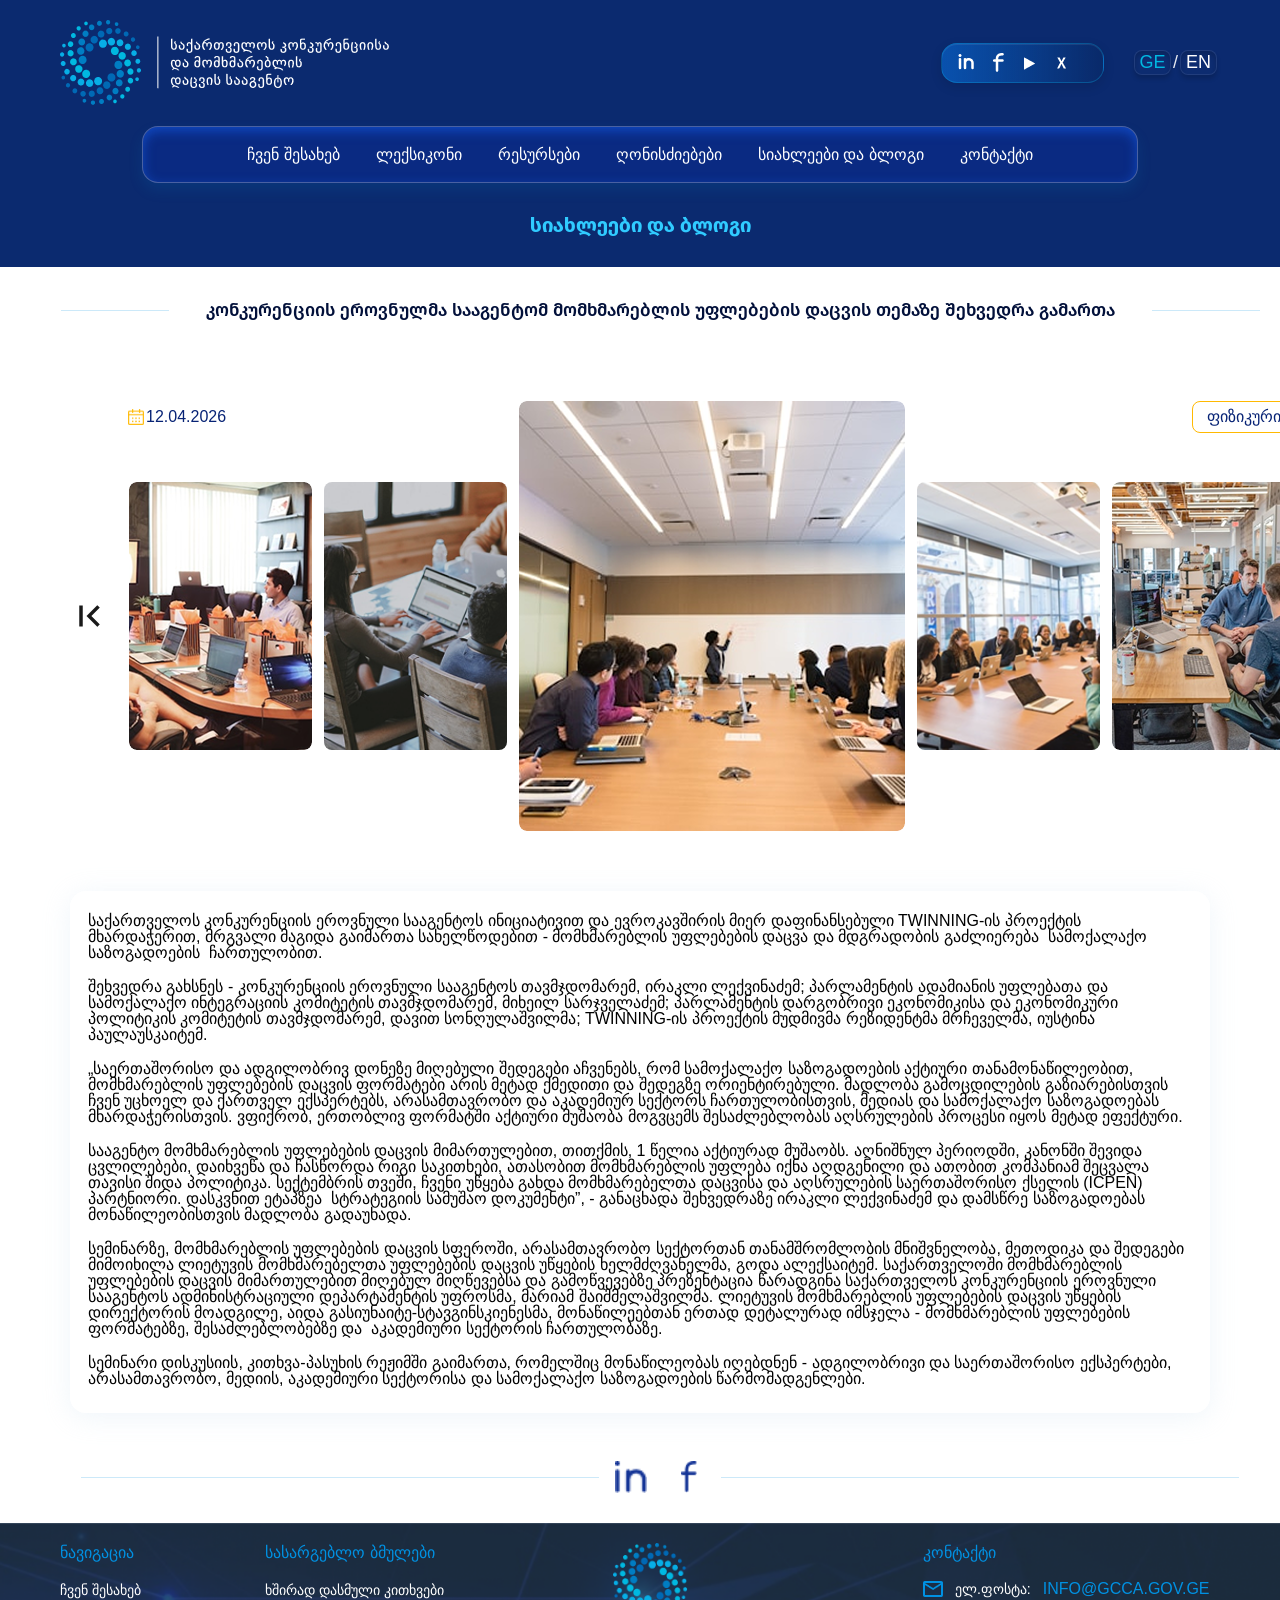
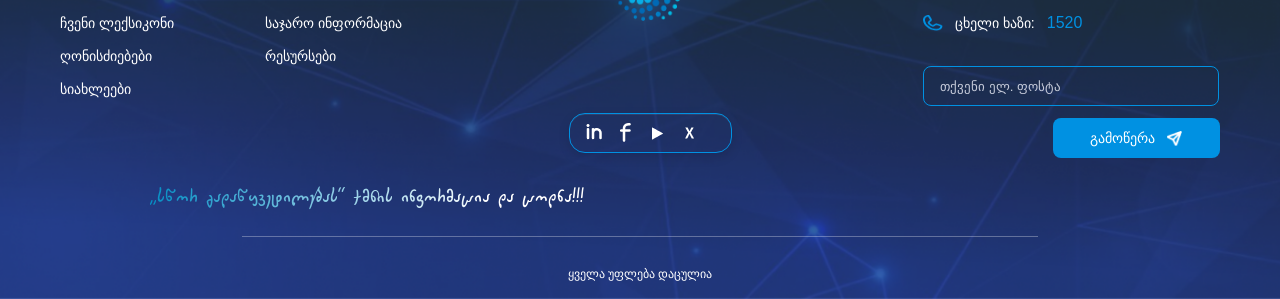
<file: news1.html>
<html lang="ka">
    <head>
        <meta charset="UTF-8" />
        <meta name="viewport" content="width=device-width, initial-scale=1.0" />
        <link rel="preconnect" href="https://fonts.googleapis.com" />
        <link rel="preconnect" href="https://fonts.gstatic.com" crossorigin />
        <link
            href="https://fonts.googleapis.com/css2?family=Poppins:wght@400;500;600&display=swap"
            rel="stylesheet"
        />
        <link rel="stylesheet" href="assets/css/style.css" />

        <title>competition</title>
    </head>
    <body>
        <header class="header">
            <div class="container header-top">
                <!-- LEFT: LOGO + TEXT -->
                <div class="header-left">
                    <a href="index.html" class="logo-link">
                        <img
                            src="assets/images/logo-header.png"
                            alt="logo"
                            class="logo"
                        />
                    </a>
                </div>

                <!-- RIGHT: SOCIAL + LANG -->
                <div class="header-right">
                    <div class="socials">
                        <a href="#" aria-label="Instragram"
                            ><img
                                src="assets/images/in-header.png"
                                alt="instagram"
                        /></a>
                        <a href="#" aria-label="Facebook"
                            ><img
                                src="assets/images/fb-header.png"
                                alt="facebook"
                        /></a>
                        <a href="#" aria-label="YouTube"
                            ><img src="assets/images/play.png" alt="youtube"
                        /></a>
                        <a href="#" aria-label="X (Twitter)"
                            ><img src="assets/images/x.png" alt="twitter"
                        /></a>
                    </div>

                    <div class="lang">
                        <a href="#" class="lang-link active">GE</a>

                        <span class="lang-divider">/</span>

                        <a href="#" class="lang-link">EN</a>
                    </div>
                </div>
            </div>

            <!-- NAVIGATION -->
            <nav class="nav">
                <a href="about.html">ჩვენ შესახებ</a>
                <a href="dictionary.html">ლექსიკონი</a>
                <a href="resources.html">რესურსები</a>
                <a href="event.html">ღონისძიებები</a>
                <a href="news.html">სიახლეები და ბლოგი</a>
                <a href="contact.html">კონტაქტი</a>
            </nav>
        </header>
        <h1 class="news-inner-main-title">სიახლეები და ბლოგი</h1>
        <section class="news-inner-section">
            <div class="container">
                <!-- TOP TITLE -->
                <div class="news-inner-top">
                    <div class="news-inner-line"></div>

                    <h1 class="news-inner-title">
                        კონკურენციის ეროვნულმა სააგენტომ მომხმარებლის უფლებების
                        დაცვის თემაზე შეხვედრა გამართა
                    </h1>

                    <div class="news-inner-line"></div>
                </div>

                <!-- GALLERY WRAPPER -->
                <div class="news-inner-gallery-wrapper">
                    <!-- META -->
                    <div class="news-inner-meta">
                        <!-- DATE -->
                        <div class="news-inner-date">
                            <img
                                src="assets/images/event-date.png"
                                alt="calendar"
                            />
                            <span>12.04.2026</span>
                        </div>

                        <!-- BADGE -->
                        <div class="news-inner-badge">ფიზიკური</div>
                    </div>

                    <!-- GALLERY -->
                    <div class="news-inner-gallery">
                        <!-- LEFT ARROW -->
                        <button class="news-inner-arrow left-arrow">
                            <img
                                src="assets/images/news-vector2.png"
                                alt="left arrow"
                            />
                        </button>

                        <!-- IMAGES -->
                        <div class="news-inner-gallery-grid">
                            <div class="news-inner-gallery-item">
                                <img
                                    src="assets/images/news-inner1.png"
                                    alt=""
                                />
                            </div>

                            <div class="news-inner-gallery-item">
                                <img
                                    src="assets/images/news-inner2.png"
                                    alt=""
                                />
                            </div>

                            <div class="news-inner-gallery-item active">
                                <img
                                    src="assets/images/news-inner3.png"
                                    alt=""
                                />
                            </div>

                            <div class="news-inner-gallery-item">
                                <img
                                    src="assets/images/news-inner4.png"
                                    alt=""
                                />
                            </div>

                            <div class="news-inner-gallery-item">
                                <img
                                    src="assets/images/news-inner5.png"
                                    alt=""
                                />
                            </div>
                        </div>

                        <!-- RIGHT ARROW -->
                        <button class="news-inner-arrow">
                            <img
                                src="assets/images/news-vector2.png"
                                alt="right arrow"
                            />
                        </button>
                    </div>
                </div>

                <!-- CONTENT CARD -->
                <div class="news-inner-content-card">
                    <p>
                        საქართველოს კონკურენციის ეროვნული სააგენტოს ინიციატივით
                        და ევროკავშირის მიერ დაფინანსებული TWINNING-ის პროექტის
                        მხარდაჭერით, მრგვალი მაგიდა გაიმართა სახელწოდებით -
                        მომხმარებლის უფლებების დაცვა და მდგრადობის გაძლიერება 
                        სამოქალაქო საზოგადოების  ჩართულობით.
                    </p>
                    <p>
                        შეხვედრა გახსნეს - კონკურენციის ეროვნული სააგენტოს
                        თავმჯდომარემ, ირაკლი ლექვინაძემ; პარლამენტის ადამიანის
                        უფლებათა და სამოქალაქო ინტეგრაციის კომიტეტის
                        თავმჯდომარემ, მიხეილ სარჯველაძემ; პარლამენტის დარგობრივი
                        ეკონომიკისა და ეკონომიკური პოლიტიკის კომიტეტის
                        თავმჯდომარემ, დავით სონღულაშვილმა; TWINNING-ის პროექტის
                        მუდმივმა რეზიდენტმა მრჩეველმა, იუსტინა პაულაუსკაიტემ.
                    </p>
                    <p>
                        „საერთაშორისო და ადგილობრივ დონეზე მიღებული შედეგები
                        აჩვენებს, რომ სამოქალაქო საზოგადოების აქტიური
                        თანამონაწილეობით, მომხმარებლის უფლებების დაცვის
                        ფორმატები არის მეტად ქმედითი და შედეგზე ორიენტირებული.
                        მადლობა გამოცდილების გაზიარებისთვის ჩვენ უცხოელ და
                        ქართველ ექსპერტებს, არასამთავრობო და აკადემიურ სექტორს
                        ჩართულობისთვის, მედიას და სამოქალაქო საზოგადოებას
                        მხარდაჭერისთვის. ვფიქრობ, ერთობლივ ფორმატში აქტიური
                        მუშაობა მოგვცემს შესაძლებლობას აღსრულების პროცესი იყოს
                        მეტად ეფექტური.
                    </p>
                    <p>
                        სააგენტო მომხმარებლის უფლებების დაცვის მიმართულებით,
                        თითქმის, 1 წელია აქტიურად მუშაობს. აღნიშნულ პერიოდში,
                        კანონში შევიდა ცვლილებები, დაიხვეწა და ჩასწორდა რიგი
                        საკითხები, ათასობით მომხმარებლის უფლება იქნა აღდგენილი
                        და ათობით კომპანიამ შეცვალა თავისი შიდა პოლიტიკა.
                        სექტემბრის თვეში, ჩვენი უწყება გახდა მომხმარებელთა
                        დაცვისა და აღსრულების საერთაშორისო ქსელის (ICPEN)
                        პარტნიორი. დასკვნით ეტაპზეა  სტრატეგიის სამუშაო
                        დოკუმენტი”, - განაცხადა შეხვედრაზე ირაკლი ლექვინაძემ და
                        დამსწრე საზოგადოებას მონაწილეობისთვის მადლობა გადაუხადა.
                    </p>
                    <p>
                        სემინარზე, მომხმარებლის უფლებების დაცვის სფეროში,
                        არასამთავრობო სექტორთან თანამშრომლობის მნიშვნელობა,
                        მეთოდიკა და შედეგები მიმოიხილა ლიეტუვის მომხმარებელთა
                        უფლებების დაცვის უწყების ხელმძღვანელმა, გოდა ალექსაიტემ.
                        საქართველოში მომხმარებლის უფლებების დაცვის მიმართულებით
                        მიღებულ მიღწევებსა და გამოწვევებზე პრეზენტაცია წარადგინა
                        საქართველოს კონკურენციის ეროვნული სააგენტოს
                        ადმინისტრაციული დეპარტამენტის უფროსმა, მარიამ
                        შაიშმელაშვილმა. ლიეტუვის მომხმარებლის უფლებების დაცვის
                        უწყების დირექტორის მოადგილე, აიდა
                        გასიუნაიტე-სტავგინსკიენესმა, მონაწილეებთან ერთად
                        დეტალურად იმსჯელა - მომხმარებლის უფლებების ფორმატებზე,
                        შესაძლებლობებზე და  აკადემიური სექტორის ჩართულობაზე.
                    </p>
                    <p>
                        სემინარი დისკუსიის, კითხვა-პასუხის რეჟიმში გაიმართა,
                        რომელშიც მონაწილეობას იღებდნენ - ადგილობრივი და
                        საერთაშორისო ექსპერტები, არასამთავრობო, მედიის,
                        აკადემიური სექტორისა და სამოქალაქო საზოგადოების
                        წარმომადგენლები.
                    </p>
                </div>

                <!-- SOCIAL -->

                <div class="news-inner-social-wrapper">
                    <div class="news-inner-line2"></div>

                    <div class="news-inner-socials">
                        <a href="#">
                            <img src="assets/images/in.png" alt="instagram" />
                        </a>

                        <a href="#">
                            <img src="assets/images/fb.png" alt="facebook" />
                        </a>
                    </div>

                    <div class="news-inner-line2"></div>
                </div>
            </div>
        </section>
        <footer class="footer">
            <div class="footer-overlay"></div>

            <div class="container footer-container">
                <!-- LEFT -->
                <div class="footer-column">
                    <h3 class="footer-heading">ნავიგაცია</h3>

                    <ul class="footer-links">
                        <li><a href="#">ჩვენ შესახებ</a></li>
                        <li><a href="#">ჩვენი ლექსიკონი</a></li>
                        <li><a href="#">ღონისძიებები</a></li>
                        <li><a href="#">სიახლეები</a></li>
                    </ul>
                </div>
                <!-- SECOND COLUMN -->

                <div class="footer-column footer-modules">
                    <h3 class="footer-heading">სასარგებლო ბმულები</h3>

                    <ul class="footer-links">
                        <li><a href="#">ხშირად დასმული კითხვები</a></li>
                        <li><a href="#">საჯარო ინფორმაცია</a></li>
                        <li><a href="#">რესურსები</a></li>
                    </ul>
                </div>

                <!-- CENTER -->
                <div class="footer-center">
                    <img
                        src="assets/images/logo.png"
                        alt="ლოგო"
                        class="footer-logo"
                    />

                    <div class="socials">
                        <a href="#" aria-label="Instragram"
                            ><img
                                src="assets/images/in-header.png"
                                alt="instagram"
                        /></a>
                        <a href="#" aria-label="Facebook"
                            ><img
                                src="assets/images/fb-header.png"
                                alt="facebook"
                        /></a>
                        <a href="#" aria-label="YouTube"
                            ><img src="assets/images/play.png" alt="youtube"
                        /></a>
                        <a href="#" aria-label="X (Twitter)"
                            ><img src="assets/images/x.png" alt="twitter"
                        /></a>
                    </div>
                </div>

                <!-- RIGHT -->
                <div class="footer-column footer-contact">
                    <h3 class="footer-heading">კონტაქტი</h3>

                    <div class="contact-item">
                        <img src="assets/images/footer-mail.png" alt="mail" />

                        <span class="contact-label">ელ.ფოსტა:</span>

                        <a href="mailto:info@gcca.gov.ge" class="contact-link">
                            INFO@GCCA.GOV.GE
                        </a>
                    </div>

                    <div class="contact-item">
                        <img src="assets/images/footer-call.png" alt="phone" />

                        <span class="contact-label">ცხელი ხაზი:</span>

                        <a href="tel:1520" class="contact-link"> 1520 </a>
                    </div>

                    <form class="footer-form">
                        <input type="email" placeholder="თქვენი ელ. ფოსტა" />

                        <button type="submit">
                            გამოწერა
                            <img
                                src="assets/images/footer-arrow.png"
                                alt="arrow"
                            />
                        </button>
                    </form>
                </div>
            </div>
            <div class="footer-quote">
                „სწორ გადაწყვეტილებას“ ქმნის ინფორმაცია და ცოდნა!!!
            </div>
            <div class="footer-line"></div>
            <div class="footer-bottom">ყველა უფლება დაცულია</div>
        </footer>
    </body>
</html>
</file>
<file: assets/css/style.css>
/*--- RESET--- */
* {
    margin: 0;
    padding: 0;
    box-sizing: border-box;
}

@font-face {
    font-family: "FiraGO-Regular";
    src: url("../fonts/FiraGO-Regular.woff2") format("woff2");
    font-weight: 400;
    font-style: normal;
    font-display: swap;
}

@font-face {
    font-family: "FiraGO-Bold";
    src: url("../fonts/FiraGO-Bold.woff2") format("woff2");
    font-weight: 700;
    font-style: normal;
    font-display: swap;
}

@font-face {
    font-family: "FiraGO-Medium";
    src: url("../fonts/FiraGO-Medium.woff2") format("woff2");
    font-weight: 500;
    font-style: normal;
    font-display: swap;
}

@font-face {
    font-family: "DM Giorgi";
    src: url("../fonts/dm-giorgi-khorguashvili.ttf") format("truetype");
    font-weight: 400;
    font-style: normal;
    font-display: swap;
}

body {
    background: #0b2a6f;
    font-family: "FiraGO-Regular", sans-serif;
}

/*--- UTILITIES--- */
.visually-hidden {
    position: absolute;
    width: 1px;
    height: 1px;
    padding: 0;
    margin: -1px;
    overflow: hidden;
    clip: rect(0, 0, 0, 0);
    white-space: nowrap;
    border: 0;
}

/* ---CONTAINER ---*/
.container {
    width: min(1200px, 100% - 40px);
    margin-inline: auto;
    padding: 0 20px;
}

/* ---HEADER--- */
.header {
    padding-top: 20px;
}

.header-top {
    display: flex;
    justify-content: space-between;
    align-items: center;
}

.header-left {
    width: 328px;
    height: 85px;
    display: flex;
    align-items: center;
    gap: 15px;
}

/* LOGO LINK */

.logo-link {
    display: flex;
    align-items: center;

    text-decoration: none;

    transition:
        transform 0.25s ease,
        opacity 0.25s ease;
}

.logo-link:hover {
    transform: translateY(-2px);
    opacity: 0.9;
}

/* LOGO IMAGE */

.logo {
    width: 328.83px;
    height: 84.82px;

    object-fit: contain;

    display: block;
}

.header-right {
    display: flex;
    align-items: center;
    gap: 30px;
}

.socials {
    display: flex;
    align-items: center;
    width: 163px;
    height: 40px;
    gap: 8px;
    padding: 0 12px;
    border-radius: 16px;
    border: 1px solid rgba(7, 174, 230, 0.3);
    background: linear-gradient(
        90deg,
        rgba(9, 90, 187, 0.83) 0%,
        rgba(4, 41, 85, 0.2) 100%
    );

    box-shadow:
        0 4px 12px rgba(0, 0, 0, 0.12),
        inset 0 1px 0 rgba(255, 255, 255, 0.08);
}

.socials a {
    display: inline-flex;
    align-items: center;
    justify-content: center;
    width: 24px;
    height: 24px;
    transition:
        background 0.3s ease,
        transform 0.3s ease,
        color 0.3s ease;
}

.socials a:hover {
    background: rgba(255, 255, 255, 0.12);
    transform: translateY(-1px);
}

.lang {
    display: flex;
    align-items: center;
    gap: 2px;
    width: 86px;
    height: 25px;
    font-family: "FiraGO", sans-serif;
    font-size: 18px;
    font-weight: 500;
}

.lang-link {
    display: flex;
    align-items: center;
    justify-content: center;
    width: 37px;
    height: 25px;
    border-radius: 8px;
    color: #ffffff;
    background: rgba(255, 255, 255, 0.01);
    box-shadow:
        inset 0 4px 4px rgba(0, 0, 0, 0.15),
        0 4px 4px rgba(0, 0, 0, 0.15);
    border: 1px solid rgba(255, 255, 255, 0.08);
    text-decoration: none;
    transition:
        background 0.3s ease,
        color 0.3s ease,
        box-shadow 0.3s ease;
}

.lang-link.active {
    color: #00b8e1;
    background: rgba(255, 255, 255, 0.01);
    box-shadow:
        inset 0 4px 4px rgba(0, 0, 0, 0.15),
        0 4px 4px rgba(0, 0, 0, 0.15);
}

.lang-divider {
    color: #ffffff;
    opacity: 0.9;
}
/* BURGER */

.burger {
    display: none;
    position: absolute;
    top: 50%;
    right: 20px;
    transform: translateY(-50%);
    width: 30px;
    height: 30px;
    border: none;
    background: transparent;
    flex-direction: column;
    justify-content: center;
    align-items: center;
    gap: 5px;
    cursor: pointer;
    z-index: 10000;
}

.burger span {
    width: 24px;
    height: 2px;

    border-radius: 2px;

    background: #ffffff;

    transition: 0.3s ease;
}
/* =========================
   MOBILE MENU
========================= */
.mobile-menu-overlay {
    position: fixed;
    inset: 0;

    display: none;

    justify-content: flex-end;
    align-items: flex-start;

    overflow: hidden;

    background: rgba(0, 0, 0, 0.15);
    backdrop-filter: blur(8px);

    z-index: 9999;
}
.mobile-menu-overlay.active {
    display: flex;
}

/* MENU */

.mobile-menu {
    box-sizing: border-box;
    width: 320px;
    max-width: calc(100vw - 32px);

    height: 861px;
    overflow-y: auto;
    padding: 40px 24px;

    background: #ffffff;

    backdrop-filter: blur(35px);

    border-radius: 16px 0 0 16px;

    box-shadow: 0 3px 13px rgba(3, 48, 53, 0.17);

    display: flex;
    flex-direction: column;
    align-items: center;
}
/* TOP */

.mobile-menu-top {
    width: 272px;

    display: flex;
    justify-content: space-between;
    align-items: center;

    margin-bottom: 32px;
}

.mobile-menu-logo {
    width: 46px;
    height: auto;
}

.mobile-menu-close {
    border: none;
    background: transparent;

    font-size: 32px;
    line-height: 1;

    cursor: pointer;

    color: #1f2a37;
}

/* SOCIALS */

.mobile-menu-socials {
    width: 163px;
    height: 40px;
    display: flex;
    align-items: center;
    justify-content: center;
    gap: 8px;
    padding: 0 12px;
    border-radius: 16px;
    background: #0069b5;
    margin-bottom: 32px;
}

.mobile-menu-socials a {
    display: flex;
    align-items: center;
    justify-content: center;
    width: 24px;
    height: 24px;
}

/* NAV */

.mobile-menu-nav {
    width: 272px;

    display: flex;
    flex-direction: column;

    gap: 24px;

    margin-bottom: 24px;
}

.mobile-menu-nav a {
    width: 272px;
    height: 56px;

    display: flex;
    align-items: center;
    justify-content: center;

    text-decoration: none;

    border-radius: 16px;

    font-family: "FiraGO", sans-serif;
    font-size: 18px;
    font-weight: 500;

    color: #1f2a37;
}

.mobile-menu-nav a.active {
    background: #ffffff;

    box-shadow:
        0 0 12px rgba(0, 145, 226, 0.25),
        0 0 4px rgba(0, 145, 226, 0.15);
}

/* SEARCH */

.mobile-menu-search {
    width: 272px;
    height: 56px;

    display: flex;
    align-items: center;

    padding: 0 20px;

    border-radius: 16px;

    background: #ffffff;

    box-shadow: 0 2px 9px rgba(34, 60, 110, 0.12);
}

.mobile-menu-search img {
    width: 20px;
    height: 20px;
}

.mobile-menu-search input {
    flex: 1;

    margin-left: 12px;

    border: none;
    outline: none;

    background: transparent;

    font-family: "FiraGO", sans-serif;
}

/*footer mobile*/
.footer-mobile {
    display: none;

    position: relative;

    width: 100%;

    padding: 22px 19px;

    background-image: url("../images/mobile-footer-bg.png");
    background-repeat: no-repeat;
    background-position: center;
    background-size: cover;

    box-sizing: border-box;

    color: #ffffff;
}
.footer-mobile-top {
    display: flex;
    justify-content: space-between;
    align-items: flex-start;

    margin-bottom: 24px;
}

.footer-mobile-logo {
    width: 59px;
    height: 59px;

    display: block;

    margin-bottom: 20px;
}

.footer-mobile-nav {
    display: flex;
    flex-direction: column;
    gap: 10px;

    margin-bottom: 24px;
}

.footer-mobile-nav a {
    text-decoration: none;

    font-family: "FiraGO", sans-serif;
    font-size: 16px;
    font-weight: 500;

    color: #0091e2;
}
.footer-mobile-contact-title {
    text-align: center;

    margin-bottom: 20px;

    font-family: "FiraGO", sans-serif;
    font-size: 20px;
    font-weight: 500;

    color: #00a8ff;
}
.footer-mobile-contact {
    margin-bottom: 24px;
}

.footer-mobile-item {
    display: flex;
    align-items: center;
    gap: 12px;

    margin-bottom: 14px;
}

.footer-mobile-item a {
    color: #0091e2;
    text-decoration: none;
}

.footer-mobile-socials {
    display: flex;
    align-items: center;
    justify-content: center;
    gap: 8px;

    width: 163px;
    height: 40px;

    border: 1px solid #0091e2;
    border-radius: 16px;

    margin: 0 auto 20px;
}

.footer-mobile-form {
    display: flex;
    flex-direction: column;
    gap: 12px;

    margin-bottom: 20px;
}

.footer-mobile-form input {
    width: 100%;
    height: 40px;

    border: 1px solid #0091e2;
    border-radius: 8px;

    background: transparent;

    padding: 0 16px;

    color: #ffffff;
}

.footer-mobile-form button {
    width: 167px;
    height: 40px;

    margin: 0 auto;

    border: none;
    border-radius: 8px;

    background: #0091e2;

    color: #ffffff;
}

.footer-mobile-quote {
    text-align: center;

    font-family: "DM Giorgi", sans-serif;
    font-size: 16px;
    line-height: 150%;

    margin-bottom: 20px;
    background: linear-gradient(
        90deg,
        #048fc4 0%,
        #26a7d9 35%,
        #7fd4f2 60%,
        #ffffff 100%
    );

    -webkit-background-clip: text;
    background-clip: text;

    -webkit-text-fill-color: transparent;
    color: transparent;
}

.footer-mobile-line {
    width: 157px;
    height: 1px;

    margin: 0 auto 14px;

    background: rgba(255, 255, 255, 0.3);
}

.footer-mobile-bottom {
    text-align: center;

    font-family: "FiraGO", sans-serif;
    font-size: 12px;
}
.nav {
    margin: 21px auto 0;
    display: flex;
    justify-content: center;
    align-items: center;
    width: min(996px, 100%);
    flex-wrap: wrap;
    height: auto;
    min-height: 57px;
    padding-inline: clamp(20px, 4vw, 60px);
    border-radius: 16px;
    background: rgba(11, 44, 139, 0.7);
    border: 1px solid rgba(255, 255, 255, 0.26);
    box-shadow:
        inset 0 4px 12px rgba(21, 101, 255, 0.5),
        0 7px 14px rgba(0, 125, 195, 0.15);
}

.nav a {
    color: white;
    text-decoration: none;
    padding: 8px 18px;
    border-radius: 8px;
    transition: 0.3s;
    font-family: "FiraGO", sans-serif;
    font-weight: 500;
    font-size: 16px;
    transition:
        background 0.35s ease,
        box-shadow 0.35s ease,
        color 0.35s ease;
}

.nav a:hover {
    background: rgba(9, 42, 131, 0.9);
    box-shadow:
        inset 0 4px 10px rgba(0, 184, 225, 0.28),
        0 0 12px rgba(0, 184, 225, 0.18);
    color: #ffffff;
}

.nav a:hover::after {
    content: "";
    position: absolute;
    left: 8px;
    right: 8px;
    bottom: -1px;
    height: 1px;
    background: rgba(0, 184, 225, 0.8);
    box-shadow: 0 0 8px rgba(0, 184, 225, 0.8);
}

.nav a.active {
    background: rgba(18, 69, 199, 0.2);
    border: 1px solid rgba(0, 184, 225, 0.25);
    box-shadow:
        inset 0 2px 8px rgba(41, 134, 255, 0.35),
        0 1px 10px rgba(153, 227, 255, 0.3);
    color: #ffffff;
}

.main-title {
    max-width: 656px;
    width: 90%;
    margin: 39px auto 0;
    font-family: "FiraGO", sans-serif;

    font-weight: 700;
    font-size: 30px;
    line-height: 100%;
    text-align: center;
    color: #ffffff;
}
.uppercase {
    font-family: "FiraGO", sans-serif;
    text-transform: uppercase;
    font-feature-settings:
        "case" 1,
        "c2sc" 1,
        "smcp" 1;
    letter-spacing: 0.02em;
}

.cards {
    margin-top: clamp(30px, 4vw, 44px);
    display: flex;
    justify-content: center;
    gap: clamp(20px, 3vw, 52px);
    flex-wrap: wrap;
}

.card {
    background: #f8fbff;
    border-radius: 16px;
    padding: 20px;
    border: 7px solid transparent;
    background-image:
        linear-gradient(#f5f7fb, #f5f7fb),
        linear-gradient(180deg, #b7caf3 0%, #e6eeff 100%);
    background-origin: border-box;
    background-clip: padding-box, border-box;
    box-shadow: 0 0 18px rgba(147, 174, 228, 0.4);
}

/*left card*/
.card-left {
    width: min(630px, 100%);
    height: 309px;
    display: flex;
    flex-direction: column;
    align-items: center;
}

.search {
    width: min(496px, 100%);
    height: 61px;
    display: flex;
    align-items: center;
    padding: 0 20px;
    background: #ffffff;
    border-radius: 16px;
    box-shadow: 0 1px 12px rgba(64, 113, 255, 0.3);
}

.search input {
    flex: 1;
    border: none;
    outline: none;
    margin-left: 12px;
    width: 100%;
    font-family: "FiraGO", sans-serif;
    font-size: 16px;
    font-weight: 400;
    color: #02103a;
}

.search img {
    width: 28px;
    height: 28px;
}

.icon {
    position: relative;
    padding-right: 15px;
}

.icon::after {
    content: "";
    position: absolute;
    right: 0;
    top: 50%;
    transform: translateY(-50%);
    width: 1px;
    height: 60px;
    background: #e3ebf5;
}

.search input::placeholder {
    color: #02103a;
}

.tags {
    display: flex;
    align-items: center;
    justify-content: space-between;
    width: 100%;
    max-width: 507px;
    margin-top: 40px;
}

.tags-label {
    color: #02103a;
    font-family: "FiraGO", sans-serif;
    font-size: 14px;
    font-weight: 400;
}

.tags-list {
    display: flex;
    width: 385px;
    gap: 15px;
}

.tag {
    display: inline-flex;
    align-items: center;
    justify-content: center;
    text-decoration: none;
    padding: 6px 12px;
    border-radius: 20px;
    font-family: "FiraGO", sans-serif;
    font-size: 16px;
    font-weight: 400;
    color: #223c6e;
    background: rgba(0, 145, 226, 0.3);
    box-shadow: 0 2px 4px rgba(34, 60, 110, 0.2);
}

.divider-line {
    width: 260px;
    height: 1px;
    background: #e3ebf5;
    margin-top: 42px;
}

.icons {
    display: flex;
    align-items: center;
    gap: 25px;
    margin-top: 41px;
}

.icons a {
    display: inline-flex;
    align-items: center;
    justify-content: center;
    text-decoration: none;
    transition:
        transform 0.3s ease,
        opacity 0.3s ease;
}

.icons a:hover {
    transform: translateY(-2px);
    opacity: 0.8;
}

/* RIGHT CARD */
.card-right {
    position: relative;
    width: min(517px, 100%);
    height: 311px;
    display: flex;
    flex-direction: column;
    padding: 0 26px;
}

.card-title {
    width: 178px;
    display: flex;
    align-items: center;
    gap: 27px;
    margin-top: 26px;
    font-family: "FiraGO", sans-serif;
    font-weight: 500;
    font-size: 18px;
    color: #223c6e;
}

.card-right::after {
    content: "";
    position: absolute;
    margin-top: 41px;
    right: 20px;
    width: 260px;
    height: 1px;
    background: #e3ebf5;
}

.slashes {
    display: flex;
    gap: 4px;
    align-items: center;
    transform: translateY(2px);
}

.slashes::before,
.slashes::after {
    content: "";
    width: 7px;
    height: 31px;
    background: #ffb901;
    transform: rotate(29deg);
    display: block;
}

.highlight {
    width: 325px;
    height: 45px;
    display: flex;
    align-items: center;
    justify-content: center;
    border-radius: 8px;
    margin: 27px auto;
    font-family: "DM Giorgi", sans-serif;
    background-image: url("../images/background.png");
    background-size: cover;
    background-position: center;
    background-repeat: no-repeat;
    color: #0091e233;
}

.card-text {
    width: 436px;
    font-family: "FiraGO", sans-serif;
    font-size: 16px;
    font-weight: 400;
    line-height: 100%;
    margin-top: 20px;
}

.bottom-row {
    display: flex;
    align-items: center;
    gap: 35px;
    margin-top: 35px;
}

.more {
    font-family: "FiraGO-Bold", sans-serif;
    font-weight: 500;
    font-size: 16px;
    line-height: 100%;
    color: #232323;
}

.btn {
    width: 145px;
    height: 35px;
    border: none;
    border-radius: 16px;
    background: rgba(64, 120, 190, 0.15);
    box-shadow: 0 2px 9px rgba(35, 60, 110, 0.1);
    font-family: "FiraGO", sans-serif;
    font-size: 16px;
    font-weight: 400;
    cursor: pointer;
    color: #000000;
    display: inline-flex;
    align-items: center;
    justify-content: center;
    text-decoration: none;
}

/*--- BLUE SECTION ---*/
.blue-section {
    position: relative;
    overflow: hidden;
    padding-top: 40px;
    padding-bottom: 80px;
    background-image: url("../images/gradient1.png");
    background-size: cover;
    background-position: center top;
    background-repeat: no-repeat;
}

.blue-section::before {
    content: "";
    position: absolute;
    left: 0;
    top: 0;
    width: 100%;
    height: 380px;
    background-image: url("../images/gradient2.png");
    background-size: cover;
    background-position: top center;
    background-repeat: no-repeat;
    pointer-events: none;
}

.handwritten-text {
    font-family: "DM Giorgi", sans-serif;
    font-weight: 400;
    font-size: 24px;
    line-height: 100%;
    text-align: center;
    background: linear-gradient(
        90deg,
        #07aee6 0%,
        #5fd3f5 35%,
        #dff7ff 70%,
        #ffffff 100%
    );
    -webkit-background-clip: text;
    -webkit-text-fill-color: transparent;
    margin: 50px auto;
    max-width: 643px;
    padding-top: 6px;
    padding-bottom: 4px;
}

.subscribe-btn {
    position: absolute;
    top: 60px;
    right: -12px;
    width: 120px;
    height: 40px;
    border: none;
    border-radius: 16px 0 0 16px;
    background: #0091e2;
    color: #ffffff;
    font-family: "FiraGO", sans-serif;
    font-weight: 500;
    font-size: 16px;
    z-index: 10;
}

.user-options {
    max-width: 996px;
    width: 100%;
    margin: 104px auto 28px;
    position: relative;
    z-index: 2;
}

.handwritten-text,
.user-options {
    position: relative;
    z-index: 2;
}

.question-title {
    position: relative;
    width: fit-content;
    margin: 0 auto 52px;
    font-family: "FiraGO-Medium", sans-serif;
    font-weight: 500;
    font-size: 18px;
    color: #ffffff;
    line-height: 100%;
}

.question-title::before,
.question-title::after {
    content: "";
    position: absolute;
    top: 50%;
    width: 203px;
    height: 1px;
    background: #ffffff;
}

.question-title::before {
    left: -;
}

.question-title::before {
    right: calc(100% + 27px);
}

.question-title::after {
    left: calc(100% + 27px);
}

.options {
    display: flex;
    justify-content: center;
    gap: clamp(16px, 3vw, 40px);
    flex-wrap: wrap;
}

.option {
    width: min(256px, 100%);
    height: 95px;
    display: flex;
    align-items: center;
    justify-content: center;
    gap: 10px;
    border-radius: 16px;
    background: rgba(218, 234, 246, 0.4);
    border: 1px solid rgba(255, 255, 255, 0.18);
    box-shadow:
        0px 11px 16px rgba(34, 60, 110, 0.25),
        inset 0px 4px 7px rgba(253, 254, 255, 0.5);
    backdrop-filter: blur(16px);
    -webkit-backdrop-filter: blur(16px);
    color: #ffffff;
    font-family: "FiraGO", sans-serif;
    font-size: 18px;
    font-weight: 500;
}

/*--- ARTICLES SECTION სიახლეები---*/
.articles-section {
    width: 100%;
    padding: 40px 120px;
    background: #ffffff;
}

.articles-header {
    display: flex;
    align-items: center;
    justify-content: center;
    gap: 28px;
    margin-bottom: 51px;
}

.articles-header h2 {
    font-family: "FiraGO-Medium", sans-serif;
    font-size: 18px;
    font-weight: 500;
    color: #1f2a37;
}

.line {
    width: 203px;
    height: 2px;
    background: #e4e5e9;
}

.articles-cards {
    display: flex;
    gap: 25px;
    justify-content: center;
    flex-wrap: wrap;
}

.article-card {
    display: block;
    text-decoration: none;
    color: inherit;

    width: 281px;
    height: 308px;

    padding: 1px;

    border-radius: 16px;

    background: linear-gradient(180deg, #f3f3f4 0%, #e9eaec 100%);

    overflow: hidden;

    transition: height 0.4s ease;
}
.article-card-inner {
    width: 100%;
    height: 100%;

    padding: 7px;

    background: #f8f8f9;
    border: 1px solid #ececef;

    border-radius: 15px;

    box-shadow: 0px 2px 9px rgba(0, 0, 0, 0.06);

    overflow: hidden;
}

.article-image {
    position: relative;
    width: 100%;
    height: 170px;
    border-radius: 12px;
    overflow: hidden;
    background: #ebebed;
}
.article-image img {
    width: 100%;
    height: 100%;
    object-fit: cover;
}

.article-date {
    width: 87px;
    height: 21px;
    position: absolute;
    top: 19px;
    right: 14px;
    font-size: 18px;
    font-weight: 500;
    color: #ffffff;
    font-family: "FiraGO", sans-serif;
}

.article-content {
    padding: 16px;
}

.article-content p {
    font-family: "FiraGO", sans-serif;
    font-size: 16px;
    line-height: 24px;
    color: #232323;

    max-height: 72px; /* 3 ხაზი */

    overflow: hidden;

    transition: max-height 0.4s ease;
}

.view-all-btn {
    display: flex;
    align-items: center;
    justify-content: center;
    margin-left: calc(100% - 230px);
    margin-top: 28px;
    width: 183px;
    height: 48px;
    border: none;
    border-radius: 16px;
    background: rgba(64, 120, 190, 0.15);
    box-shadow: 0 2px 9px rgba(34, 60, 110, 0.1);
    backdrop-filter: blur(4px);
    color: #000000;
    font-family: "FiraGO", sans-serif;
    font-size: 16px;
    font-weight: 400;
    cursor: pointer;
    transition: 0.3s ease;
}

.article-full-btn {
    width: 90px;
    height: 34px;
    display: block;
    margin: 10px auto 0;
    border: none;
    border-radius: 10px;

    background: rgba(64, 120, 190, 0.15);

    font-family: "FiraGO", sans-serif;
    font-size: 16px;

    opacity: 0;
    visibility: hidden;

    margin-top: 10px;

    cursor: pointer;

    transition: 0.3s ease;
}
.article-card:hover {
    height: 430px;
}
.article-card:hover .article-content p {
    max-height: 150px;
}
.article-card:hover .article-full-btn {
    opacity: 1;
    visibility: visible;
}

.article-full-btn:hover {
    transform: translateY(-2px);
}

/* --- learn section--- */
.learn-section {
    position: relative;
    padding: 48px 0;
    background: #dde9fa;
    overflow: hidden;
}

.learn-header {
    display: flex;
    align-items: center;
    justify-content: center;
    gap: 27px;
    margin-bottom: 70px;
}

.learn-line {
    width: 203px;
    height: 2px;
    background: #ffffff;
}

.learn-title {
    font-family: "FiraGO-Medium", sans-serif;
    font-weight: 500;
    font-size: 18px;
    color: #1f2a37;
}

.learn-content {
    position: relative;
    max-width: 1040px;
    width: 100%;
    margin: 0 auto;
    padding: 20px 0 65px;
    display: flex;
    flex-direction: column;
    align-items: center;
    gap: 48px;
}

.learn-left {
    position: absolute;
    left: -120px;
    top: -50px;
    display: flex;
    align-items: flex-start;
    gap: 20px;
}

.learn-label {
    font-family: "FiraGO", sans-serif;
    font-size: 16px;
    font-weight: 400;
    color: #000000;
}

.learn-bottom-line {
    width: 185px;
    height: 1px;
    background: #cdcdcd;
    position: absolute;
    left: -100px;
    bottom: -12px;
}

.learn-center {
    display: flex;
    flex-direction: column;
    align-items: center;
}

.learn-question {
    max-width: 572px;
    height: 19px;
    margin-bottom: 46px;
    text-align: center;
    font-family: "FiraGO", sans-serif;
    font-weight: 400;
    font-size: 16px;
    line-height: 100%;
    color: #000000;
}

.learn-options {
    display: flex;
    align-items: center;
    gap: 71px;
    width: 893px;
}

.learn-option {
    display: flex;
    align-items: center;
    justify-content: center;
    width: 250px;
    height: 70px;
    border-radius: 16px;
    text-decoration: none;
    background: rgba(255, 255, 255, 0.5);
    box-shadow: 0 2px 13px rgba(34, 60, 110, 0.25);
    backdrop-filter: blur(8px);
    font-family: "FiraGO", sans-serif;
    font-size: 16px;
    font-weight: 400;
    color: #223c6e;
    cursor: pointer;
    transition: 0.25s ease;
}

/* CIRCLE */
.circle {
    position: absolute;
    border-radius: 50%;
}

/* დიდი */

.circle-lg {
    position: absolute;
    width: 92px;
    height: 92px;
    left: 530px;
    top: 150px;
    border-radius: 50%;
    opacity: 0.21;
    background: linear-gradient(
        180deg,
        rgba(64, 120, 190, 0.55) 0%,
        rgba(64, 120, 190, 0.35) 100% transparent
    );

    box-shadow: inset 20px -8px 27px #4078be80;

    backdrop-filter: blur(27px);
}

/* საშუალო */

.circle-md {
    position: absolute;
    width: 83px;
    height: 83px;
    left: 820px;
    top: 265px;
    border-radius: 50%;
    opacity: 0.41;

    background: linear-gradient(
        180deg,
        rgba(0, 184, 225, 1) 0%,
        rgba(69, 174, 197, 0.67) 100% transparent;
    );

    box-shadow: inset 20px -8px 27px rgba(0, 155, 186, 0.5);
}

/* პატარა */

.circle-sm {
    position: absolute;
    width: 42px;
    height: 42px;
    left: 1136px;
    top: 168px;
    border-radius: 50%;
    opacity: 0.21;

    background: linear-gradient(
        180deg,
        rgba(64, 120, 190, 1) 0%,
        rgba(64, 120, 190, 0.67) 100% transparent;
    );

    box-shadow: inset 20px -8px 27px rgba(64, 120, 190, 0.5);
}
/* --- EVENT SECTION --- */
.event-section {
    padding: 70px 0 85px;
    background: #ffffff;
}

.event-header {
    display: flex;
    align-items: center;
    justify-content: center;
    gap: 27px;
    margin-bottom: 32px;
}

.event-line {
    width: 203px;
    height: 2px;
    background: #e4e5e9;
}

.event-title {
    font-family: "FiraGO-Medium", sans-serif;
    font-weight: 500;
    font-size: 18px;
    color: #1f2a37;
}

/* --- CARDS --- */

.event-cards {
    width: 1202px;
    display: flex;
    justify-content: space-between;
    gap: 20px;
    margin-bottom: 41px;
}

.event-card {
    display: block;
    text-decoration: none;
    color: inherit;
    width: 387px;
    height: 234px;
}

.event-image-wrap {
    position: relative;
    width: 100%;
    height: 100%;
    border-radius: 16px;
    box-shadow: 0 6px 18px rgba(36, 60, 110, 0.12);
}

.event-image {
    width: 100%;
    height: 100%;
    object-fit: cover;
    display: block;
    border-radius: 16px;
}

.event-overlay {
    position: absolute;
    inset: 0;
}

.event-badge {
    position: absolute;
    top: -10px;
    z-index: 2;
    min-width: 77px;
    height: 32px;
    padding: 0 10px;
    border-radius: 8px;
    display: flex;
    align-items: center;
    justify-content: center;
    font-family: "FiraGO", sans-serif;
    font-size: 16px;
    font-weight: 500;
    color: black;
    background: #ebeef4b2;
    backdrop-filter: blur(6px);
}

.event-badge.online {
    background: #bbe2f9b2;
    color: black;
}

.event-date {
    position: absolute;
    top: 12px;
    right: 12px;
    z-index: 2;
    font-family: "FiraGO", sans-serif;
    font-size: 18px;
    font-weight: 600;
    color: #ffffff;
}

.event-card-title {
    position: absolute;
    left: 15px;
    right: 15px;
    bottom: 60px;
    z-index: 2;
    font-family: "FiraGO", sans-serif;
    font-size: 16px;
    font-weight: 400;
    line-height: 120%;
    color: #ffffff;
    text-align: center;
}

.event-button {
    width: 183px;
    height: 48px;
    display: block;
    margin-left: calc(100% - 140px);
    border: none;
    border-radius: 16px;
    background: #4078be26;
    box-shadow: 0 4px 10px rgba(36, 60, 110, 0.08);
    color: #000000;
    font-family: "FiraGO", sans-serif;
    font-size: 16px;
    font-weight: 400;
    cursor: pointer;
    transition: 0.25s ease;
    margin-bottom: 64px;
}

/* --- FOOTER --- */

.footer {
    position: relative;
    padding-top: 20px;
    background: linear-gradient(135deg, #10225d 0%, #16348a 50%, #1d3f9c 100%);
    color: #ffffff;
}

/* ფონის ხაზები */
.footer-overlay {
    position: absolute;
    inset: 0;
    background-image: url("../images/footer.png");
    background-size: cover;
    background-position: center;
    pointer-events: none;
}

.footer-container {
    position: relative;
    z-index: 2;
    display: flex;
    align-items: flex-start;
    justify-content: space-between;
}

/* --- COLUMNS --- */
.footer-column {
    display: flex;
    flex-direction: column;
}

.footer-heading {
    margin-bottom: 18px;
    font-family: "FiraGO", sans-serif;
    font-size: 16px;
    font-weight: 500;
    color: #0091e2;
}

.footer-links {
    display: flex;
    flex-direction: column;
    gap: 14px;
    list-style: none;
}

.footer-links a {
    font-family: "FiraGO", sans-serif;
    font-weight: 400;
    font-size: 14px;
    color: #ffffff;
    text-decoration: none;
    transition: 0.25s ease;
}

.footer-links a:hover {
    color: #07aee6;
}

.footer-modules {
    min-width: 212px;
}

.footer-container {
    position: relative;
    z-index: 2;
    display: flex;
    align-items: flex-start;
    gap: 90px;
}

/* --- CENTER --- */
.footer-center {
    display: flex;
    flex-direction: column;
    align-items: center;
    margin-right: 100px;
}

.footer-logo {
    width: 75px;
    margin-bottom: 28px;
}

.footer .socials {
    display: flex;
    align-items: center;
    width: 163px;
    height: 40px;
    gap: 8px;
    padding: 0 12px;
    border-radius: 16px;
    border: 1px solid#0091E2;
    background: transparent;
    margin-top: 64px;
}

.socials a {
    display: inline-flex;
    align-items: center;
    justify-content: center;
    width: 24px;
    height: 24px;
    transition:
        background 0.3s ease,
        transform 0.3s ease,
        color 0.3s ease;
}

.socials a:hover {
    background: rgba(255, 255, 255, 0.12);
    transform: translateY(-1px);
}

.footer-quote {
    position: relative;
    z-index: 2;

    margin-top: 24px;
    margin-left: 150px;

    padding-top: 4px;
    padding-bottom: 4px;

    font-family: "DM Giorgi", sans-serif;
    font-size: 16px;
    font-weight: 400;

    line-height: 150%;

    background: linear-gradient(90deg, #048fc4 0%, #ffffff 30%);

    -webkit-background-clip: text;
    background-clip: text;

    -webkit-text-fill-color: transparent;
    color: transparent;
}

/* --- CONTACT --- */
.footer-contact {
    min-width: 290px;
}

.contact-item {
    display: flex;
    align-items: center;
    gap: 12px;
    margin-bottom: 16px;
}

.contact-item img {
    width: 20px;
    height: 16px;
}

.contact-label {
    font-family: "FiraGO", sans-serif;
    font-size: 14px;
    font-weight: 400;
    color: #ffffff;
}

.contact-link {
    font-family: "FiraGO", sans-serif;
    font-size: 16px;
    font-weight: 500;
    color: #0091e2;
    text-decoration: none;
    transition: 0.25s ease;
}

.footer-form {
    margin-top: 18px;
}

.footer-form input {
    width: 296px;
    height: 40px;
    padding: 0 16px;
    border: 1px solid #0091e2;
    border-radius: 8px;
    background: transparent;
    outline: none;
    color: #c5cad9;
    margin-bottom: 12px;
}

.footer-form input::placeholder {
    color: #c5cad9;
}

.footer-form button {
    width: 167px;
    height: 40px;
    display: flex;
    align-items: center;
    justify-content: center;
    gap: 12px;
    padding: 6px 20px;
    margin-left: 130px;
    border: none;
    border-radius: 8px;
    background: #0091e2;
    color: #ffffff;
    font-family: "FiraGO", sans-serif;
    font-size: 14px;
    font-weight: 400;
    line-height: 100%;
    cursor: pointer;
    transition: 0.25s ease;
}

.footer-form button img {
    width: 15px;
    height: 15px;
    object-fit: contain;
    flex-shrink: 0;
}

/* --- BOTTOM --- */
.footer-line {
    position: relative;
    z-index: 2;
    width: 796px;
    height: 1px;
    margin: 22px auto 12px;
    background: #ffffff;
    opacity: 0.3;
}

.footer-bottom {
    position: relative;
    z-index: 2;
    padding: 18px 0;
    text-align: center;
    font-family: "FiraGO", sans-serif;
    font-size: 12px;
    font-weight: 400;
    color: #ffffff;
}

/* =========================
   EVENTS PAGE
========================= */
/*   TITLE */

.events-page-title {
    margin-bottom: 31px;
    margin-top: 25px;
    text-align: center;
    font-family: "FiraGO-Bold", sans-serif;
    font-size: 20px;
    font-weight: 600;
    text-transform: uppercase;
    line-height: 100%;
    color: #30cbff;
}

/* TABS */
.events-page-tabs {
    position: relative;
    z-index: 3;
    width: 1201px;
    height: 70px;
    margin: 0 auto -16px;
    display: flex;
    justify-content: center;
    gap: 47px;
}

.events-page-tab {
    position: relative;
    top: 10px;
    width: 577px;
    height: 60px;
    border: 1px solid #69aeff;
    border-radius: 16px 16px 0 0;
    background: linear-gradient(180deg, #0f4fc6 0%, #123b92 100%);
    font-family: "FiraGO", sans-serif;
    font-size: 16px;
    font-weight: 600;
    color: #ffffff;
    cursor: pointer;
    text-transform: uppercase;
}

/* ACTIVE TAB */
.events-page-tab--active {
    background: linear-gradient(180deg, #1167d9 0%, #0a4697 100%);
    height: 70px;
    margin: 0 auto -20px;
}

/* CONTENT AREA */
.events-page-section {
    margin-top: 14px;
}

.events-page-content {
    position: relative;
    z-index: 2;
    width: 100%;
    background: #ffffff;
    border-radius: 16px 16px 0 0;
    padding-top: 14px;
    padding-bottom: 70px;
}

/* FILTERS */
.events-page-filters {
    width: 1201px;
    margin: 0 auto 73px;
    display: flex;
    align-items: center;
    gap: 47px;
}

/* -FIELDS- */
/*  SELECT */
.events-page-field1 {
    position: relative;
    width: 576px;
    height: 42px;
}

.events-page-select {
    width: 100%;
    height: 100%;
    padding: 0 20px;
    border: 1px solid #cbd2e2;
    border-radius: 8px;
    background: #ffffff;
    appearance: none;
    outline: none;
    font-family: "FiraGO", sans-serif;
    font-size: 16x;
    font-weight: 500;
    color: #47536e;
    cursor: pointer;
}

/* CUSTOM ARROW */
.events-page-field1::after {
    content: "";
    position: absolute;
    top: 50%;
    right: 18px;
    width: 8px;
    height: 8px;
    border-right: 2px solid #1d1d1d;
    border-bottom: 2px solid #1d1d1d;
    transform: translateY(-70%) rotate(45deg);
    pointer-events: none;
}

/* SEARCH FIELD */
.events-page-field2 {
    position: relative;
    width: 578px;
    height: 42px;
}

.events-page-search-field {
    display: flex;
    align-items: center;
    gap: 23px;
}

.events-page-search-icon {
    position: absolute;
    left: 18px;
    width: 20px;
    height: 20px;
    object-fit: contain;
    z-index: 2;
}

/* SEARCH INPUT */
.events-page-search-input {
    flex: 1;
    height: 100%;
    padding: 0 20px 0 180px;
    border: 1px solid #cbd2e2;
    border-radius: 8px;
    background: #ffffff;
    outline: none;
    font-family: "FiraGO", sans-serif;
    font-size: 16px;
    font-weight: 400;
    color: #a1afcf;
}

.events-page-search-input::placeholder {
    color: #a1afcf;
}

.events-search-btn {
    width: 83px;
    height: 41px;
    border: none;
    border-radius: 11px;
    background: linear-gradient(180deg, #0c3ba5 0%, #07aee6 100%);
    display: flex;
    align-items: center;
    justify-content: center;
    font-family: "FiraGO", sans-serif;
    font-size: 16px;
    font-weight: 400;
    line-height: 100%;
    color: #ffffff;
    cursor: pointer;
    transition:
        transform 0.25s ease,
        opacity 0.25s ease,
        box-shadow 0.25s ease;
}

/* cards */
.events-grid-section {
    padding: 30px 0;
}

/* GRID */
.events-grid {
    width: 1195px;
    display: grid;
    grid-template-columns: repeat(3, 1fr);
    gap: 17px;
}

/* CARD */
.events-grid-item {
    position: relative;
}

.events-grid-card {
    position: relative;
    width: 387px;
    height: 233px;
    overflow: hidden;
    border-radius: 16px;
}

.events-grid-card img {
    width: 100%;
    height: 100%;
    object-fit: cover;
}

/* OVERLAY */
.events-grid-overlay {
    position: absolute;
    inset: 0;
    background: linear-gradient(
        180deg,
        rgba(31, 42, 55, 0.6) 0%,
        rgba(31, 42, 55, 0.2) 100%
    );

    backdrop-filter: blur(1px);
    -webkit-backdrop-filter: blur(1px);
}

/* BADGE */
.events-grid-badge {
    position: absolute;
    top: -12px;
    z-index: 5;
    width: 77px;
    height: 32px;
    padding: 0 12px;
    display: flex;
    align-items: center;
    justify-content: center;
    border-radius: 8px;
    background: #ebeef4b2;
    font-family: "FiraGO", sans-serif;
    font-size: 16px;
    font-weight: 500;
}

.events-grid-badge.offline {
    background: #ebeef4b2;
    color: #000000;
}

.events-grid-badge.online {
    background: #bbe2f9b2;
    color: #000000;
}

/* DATE */
.events-grid-date {
    position: absolute;
    top: 14px;
    right: 14px;
    z-index: 3;
    font-family: "FiraGO", sans-serif;
    font-size: 18px;
    font-weight: 600;
    color: #ffffff;
}

/* TITLE */
.events-grid-title {
    position: absolute;
    left: 28px;
    right: 28px;
    bottom: 70px;
    z-index: 3;
    text-align: center;
    font-family: "FiraGO", sans-serif;
    font-size: 16px;
    font-weight: 400;
    line-height: 120%;
    color: #ffffff;
}

/* PAGINATION */
.events-pagination {
    width: 1200px;
    height: 48px;
    margin: 49px auto 0;
    display: flex;
    align-items: center;
    justify-content: center;
    gap: 16px;
}

/* LINES */
.events-pagination-line {
    flex: 1;
    width: 411px;
    height: 1px;
    background: #cce9f9;
}

/* BUTTON */
.events-pagination-btn {
    width: 303px;
    height: 48px;
    border: none;
    border-radius: 16px;
    background: #4078be26;
    font-family: "FiraGO", sans-serif;
    font-size: 16px;
    font-weight: 400;
    color: #000000;
    cursor: pointer;
    transition: 0.25s ease;
}

.events-pagination-btn:hover {
    width: 100%;
    padding: 70px 0 80px;
    background: #ffffff;
}

/* =========================
   EVENTS  INNER PAGE
========================= */
/*blue section*/
.event-inner-blue-section {
    padding: 40px 0 100px;
    background: #0d2d83;
}

.event-inner-page-title {
    margin-bottom: 27px;
    margin-top: 25px;
    text-align: center;
    font-family: "FiraGO", sans-serif;
    font-size: 20px;
    font-weight: 700;
    text-transform: uppercase;
    line-height: 100%;
    color: #30cbff;
}

.event-inner-title {
    width: 930px;
    margin: 0 auto 29px;
    text-align: center;
    font-family: "FiraGO", sans-serif;
    font-size: 20px;
    font-weight: 500;
    line-height: 110%;
    color: #ffffff;
    word-break: break-word;
}

.event-inner-line {
    width: 411px;
    height: 1px;
    margin: 0 auto 32px;
    background: #cce9f9;
}

.event-inner-meta {
    width: 1200px;
    margin: 0 auto 53px;
    display: flex;
    align-items: center;
    justify-content: space-between;
}

.event-inner-location,
.event-inner-date {
    display: flex;
    align-items: center;
    gap: 10px;
    font-family: "FiraGO", sans-serif;
    font-size: 20px;
    font-weight: 600;
    color: #ffffff;
}

.event-inner-location img,
.event-inner-date img {
    width: 20px;
    height: 20px;
    object-fit: contain;
}

.event-inner-badge {
    position: relative;
    height: 28px;
    padding: 0 18px;
    display: flex;
    align-items: center;
    justify-content: center;
    border-radius: 8px;
    border: 1px solid #ffb901;
    background: #113190;
    font-family: "FiraGO", sans-serif;
    font-size: 16px;
    font-weight: 500;
    color: #ffffff;
}

/*white section*/
.event-inner-white-section {
    background: #ffffff;
    padding: 0 0 80px;
    position: relative;
}

/* OVERLAP CARD */
.event-inner-card {
    width: 1200px;
    top: -80px;
    padding: 23px 28px;
    border-radius: 16px;
    background: rgba(255, 255, 255, 0.9);
    box-shadow: 0 4px 27px rgba(202, 221, 240, 0.3);
    position: relative;
    z-index: 2;
}

.event-inner-card p {
    font-family: "FiraGO", sans-serif;
    font-size: 16px;
    font-weight: 400;
    line-height: 120%;
    color: #000000;
}

.event-inner-divider {
    width: 1200px;
    margin: 40px auto 0;
    display: grid;
    grid-template-columns: 1fr auto 1fr;
    align-items: center;
    column-gap: 37px;
}

.event-inner-divider-line {
    width: 100%;
    height: 1px;
    background: #cce9f9;
}

.event-inner-btn {
    width: 303px;
    height: 48px;
    border: 1px solid rgba(79, 151, 255, 0.6);
    border-radius: 16px;
    background: #143496;
    box-shadow: 0 2px 9px rgba(34, 60, 110, 0.1);
    font-family: "FiraGO", sans-serif;
    font-size: 16px;
    font-weight: 400;
    color: #ffffff;
    cursor: pointer;
    transition: 0.25s ease;
}

.event-inner-btn:hover {
    transform: translateY(-2px);
}

/* =========================
   NEWS PAGE
========================= */
.news-page-section {
    padding-top: 25px;
}

.news-page-grid-section {
    width: 100%;
    background: #ffffff;
}

/*  GRID SECTION */
.news-page-grid {
    display: grid;
    grid-template-columns: repeat(4, 281px);
    justify-content: center;
    gap: 25px;
    margin-top: 32px;
    margin-bottom: 40px;
}

/* CARD */
.news-page-card {
    display: flex;
    flex-direction: column;

    width: 281px;
    height: 308px;

    background: linear-gradient(
        180deg,
        rgba(31, 42, 55, 0.5) 0%,
        rgba(31, 42, 55, 0.1) 45%,
        rgba(31, 42, 55, 0.5) 100%
    );

    border-radius: 16px;
    overflow: hidden;

    box-shadow: 0 4px 18px rgba(202, 221, 240, 0.35);

    transition:
        transform 0.3s ease,
        box-shadow 0.3s ease;
}

.news-page-card:hover {
    transform: translateY(-4px);
    box-shadow: 0 10px 24px rgba(202, 221, 240, 0.45);
}

/* IMAGE */

.news-page-card-image-wrapper {
    position: relative;
    width: 100%;
    height: 146px;
}

.news-page-card-image {
    width: 100%;
    height: 100%;
    object-fit: cover;
    display: block;
}

/*  DATE */

.news-page-card-date {
    position: absolute;
    top: 12px;
    right: 12px;
    z-index: 5;
    font-family: "FiraGO", sans-serif;
    font-size: 18px;
    font-weight: 500;
    color: #ffffff;
}

/* CONTENT */
.news-page-card-content {
    padding: 14px 14px 18px;
    flex: 1;
}

.news-page-card-text {
    font-family: "FiraGO", sans-serif;
    font-size: 13px;
    line-height: 20px;
    font-weight: 400;
    color: #1f2937;
}

/* MORE WRAPPER */
.news-page-more-wrapper {
    width: 1200px;
    padding-bottom: 48px;
    display: flex;
    align-items: center;
    justify-content: center;
    gap: 20px;
}

/* LINES */
.news-page-more-line {
    flex: 1;
    height: 1px;
    background: #cce9f9;
}

/* BUTTON */
.news-page-more-btn {
    width: 303px;
    height: 48px;
    border: none;
    border-radius: 16px;
    background: rgba(64, 120, 190, 0.15);
    box-shadow: 0 2px 9px rgba(34, 60, 110, 0.1);
    color: #10225d;
    font-family: "FiraGO", sans-serif;
    font-size: 16px;
    font-weight: 400;
    color: #000000;
    cursor: pointer;
    flex-shrink: 0;
    transition:
        transform 0.25s ease,
        opacity 0.25s ease;
}

.news-page-more-btn:hover {
    transform: translateY(-2px);
}

/* =========================
   NEWS INNER PAGE
========================= */
.news-inner-main-title {
    margin-top: 32px;
    margin-bottom: 32px;
    text-align: center;
    font-family: "FiraGO-Bold", sans-serif;
    font-size: 20px;
    font-weight: 600;
    text-transform: uppercase;
    line-height: 100%;
    color: #30cbff;
}
.news-inner-section {
    padding: 34px 0 30px;
    background: #ffffff;
}

/* TOP TITLE */
.news-inner-top {
    width: 1200px;
    margin: 0 auto 30px;
    display: flex;
    align-items: center;
    justify-content: center;
    gap: 37px;
}

.news-inner-line {
    height: 1px;
    width: 108px;
    background: #cce9f9;
}

.news-inner-title {
    max-width: 910px;
    text-align: center;
    font-family: "FiraGO-Medium", sans-serif;
    font-size: 18px;
    font-weight: 500;
    line-height: 100%;
    color: #02103a;
}

/* GALLERY WRAPPER */
.news-inner-gallery-wrapper {
    position: relative;
    width: 1304px;
    margin: 0 auto 32px;
    padding: 18px 28px 28px;
    background: #ffffff;
    display: flex;
    flex-direction: column;
}

/*META*/
.news-inner-meta {
    position: absolute;
    top: 52px;
    left: 68px;
    right: 68px;
    z-index: 5;
    display: flex;
    align-items: center;
    justify-content: space-between;
}

/* DATE */
.news-inner-date {
    display: flex;
    align-items: center;
    gap: 2px;
    font-family: "FiraGO", sans-serif;
    font-size: 16px;
    font-weight: 500;
    line-height: 100%;
    color: #072375;
}

.news-inner-date img {
    width: 16px;
    height: 16px;
    object-fit: contain;
}

/* BADGE */
.news-inner-badge {
    height: 32px;
    padding: 0 14px;
    display: flex;
    align-items: center;
    justify-content: center;
    border: 1px solid #ffb901;
    border-radius: 8px;
    background: #ffffff;
    font-family: "FiraGO", sans-serif;
    font-size: 16px;
    font-weight: 500;
    line-height: 100%;
    color: #072375;
}

/* =========================
   GALLERY
========================= */

.news-inner-gallery {
    width: 100%;

    margin-top: 34px;

    display: flex;
    align-items: center;
    justify-content: center;

    gap: 20px;
}

/* IMAGES ROW */

.news-inner-gallery-grid {
    display: flex;
    align-items: center;
    gap: 12px;
}

/* ALL IMAGES */

.news-inner-gallery-item img {
    display: block;

    object-fit: cover;

    border-radius: 8px;

    transition:
        width 0.35s ease,
        height 0.35s ease,
        transform 0.35s ease,
        opacity 0.35s ease;
}

/* SIDE IMAGES */

.news-inner-gallery-item:not(.active) img {
    width: 183px;
    height: 268px;

    opacity: 0.95;
}

/* ACTIVE IMAGE */

.news-inner-gallery-item.active img {
    width: 386px;
    height: 430px;
}

/* =========================
   ARROWS
========================= */

.news-inner-arrow {
    width: 42px;
    height: 42px;

    border: none;
    background: transparent;

    padding: 0;

    display: flex;
    align-items: center;
    justify-content: center;

    cursor: pointer;

    transition:
        transform 0.25s ease,
        opacity 0.25s ease;
}

.news-inner-arrow img {
    width: 42px;
    height: 42px;

    object-fit: contain;

    display: block;
}

.left-arrow img {
    transform: rotate(180deg);
}

.news-inner-arrow:hover {
    transform: scale(1.08);
    opacity: 0.85;
}
/* =========================
   CONTENT CARD
========================= */

.news-inner-content-card {
    width: 1140px;

    margin: 0 auto 48px;

    padding: 22px 18px 26px;

    border-radius: 16px;

    background: rgba(255, 255, 255, 0.92);

    box-shadow: 0 4px 27px rgba(202, 221, 240, 0.3);
}

/* PARAGRAPHS */

.news-inner-content-card p {
    font-family: "FiraGO", sans-serif;
    font-size: 16px;
    font-weight: 400;
    line-height: 100%;

    color: #000000;

    text-align: left;
}

/* SPACE BETWEEN PARAGRAPHS */

.news-inner-content-card p + p {
    margin-top: 18px;
}
/* =========================
   SOCIAL
========================= */

.news-inner-social-wrapper {
    width: 1200px;
    margin: 0 auto;
    display: flex;
    align-items: center;
    justify-content: center;
    gap: 16px;
}

.news-inner-socials {
    display: flex;
    align-items: center;
    gap: 26px;
}

.news-inner-socials a img {
    width: 32px;
    height: 32px;
    object-fit: contain;
}
.news-inner-line2 {
    height: 1px;
    width: 518px;
    background: #cce9f9;
}

/* =========================
   DICTIONARY PAGE
========================= */

.dictionary-page-section {
    padding: 39px 0 137px;
    position: relative;
    overflow: hidden;
}

.dictionary-page-container {
    width: 1280px;
    margin: 0 auto;
}

/* TITLE */

.dictionary-page-title {
    margin-bottom: 22px;
    text-align: center;
    font-family: "FiraGO", sans-serif;
    font-size: 20px;
    font-weight: 600;
    line-height: 100%;
    color: #30cbff;
}

/* DESCRIPTION */

.dictionary-page-description {
    margin-bottom: 39px;
    text-align: left;
    margin-left: 40px;
    font-family: "FiraGO", sans-serif;
    font-size: 16px;
    font-weight: 400;
    line-height: 100%;
    font-style: italic;
    color: #eef6ff;
}

/* CARD */

/* OUTER CARD */
.dictionary-page-card {
    position: relative;
    width: 1211px;
    margin: 0 auto;
}

/* TABS */

.dictionary-page-tabs {
    display: flex;
    align-items: center;
    gap: 40px;
}

.dictionary-page-tab {
    flex: 1;
    height: 56px;
    border: none;
    border-radius: 16px 16px 0 0;
    background: rgba(255, 255, 255, 0.08);
    font-family: "FiraGO", sans-serif;
    font-size: 14px;
    font-weight: 500;
    color: #ffffff;
    cursor: pointer;
    transition: 0.3s ease;
}

.dictionary-page-tab.active {
    background: linear-gradient(
        180deg,
        rgba(58, 174, 255, 0.95) 0%,
        rgba(37, 117, 255, 0.92) 100%
    );

    box-shadow:
        inset 0 2px 14px rgba(255, 255, 255, 0.28),
        0 0 18px rgba(73, 181, 255, 0.35),
        0 6px 18px rgba(0, 0, 0, 0.2);

    color: #ffffff;
}

/* INNER CARD */
.dictionary-page-inner {
    position: relative;
    width: 1213px;
    min-height: 311px;
    margin: -2px auto 0;
    padding: 22px 28px 26px;
    border-radius: 16px;
    background: linear-gradient(180deg, #061d61 0%, #0c3da8 100%);
    box-shadow:
        0 4px 27px rgba(202, 221, 240, 0.3),
        inset 0 0 24px rgba(255, 255, 255, 0.05);
    overflow: hidden;
}

/* CONTENT */
.dictionary-page-content {
    width: 842px;
    margin: 0 auto;
    display: flex;
    flex-direction: column;
    gap: 32px;
}

/* TOPBAR */
.dictionary-page-topbar {
    width: 100%;
    display: flex;
    align-items: center;
    justify-content: space-between;
    margin-bottom: 3cqb;
}
/* ALL BTN */
.dictionary-page-all-btn {
    min-width: 131px;
    height: 39px;
    padding: 0 10px;
    border: none;
    border-radius: 8px;
    background: linear-gradient(90deg, #0c3ba5 0%, rgba(7, 174, 230, 0.6) 100%);
    box-shadow: 0 4px 9px rgba(0, 0, 0, 0.15);
    font-family: "FiraGO", sans-serif;
    font-size: 16px;
    font-weight: 400;
    line-height: 100%;
    color: #ffffff;
    cursor: pointer;
    transition:
        transform 0.25s ease,
        box-shadow 0.25s ease;
}
/* FONT CONTROLS */

.dictionary-page-font-controls {
    display: flex;
    align-items: center;
    width: 178px;
    gap: 14px;
    font-family: "FiraGO", sans-serif;
    font-size: 16px;
    font-weight: 400;
    color: #ffffff;
}

.dictionary-page-font-controls button {
    width: 24px;
    height: 24px;
    border: none;
    border-radius: 4px;
    background: transparent;
    display: flex;
    align-items: center;
    justify-content: center;
    cursor: pointer;
    transition: 0.25s ease;
}

/* LETTERS */

.dictionary-page-letters {
    display: flex;
    flex-wrap: wrap;
    justify-content: center;
    width: 1136px;
    gap: 4px;
    margin-top: 32px;
    margin-bottom: 32px;
}

.dictionary-page-letters button {
    width: 30px;
    height: 39px;
    border: none;
    border-radius: 4px;
    background: rgba(255, 255, 255, 0.12);
    font-family: "FiraGO", sans-serif;
    font-size: 16px;
    font-weight: 700;
    color: #ffffff;
    cursor: pointer;
    transition:
        transform 0.25s ease,
        background 0.25s ease;
}

.dictionary-page-letters button:hover {
    background: rgba(48, 203, 255, 0.4);
    transform: translateY(-2px);
}

/* SEARCH */

.dictionary-page-search {
    width: 842px;
    height: 67px;
    margin: 0 auto 32px;
    position: relative;
}

.dictionary-page-search input {
    width: 100%;
    height: 100%;
    padding: 0 68px 0 18px;
    border: none;
    border-radius: 15px;
    background: #ffffff;
    outline: none;
    font-family: "FiraGO", sans-serif;
    font-size: 16px;
    font-weight: 400;
    color: #00000099;
}

.dictionary-page-search input::placeholder {
    color: #8a97b8;
}

/* SEARCH BTN */
.dictionary-page-search-btn {
    position: absolute;
    top: 50%;
    right: 10px;
    transform: translateY(-50%);
    width: 58px;
    height: 41px;
    border: none;
    border-radius: 11px;
    background: linear-gradient(90deg, #0c3ba5 0%, #07aee6 100%);
    box-shadow: 0 4px 9px rgba(0, 0, 0, 0.15);
    display: flex;
    align-items: center;
    justify-content: center;
    cursor: pointer;
    transition:
        transform 0.25s ease,
        box-shadow 0.25s ease;
}

.dictionary-page-search-btn img {
    width: 31px;
    height: 31px;
    object-fit: contain;
}

/* ACTIONS */

.dictionary-page-actions {
    display: flex;
    justify-content: center;
    align-items: center;
    gap: 25px;
}

.dictionary-page-actions button {
    border: none;
    background: transparent;
    cursor: pointer;
}

.dictionary-page-actions img {
    width: 24px;
    height: 24px;
    object-fit: contain;
}

/* =========================
   DICTIONARY INNER PAGE
========================= */

.dictionary-inner-page {
    padding: 41px 0;
}

/* CONTAINER */
.dictionary-inner-container {
    width: 1200px;
    margin: 0 auto;
}

/* SEARCH WRAPPER */
.dictionary-inner-search-wrapper {
    width: 860px;
    margin: 0 auto;
}

.dictionary-inner-top-row {
    display: flex;
    align-items: center;
    gap: 36px;
    margin-bottom: 38px;
}

.dictionary-inner-categories {
    display: flex;
    align-items: center;
    gap: 14px;
}

/* CATEGORY BUTTON */
.dictionary-inner-category-btn {
    height: 39px;
    padding: 0 22px;
    border: #ffffff03;
    border-radius: 8px;
    background: transparent;
    display: flex;
    align-items: center;
    justify-content: center;
    font-family: "FiraGO", sans-serif;
    font-size: 16px;
    font-weight: 400;
    color: #ffffff;
    cursor: pointer;
}

.dictionary-inner-category-btn.active {
    border: 1px solid #1163d399;
}

/* LETTERS */
.dictionary-inner-letters {
    width: 645px;
    display: flex;
    align-items: center;
    justify-content: space-between;
}

.dictionary-inner-letters button {
    border: none;
    background: transparent;
    font-family: "FiraGO", sans-serif;
    font-size: 18px;
    font-weight: 600;
    color: #07aee6;
    cursor: pointer;
}

/* SEARCH */
.dictionary-inner-search {
    position: relative;
    width: 842px;
    height: 67px;
    margin-bottom: 48px;
}

.dictionary-inner-search input {
    width: 100%;
    height: 100%;
    padding: 0 50px 0 22px;
    border: none;
    border-radius: 15px;
    background: #ffffff;
    outline: none;
    font-family: "FiraGO", sans-serif;
    font-size: 16px;
    font-weight: 400;
    color: #00000099;
}

.dictionary-inner-search input::placeholder {
    color: #00000099;
}

/* SEARCH BTN */
.dictionary-inner-search-btn {
    position: absolute;
    top: 50%;
    right: 38px;
    transform: translateY(-50%);
    width: 58px;
    height: 41px;
    border: none;
    border-radius: 11px;
    background: linear-gradient(90deg, #0c3ba5 0%, #07aee6 100%);
    display: flex;
    align-items: center;
    justify-content: center;
    cursor: pointer;
}

.dictionary-inner-search-btn img {
    width: 31px;
    height: 31px;
}

/* CARD */
.dictionary-inner-card {
    width: 1200px;
    padding: 40px 38px;
    border-radius: 16px;
    background: #ffffff;
    box-shadow: 0 3px 14px rgba(0, 0, 0, 0.15);
}

/* CARD TOP */
.dictionary-inner-card-top {
    display: flex;
    align-items: center;
    justify-content: space-between;
    margin-bottom: 40px;
}

.dictionary-inner-back-btn,
.dictionary-inner-close-btn {
    width: 34px;
    height: 34px;
    flex-shrink: 0;
    border: none;
    background: transparent;
    display: flex;
    align-items: center;
    justify-content: center;
    cursor: pointer;
    padding: 0;
    transition:
        transform 0.25s ease,
        opacity 0.25s ease;
}

.dictionary-inner-back-btn img,
.dictionary-inner-close-btn img {
    width: 24px;
    height: 24px;
    object-fit: contain;
    display: block;
}

.dictionary-inner-back-btn:hover,
.dictionary-inner-close-btn:hover {
    transform: scale(1.08);
    opacity: 0.8;
}
/* TITLE */

.dictionary-inner-title {
    width: 470px;
    height: 45px;
    background-image: url("../images/dictionary-inner-bg.png");
    background-repeat: no-repeat;
    background-size: cover;
    background-position: center;
    font-family: "DM Giorgi", sans-serif;
    font-size: 18px;
    font-weight: 400;
    color: #155fad;
    display: flex;
    align-items: center;
    justify-content: center;
}

/*content*/
.dictionary-inner-content {
    width: 100%;
    max-width: 1200px;
    margin: 0 auto;
    display: flex;
    flex-direction: column;
    gap: 40px;
}

/* SECTION */

.dictionary-inner-section {
    display: flex;
    flex-direction: column;
    gap: 16px;
    width: 100%;
    min-width: 0;
}
/*text*/
.dictionary-inner-section-text {
    font-family: "FiraGO", sans-serif;
    font-size: 16px;
    font-weight: 400;
    line-height: 100%;
    color: #1f2a37;
    width: 100%;
    max-width: 100%;
    overflow-wrap: break-word;
}
/* HEAD */

.dictionary-inner-section-head {
    display: flex;
    align-items: center;
    gap: 24px;
}

/* TITLE */

.dictionary-inner-section-title {
    font-family: "FiraGO", sans-serif;
    font-size: 16px;
    font-weight: 500;
    line-height: 100%;
    color: #155fad;
    white-space: nowrap;
}

/* DIVIDER */

.dictionary-inner-divider {
    flex: 1;
    height: 1px;
    background: #cce9f9;
}

/* FOOTER */
.dictionary-inner-footer {
    margin-top: 40px;
    padding-top: 32px;
    display: flex;
    flex-direction: column;
    align-items: center;
}

/* SOURCE */
.dictionary-inner-source-block {
    width: 100%;
    display: flex;
    flex-direction: column;
    align-items: center;
    margin-bottom: 40px;
}

.dictionary-inner-source {
    position: relative;
    margin-bottom: 16px;
    gap: 37px;
    font-family: "FiraGO", sans-serif;
    font-size: 16px;
    font-weight: 500;
    line-height: 100%;
    color: #1f2a37;
}

/* LINES */

.dictionary-inner-source::before,
.dictionary-inner-source::after {
    content: "";
    position: absolute;
    top: 50%;
    width: 537px;
    height: 1px;
    background: #cce9f9;
}

.dictionary-inner-source::before {
    right: calc(100% + 38px);
}

.dictionary-inner-source::after {
    left: calc(100% + 38px);
}

/* LINK */

.dictionary-inner-source-block a {
    width: 1200px;
    height: 48px;
    display: flex;
    align-items: center;
    justify-content: center;
    background-color: #cce9f9;
    font-family: "FiraGO", sans-serif;
    font-size: 16px;
    font-weight: 400;
    line-height: 150%;
    color: #1f2a37;
    text-decoration: underline;
}

/* =========================
   ACTIONS
========================= */

.dictionary-inner-actions {
    display: flex;
    align-items: center;
    justify-content: center;
    gap: 25px;
    margin-bottom: 40px;
}

.dictionary-inner-actions button {
    width: 24px;
    height: 24px;
    border: none;
    background: transparent;
    padding: 0;
    display: flex;
    align-items: center;
    justify-content: center;
    cursor: pointer;
    transition:
        transform 0.25s ease,
        opacity 0.25s ease;
}

.dictionary-inner-actions button img {
    width: 24px;
    height: 24px;
    object-fit: contain;
}

.dictionary-inner-actions button:hover {
    transform: scale(1.08);
    opacity: 0.8;
}

/* =========================
   TAGS TITLE
========================= */

.dictionary-inner-tags-title {
    position: relative;
    margin-bottom: 40px;
    font-family: "FiraGO", sans-serif;
    font-size: 16px;
    font-weight: 400;
    line-height: 100%;
    color: #02103a;
}

.dictionary-inner-tags-title::before,
.dictionary-inner-tags-title::after {
    content: "";
    position: absolute;
    top: 50%;
    width: 468px;
    height: 1px;

    background: #cce9f9;
}

.dictionary-inner-tags-title::before {
    right: calc(100% + 37px);
}

.dictionary-inner-tags-title::after {
    left: calc(100% + 37px);
}

/* =========================
   TAGS
========================= */

.dictionary-inner-tags {
    display: flex;
    align-items: center;
    justify-content: center;
    gap: 40px;
    flex-wrap: wrap;
    margin-bottom: 94px;
}

.dictionary-inner-tags button {
    height: 46px;
    padding: 0 26px;
    border: none;
    border-radius: 16px;
    background: #c8e6fd80;
    box-shadow: #223c6e33;
    font-family: "FiraGO", sans-serif;
    font-size: 16px;
    font-weight: 400;
    line-height: 100%;
    color: #1f2a37;
    cursor: pointer;
    transition:
        background 0.25s ease,
        transform 0.25s ease;
}
.dictionary-inner-tags button a {
    text-decoration: none;
}

.dictionary-inner-tags button:hover {
    background: #dfeefe;
    transform: translateY(-1px);
}

/* =========================================
   DICTIONARY-ALL-PAGE
========================================= */
.dictionary-all {
    padding: 42px 0 120px;
    background: #07257a;
}

.dictionary-all-container {
    width: 1199px;
    margin: 0 auto;
}

.dictionary-all-search-text {
    margin-bottom: 34px;
    text-align: center;
    font-family: "FiraGO", sans-serif;
    font-size: 20px;
    font-weight: 600;
    color: #30cbff;
}

/* SEARCH AREA */

.dictionary-all-search-wrapper {
    width: 1200px;
    height: 246px;
    padding: 28px 24px 30px;
    border-radius: 16px;
    background: rgba(16, 96, 206, 0.15);
    box-shadow: 0 4px 26px rgba(7, 174, 230, 0.5);
    backdrop-filter: blur(32px);
    margin-bottom: 22px;
}

.dictionary-all-search-box {
    width: 842px;
    height: 67px;
    margin: 0 auto 24px;
    padding: 0 12px 0 24px;
    border-radius: 14px;
    background: #ffffff;
    display: flex;
    align-items: center;
    justify-content: space-between;
}

.dictionary-all-search-input {
    width: 100%;
    border: none;
    outline: none;
    background: transparent;

    font-family: "FiraGO", sans-serif;
    font-size: 16px;
    font-weight: 400;
    color: #00000099;
}

.dictionary-all-search-input::placeholder {
    color: #00000099;
}

.dictionary-all-search-btn {
    width: 58px;
    height: 41px;
    border: none;
    border-radius: 11px;
    background: linear-gradient(180deg, #07aee6 0%, #0c3ba5 100%);

    display: flex;
    align-items: center;
    justify-content: center;
    cursor: pointer;
    transition: 0.3s ease;
}

.dictionary-all-search-btn:hover {
    transform: scale(1.05);
}

.dictionary-all-search-btn img {
    width: 31px;
    height: 31px;
}

/* LETTERS */
.dictionary-all-letters {
    display: flex;
    flex-wrap: wrap;
    justify-content: center;
    gap: 5px;
    margin-bottom: 24px;
}

.dictionary-all-letters button {
    width: 30px;
    height: 39px;
    border: none;
    border-radius: 4px;
    background: rgba(255, 255, 255, 0.15);
    font-family: "FiraGO", sans-serif;
    font-size: 16px;
    font-weight: 700;
    color: #ffffff;
    cursor: pointer;
    transition: 0.25s ease;
}

.dictionary-all-letters button:hover {
    background: #0a6dff;
    transform: translateY(-2px);
}

/* SHOW BTN */
.dictionary-all-show-btn {
    display: block;
    margin: 0 auto;
    width: 131px;
    height: 39px;
    border: none;
    border-radius: 8px;
    background: linear-gradient(90deg, #0c3ba5 0%, #07aee6 100%);
    box-shadow: 0 4px 9px rgba(0, 0, 0, 0.15);
    font-family: "FiraGO", sans-serif;
    font-size: 16px;
    font-weight: 400;
    color: #ffffff;
    cursor: pointer;
    transition: 0.3s ease;
}

.dictionary-all-show-btn:hover {
    transform: scale(1.03);
}

/* BIG CARD */
.dictionary-all-card {
    width: 100%;
    padding: 26px 34px 34px;
    border-radius: 16px;
    background: rgba(16, 96, 206, 0.12);
    border: 1px solid rgba(48, 203, 255, 0.18);
    box-shadow:
        0 4px 26px rgba(7, 174, 230, 0.28),
        inset 0 0 12px rgba(255, 255, 255, 0.03);
    backdrop-filter: blur(10px);
    margin-bottom: 59px;
}

/* TITLE */

.dictionary-all-card-title {
    display: flex;
    align-items: center;
    justify-content: center;
    gap: 27px;
    margin-bottom: 67px;
}

.dictionary-all-card-title span {
    width: 203px;
    height: 1px;
    background: #ffffff;
}

.dictionary-all-card-title h2 {
    font-family: "FiraGO", sans-serif;
    font-size: 36px;
    font-weight: 500;
    color: #ffffff;
}

/* GRID */
.dictionary-all-grid {
    display: grid;
    grid-template-columns: repeat(3, 1fr);
    column-gap: 30px;
    row-gap: 24px;
}

/* ITEM */
.dictionary-all-item {
    font-family: "FiraGO", sans-serif;
    font-size: 18px;
    font-weight: 400;
    line-height: 1.4;
    color: #eff1f2;
    transition: 0.25s ease;
    cursor: pointer;
}

.dictionary-all-item:hover {
    color: #30cbff;
    transform: translateX(4px);
}

/* =========================================
   RESOURCES
========================================= */

.resources {
    padding: 70px 0 110px;
    background: #ffffff;
}

.resources-container {
    width: 1204px;
    margin: 0 auto;
}

.recources-text {
    margin-bottom: 24px;
    text-align: center;
    font-family: "FiraGO", sans-serif;
    font-size: 20px;
    font-weight: 600;
    color: #30cbff;
}

/* TABS */
.resources-tabs {
    display: flex;
    justify-content: center;
    gap: 24px;
    margin-bottom: 20px;
}

.resources-tab-btn {
    width: 50%;
    height: 67px;

    border: 1px solid rgba(48, 203, 255, 0.35);
    border-radius: 16px 16px 0 0;

    background: rgba(16, 96, 206, 0.12);

    font-family: "FiraGO", sans-serif;
    font-size: 16px;
    font-weight: 500;

    color: #ffffff;

    cursor: pointer;
}

.resources-tab-btn.active {
    background: linear-gradient(90deg, #0c3ba5 0%, #07aee6 100%);
}

/* FILTERS */

.resources-filters {
    display: flex;
    align-items: center;
    justify-content: space-between;
    margin-bottom: 28px;
}

.resources-select-wrap {
    position: relative;
    width: 576px;
}

.resources-select {
    width: 100%;
    height: 42px;
    padding: 0 16px;
    border: 1px solid #cbd2e2;
    border-radius: 8px;
    background: #ffffff;
    outline: none;
    font-family: "FiraGO", sans-serif;
    font-size: 16px;
    font-weight: 500;
    color: #47536e;
}

.resources-search-wrap {
    display: flex;
    align-items: center;
    gap: 23px;
}

.resources-search-input {
    width: 472px;
    height: 42px;
    padding: 0 16px;
    border: 1px solid #cbd2e2;
    border-radius: 8px;
    background: #ffffff;
    outline: none;
}

.resources-search-btn {
    width: 83px;
    height: 40px;
    border: none;
    border-radius: 11px;
    background: linear-gradient(90deg, #0c3ba5 0%, #07aee6 100%);
    font-family: "FiraGO", sans-serif;
    font-size: 16px;
    font-weight: 400;
    color: #ffffff;
    cursor: pointer;
    gap: 23px;
}

/* GRID */
.resources-grid {
    display: grid;
    grid-template-columns: repeat(2, 576px);
    gap: 34px 48px;
    margin-bottom: 32px;
}

/* CARD */

.resources-card {
    min-height: 308px;
    padding: 16px 32px;
    border-radius: 16px;
    background: #e3ebf5;
}

/* TITLE */

.resources-card-title {
    width: 100%;
    max-width: 380px;
    margin: 0 auto 22px;
    text-align: center;
    font-family: "FiraGO", sans-serif;
    font-size: 18px;
    font-weight: 600;
    font-style: uppercase;
    line-height: 1.4;
    color: #224596;
}

/* META */

.resources-card-meta {
    display: flex;
    align-items: center;
    gap: 10px;
    margin-bottom: 8px;
}

.resources-card-meta img {
    width: 24px;
    height: 24px;
}

.resources-card-meta p {
    font-family: "FiraGO", sans-serif;
    font-size: 16px;
    font-weight: 400;
    color: #1f2a37;
}

.resources-card-meta span {
    color: #1f2a37;
    font-family: "FiraGO", sans-serif;
    font-weight: 500;
    font-size: 16px;
}

/* BOTTOM */
.resources-card-bottom {
    display: flex;
    align-items: center;
    justify-content: space-between;
    margin-bottom: 32px;
}

.resources-card-source,
.resources-card-date {
    display: flex;
    align-items: center;
    gap: 8px;
}

.resources-card-source img {
    width: 28px;
    height: 28px;
}
.resources-card-date img {
    width: 24px;
    height: 24px;
}

.resources-card-source p,
.resources-card-date span {
    font-family: "FiraGO", sans-serif;
    font-size: 16px;
    font-weight: 400;
    color: #1f2a37;
}

/* DOWNLOAD BTN */
.resources-card-btn {
    display: block;
    margin: 0 auto 18px;
    width: 137px;
    height: 40px;
    border: none;
    border-radius: 11px;
    background: linear-gradient(90deg, #0c3ba5 0%, #07aee6 100%);
    box-shadow: 0 4px 9px rgba(7, 174, 230, 0.35);
    font-family: "FiraGO", sans-serif;
    font-size: 16px;
    font-weight: 400;
    color: #ffffff;
    cursor: pointer;
}

/* ACTIONS */
.resources-card-actions {
    display: flex;
    align-items: center;
    justify-content: center;
    gap: 25px;
}

.resources-card-actions button {
    border: none;
    background: transparent;
    cursor: pointer;
}

.resources-card-actions img {
    width: 24px;
    height: 24px;
}

/* MORE */
.resources-more-wrap {
    display: flex;
    align-items: center;
    justify-content: center;
    gap: 37px;
    margin-bottom: 44px;
}

.resources-more-wrap span {
    width: 413px;
    height: 1px;
    background: #cce9f9;
}

.resources-more-btn {
    width: 303px;
    height: 48px;
    border: none;
    border-radius: 16px;
    background: #4078be26;
    font-family: "FiraGO", sans-serif;
    font-size: 16px;
    font-weight: 400;
    color: #000000;
    cursor: pointer;
}
/* =========================
   ANALYZE PAGE
========================= */

.analyze-section {
    padding: 48px 0 80px;
    background: #ffffff;
}

.analyze-container {
    width: 1203px;
    margin: 0 auto;
}

/* TABS */

.analyze-tabs {
    display: flex;
    align-items: center;
    gap: 47px;
    margin-bottom: 22px;
}

.analyze-tab-btn {
    width: 577px;
    height: 60px;

    border-radius: 16px 16px 0 0;
    border: 1px solid #69aeff;
    background: #0a4697;
    font-family: "FiraGO", sans-serif;
    font-size: 16px;
    font-weight: 600;
    color: #ffffff;
    cursor: pointer;
    transition: 0.3s ease;
}

.analyze-tab-btn.active {
    background: #deeafa;
    color: #0a4697;
    height: 70px;
}

/* FILTER BOX */

.analyze-filters-box {
    padding: 16px 18px 20px;
    border-radius: 16px;
    background: #ffffff;
    box-shadow: 0 4px 18px #00000026;
    margin-bottom: 24px;
}

.analyze-filters {
    display: flex;
    align-items: center;
    justify-content: space-between;
    margin-bottom: 30px;
    gap: 47px;
}

/* SELECT */

.analyze-select-wrap {
    position: relative;
    width: 576px;
    height: 42px;
}

.analyze-select {
    width: 100%;
    height: 100%;
    padding: 0 18px;
    border: 1px solid #cbd2e2;
    border-radius: 8px;
    background: #ffffff;
    outline: none;
    appearance: none;
    font-family: "FiraGO", sans-serif;
    font-size: 16px;
    font-weight: 500;
    color: #47536e;
    cursor: pointer;
}

.analyze-select-wrap::after {
    content: "";
    position: absolute;
    top: 50%;
    right: 18px;
    width: 8px;
    height: 8px;
    border-right: 2px solid #000000;
    border-bottom: 2px solid #000000;
    transform: translateY(-70%) rotate(45deg);
    pointer-events: none;
}

/* SEARCH */

.analyze-search-wrap {
    display: flex;
    align-items: center;
    gap: 23px;
}

.analyze-search-input {
    width: 472px;
    height: 42px;
    padding: 0 14px;
    border: 1px solid #cbd2e2;
    border-radius: 8px;
    background: #ffffff;
    outline: none;
    font-family: "FiraGO", sans-serif;
    font-size: 16px;
    font-weight: 500;
    color: #47536e;
}

.analyze-search-btn {
    width: 83px;
    height: 40px;
    border: none;
    border-radius: 11px;
    background: linear-gradient(90deg, #0c3ba5 0%, #07aee6 100%);
    font-family: "FiraGO", sans-serif;
    font-size: 16px;
    font-weight: 400;
    color: #ffffff;
    cursor: pointer;
    transition: 0.3s ease;
}

.analyze-search-btn:hover {
    opacity: 0.9;
}

/* DESCRIPTION */
.analyze-title-wrap {
    height: 84px;
    padding: 16px 18px 20px;
    border-radius: 16px;
    background: #ffffff;
    box-shadow: 0 4px 18px #00000026;
    margin-bottom: 24px;
}

/* LINKS GRID */
.analyze-links-grid {
    display: grid;
    grid-template-columns: repeat(2, 591px);
    justify-content: space-between;
    gap: 9px 21px;
    margin-bottom: 40px;
}

/* LINK CARD */

.analyze-link-card {
    min-height: 80px;
    padding: 14px 20px;
    border-radius: 14px;
    background: #e3ebf5;
    display: flex;
    align-items: center;
    justify-content: center;
    text-align: center;
    text-decoration: none;
    font-family: "FiraGO", sans-serif;
    font-size: 16px;
    font-weight: 500;
    line-height: 24px;
    color: #224596;
    transition:
        transform 0.25s ease,
        background 0.25s ease,
        color 0.25s ease;
}

.analyze-link-card:hover {
    background: #dcecff;
    color: #0c3ba5;
    transform: translateY(-2px);
}

.analyze-link-card--long {
    min-height: 80px;
}

/* MORE */

.analyze-more-wrap {
    display: flex;
    align-items: center;
    justify-content: center;
    gap: 37px;
}

.analyze-more-wrap span {
    width: 417px;
    height: 1px;
    background: #cce9f9;
}

.analyze-more-btn {
    width: 303px;
    height: 48px;
    border: none;
    border-radius: 16px;
    background: #4078be26;
    font-family: "FiraGO", sans-serif;
    font-size: 16px;
    font-weight: 400;
    color: #000000;
    cursor: pointer;
    transition: 0.3s ease;
}

.analyze-more-btn:hover {
    background: #dcecff;
}
/* =========================
   ANALYZE INNER
========================= */

.analyze-inner-section {
    padding-bottom: 55px;
}

/* TOP CARD */
.analyze-inner-card {
    padding: 18px 26px 20px;
    border-radius: 16px;
    background: #e3ebf5;
    margin-bottom: 40px;
}

/* TITLE */

.analyze-inner-title {
    margin-bottom: 8px;
    text-align: center;
    font-family: "FiraGO", sans-serif;
    font-size: 18px;
    font-weight: 600;
    color: #224596;
}

/* INFO */

.analyze-inner-info {
    margin-bottom: 8px;
}

.analyze-inner-info-row {
    min-height: 42px;
    display: flex;
    align-items: center;
    gap: 8px;
    border-bottom: 2px solid #ffffff;
}

.analyze-inner-info-row img {
    width: 24px;
    height: 24px;
    object-fit: contain;
}

.analyze-inner-info-row span {
    font-family: "FiraGO", sans-serif;
    font-size: 16px;
    font-weight: 600;
    color: #1f2a37;
}

/* FILE */

.analyze-inner-file {
    margin-bottom: 8px;
}

.analyze-inner-file-left {
    display: flex;
    align-items: center;
    gap: 10px;
}

.analyze-inner-file-left img {
    width: 28px;
    height: 2cap;
    object-fit: contain;
}

.analyze-inner-file-left p {
    font-family: "FiraGO", sans-serif;
    font-size: 16px;
    font-weight: 500;
    line-height: 24px;
    color: #1f2a37;
}

.analyze-inner-file-left a {
    color: #1f2a37;
    text-decoration: none;
    word-break: break-all;
    font-family: "FiraGO", sans-serif;
    font-size: 16px;
    font-weight: 400;
}

/* DOWNLOAD */

.analyze-inner-download-btn {
    display: block;
    width: 137px;
    height: 40px;
    margin: 0 auto 8px;
    border: none;
    border-radius: 11px;
    background: linear-gradient(97deg, #0c3ba5 0%, #07aee6 100%);
    font-family: "FiraGO", sans-serif;
    font-size: 16px;
    font-weight: 400;
    color: #ffffff;
    cursor: pointer;
    transition: 0.3s ease;
}

.analyze-inner-download-btn:hover {
    opacity: 0.9;
}

/* ACTIONS */

.analyze-inner-actions {
    display: flex;
    align-items: center;
    justify-content: center;
    gap: 25px;
}

.analyze-inner-action-btn {
    border: none;
    background: transparent;
    cursor: pointer;
}

.analyze-inner-action-btn img {
    width: 24px;
    height: 24px;
    object-fit: contain;
}

/* SMALL CARDS */

.analyze-inner-small-card {
    min-height: 48px;
    padding: 14px 20px;
    border-radius: 14px;
    background: #e3ebf5;
    display: flex;
    align-items: center;
    justify-content: center;
    text-align: center;
    text-decoration: none;
    margin-bottom: 40px;
    font-family: "FiraGO", sans-serif;
    font-size: 16px;
    font-weight: 500;
    line-height: 24px;
    color: #224596;
    transition:
        transform 0.25s ease,
        background 0.25s ease;
}

.analyze-inner-small-card:hover {
    background: #dcecff;
    transform: translateY(-2px);
}

.analyze-inner-small-card--long {
    min-height: 68px;
}

/* MORE */

.analyze-inner-more-wrap {
    display: flex;
    align-items: center;
    justify-content: center;
    gap: 37px;
}

.analyze-inner-more-wrap span {
    width: 418px;
    height: 1px;
    background: #cce9f9;
}

.analyze-inner-more-btn {
    width: 303px;
    height: 48px;
    border: none;
    border-radius: 16px;
    background: #4078be26;
    box-shadow: 0 2px 9px rgba(34, 60, 110, 0.1);
    font-family: "FiraGO", sans-serif;
    font-size: 16px;
    font-weight: 400;
    color: #000000;
    cursor: pointer;
    transition: 0.3s ease;
}

.analyze-inner-more-btn:hover {
    background: #dcecff;
}

/* =========================
   EDUCATIONAL-RESOURCES PAGE
========================= */
.educational-resources-section {
    padding: 48px 0 80px;
    background: #ffffff;
}

.educational-resources-container {
    width: 1200px;
    margin: 0 auto;
}
.educational-recources-text {
    margin-bottom: 24px;
    text-align: center;
    font-family: "FiraGO", sans-serif;
    font-style: uppercase;
    font-size: 20px;
    font-weight: 600;
    color: #30cbff;
}
/* TOP */

.educational-resources-top {
    margin-bottom: 22px;
}

.educational-resources-tabs {
    display: flex;
    gap: 47px;
    margin-bottom: 22px;
}

.educational-resources-tab {
    width: 577px;
    height: 60px;
    border: 1px solid #69aeff;
    border-radius: 16px;
    background: #0a4697;
    font-family: "FiraGO", sans-serif;
    font-size: 16px;
    font-weight: 600;
    color: #ffffff;
    cursor: pointer;
}

.educational-resources-tab.active {
    background: #deeafa;
    height: 70px;
    color: #0a4697;
}
.educational-resources-filters {
    display: flex;
    align-items: center;
    justify-content: space-between;
    gap: 47px;
}

/* SELECT*/

.educational-resources-select-wrap {
    position: relative;
    width: 576px;
}

.educational-resources-select {
    width: 100%;
    height: 42px;
    padding: 0 40px 0 16px;
    border: 1px solid #cbd2e2;
    border-radius: 8px;
    background: #ffffff;
    appearance: none;
    outline: none;
    font-family: "FiraGO", sans-serif;
    font-size: 16px;
    font-weight: 500;
    color: #47536e;
    cursor: pointer;
}
.educational-resources-select-wrap::after {
    content: "";
    position: absolute;
    top: 50%;
    right: 18px;
    width: 10px;
    height: 10px;
    border-right: 2px solid #47536e;
    border-bottom: 2px solid #47536e;
    transform: translateY(-60%) rotate(45deg);
    pointer-events: none;
}
/* SEARCH */

.educational-resources-search-wrap {
    position: relative;
    width: 576px;
    display: flex;
    align-items: center;
    gap: 23px;
}

.educational-resources-search-wrap img {
    position: absolute;
    left: 14px;
    top: 50%;
    transform: translateY(-50%);
    width: 26px;
    height: 26px;
    object-fit: contain;
    pointer-events: none;
}

.educational-resources-search-input {
    width: 100%;
    height: 42px;
    padding: 0 16px 0 40px;
    border: 1px solid #cbd2e2;
    border-radius: 8px;
    background: #ffffff;
    outline: none;
    font-family: "FiraGO", sans-serif;
    font-size: 16px;
    font-weight: 500;
    color: #47536e;
}

.educational-resources-search-btn {
    flex-shrink: 0;
    width: 83px;
    height: 40px;
    border: none;
    border-radius: 11px;
    background: linear-gradient(90deg, #0c3ba5 0%, #07aee6 100%);
    font-family: "FiraGO", sans-serif;
    font-size: 16px;
    font-weight: 400;
    color: #ffffff;
    cursor: pointer;
    transition: 0.3s ease;
}

.educational-resources-search-btn:hover {
    opacity: 0.9;
}
/*  CARDS  */

.educational-resources-card {
    width: 1198px;
    padding: 8px 32px;
    border-radius: 16px;
    background: #e3ebf5;
    margin-bottom: 46px;
}

.educational-resources-card--big {
    min-height: 499px;
}

.educational-resources-card--small {
    min-height: 140px;
}

/* CARD TOP  */

.educational-resources-card-top {
    display: flex;
    align-items: flex-start;
    justify-content: space-between;
    gap: 24px;
    margin-bottom: 8px;
}

.educational-resources-card-title {
    max-width: 930px;
    font-family: "FiraGO", sans-serif;
    font-size: 18px;
    font-weight: 600;
    line-height: 140%;
    color: #224596;
}

/* DATE */

.educational-resources-card-date {
    flex-shrink: 0;
    display: flex;
    align-items: center;
    gap: 10px;
    font-family: "FiraGO", sans-serif;
    font-size: 16px;
    font-weight: 400;
    line-height: 100%;
    color: #1f2a37;
}

.educational-resources-card-date img {
    width: 24px;
    height: 24px;
    object-fit: contain;
}

/* CONTENT */

.educational-resources-card-content {
    width: 100%;
    min-height: 336px;
    padding: 24px;
    border-radius: 16px;
    background: #ffffff;
    margin-bottom: 8px;
}

.educational-resources-card-content p {
    margin-bottom: 18px;
    font-family: "FiraGO", sans-serif;
    font-size: 16px;
    font-weight: 400;
    line-height: 160%;
    color: #000000;
}

.educational-resources-card-content p:last-child {
    margin-bottom: 0;
}

/*  COMMON BOTTOM */

.educational-resources-card-bottom {
    display: flex;
    align-items: center;
    min-height: 40px;
}

/* AUTHOR */

.educational-resources-card-author {
    display: flex;
    align-items: center;
    gap: 10px;
    font-family: "FiraGO", sans-serif;
    font-size: 16px;
    font-weight: 400;
    line-height: 100%;
    color: #1f2a37;
}

.educational-resources-card-author img {
    width: 28px;
    height: 28px;
    object-fit: contain;
    opacity: 0.8;
}

/* BUTTON */

.educational-resources-download-btn {
    width: 137px;
    height: 40px;
    border: none;
    border-radius: 11px;
    background: linear-gradient(90deg, #0c3ba5 0%, #07aee6 100%);
    font-family: "FiraGO", sans-serif;
    font-size: 16px;
    font-weight: 400;
    line-height: 100%;
    color: #ffffff;
    cursor: pointer;
    transition:
        transform 0.25s ease,
        opacity 0.25s ease,
        box-shadow 0.25s ease;
}

.educational-resources-download-btn:hover {
    transform: translateY(-2px);
    box-shadow: 0 8px 18px rgba(12, 59, 165, 0.22);
}

/* ACTIONS */

.educational-resources-card-actions {
    display: flex;
    align-items: center;
    gap: 25px;
}

.educational-resources-card-actions a {
    display: flex;
    align-items: center;
    justify-content: center;
    transition:
        transform 0.25s ease,
        opacity 0.25s ease;
}

.educational-resources-card-actions a:hover {
    transform: translateY(-2px);
    opacity: 0.8;
}

.educational-resources-card-actions img {
    width: 24px;
    height: 24px;
    object-fit: contain;
}

/* BIG CARD BOTTOM */

.educational-resources-card-bottom--big {
    position: relative;
    display: flex;
    align-items: center;
    justify-content: space-between;
}

.educational-resources-card-bottom--big .educational-resources-download-btn {
    position: absolute;
    left: 50%;
    transform: translateX(-50%);
}

.educational-resources-card-bottom--big
    .educational-resources-download-btn:hover {
    transform: translateX(-50%) translateY(-2px);
}
/*  SMALL CARD BOTTOM */

.educational-resources-card-bottom--small {
    position: relative;
    display: flex;
    align-items: center;
    min-height: 40px;
}

/* AUTHOR */
.educational-resources-card-bottom--small .educational-resources-card-author {
    margin-right: auto;
}

/* BUTTON */
.educational-resources-card-bottom--small .educational-resources-download-btn {
    position: absolute;
    left: 50%;
    transform: translateX(-50%);
}

.educational-resources-card-bottom--small
    .educational-resources-download-btn:hover {
    transform: translateX(-50%) translateY(-2px);
}

/* ACTIONS */
.educational-resources-card-bottom--small .educational-resources-card-actions {
    margin-left: auto;
    gap: 18px;
}
/* VIDEOS */

.educational-resources-videos {
    width: 100%;
    margin: 80px 0 0;
    padding: 24px 0;
    background: #e3ebf5;
}

/* TITLE */

.educational-resources-videos-title-wrap {
    width: 590px;
    margin: 0 auto 40px;
    display: flex;
    align-items: center;
    justify-content: center;
    gap: 40px;
}

.educational-resources-line {
    flex: 1;
    width: 203px;
    height: 1px;
    background: #ffffff;
}

.educational-resources-videos-title {
    flex-shrink: 0;
    font-family: "FiraGO", sans-serif;
    font-size: 18px;
    font-weight: 500;
    line-height: 100%;
    color: #1f2a37;
}

/*  GRID */

.educational-resources-video-grid {
    width: 1238px;
    margin: 0 auto 40px;
    display: grid;
    grid-template-columns: repeat(3, 386px);
    column-gap: 40px;
    row-gap: 21px;
}

/* CARD */

.educational-resources-video-card {
    width: 386px;
    min-height: 297px;
    padding: 16px 10px;
    border-radius: 14px;
    border: 1px solid #0091e21a;
    background: #ffffff;
    overflow: hidden;
    box-shadow: 0 4px 18px rgba(0, 0, 0, 0.08);

    transition:
        transform 0.3s ease,
        box-shadow 0.3s ease;
}

.educational-resources-video-card:hover {
    transform: translateY(-4px);
    box-shadow: 0 10px 24px rgba(0, 0, 0, 0.12);
}

/* TITLE */

.educational-resources-video-title {
    margin-bottom: 31px;
    text-align: center;
    font-family: "FiraGO", sans-serif;
    font-size: 16px;
    font-weight: 400;
    line-height: 100%;
    color: #000000;
}

/* DATE */
.educational-resources-video-date {
    position: absolute;
    top: 12px;
    right: 12px;
    font-family: "FiraGO", sans-serif;
    font-size: 18px;
    font-weight: 600;
    line-height: 100%;
    color: #ffffff;
    z-index: 2;
}

/* VIDEO WRAP */

.educational-resources-video-wrap {
    position: relative;
}

/*  VIDEO */

.educational-resources-video {
    width: 100%;
    height: 196px;
    object-fit: cover;
    border-radius: 16px;
    display: block;
    background: #dfe7f3; /*დროებით იყოს სანამ დაემატება ვიდეო*/
}

/* PLAY BUTTON */

.educational-resources-video-play {
    position: absolute;
    top: 50%;
    left: 50%;
    transform: translate(-50%, -50%);
    width: 40px;
    height: 40x;
    border: none;
    background: transparent;
    display: flex;
    align-items: center;
    justify-content: center;
    cursor: pointer;
    z-index: 2;
    transition:
        transform 0.25s ease,
        opacity 0.25s ease;
}

.educational-resources-video-play:hover {
    transform: translate(-50%, -50%) scale(1.08);
    opacity: 0.9;
}

/* MORE BUTTON */

.educational-resources-more-btn {
    display: block;
    width: 303px;
    height: 48px;
    margin: 0 auto;
    border: none;
    border-radius: 16px;
    background: #4078be26;
    font-family: "FiraGO", sans-serif;
    font-size: 16px;
    font-weight: 400;
    color: #000000;
    cursor: pointer;
    transition:
        transform 0.25s ease,
        background 0.25s ease;
}

.educational-resources-more-btn:hover {
    transform: translateY(-2px);
    background: #cfdbea;
}

/* FAQ */

.educational-resources-faq {
    width: 1200px;
    margin: 40px auto 0;
    padding: 16px 32px;
    border-radius: 16px;
    background: #e3ebf5;
}
.educational-resources-faq-title-wrap {
    display: flex;
    align-items: center;
    justify-content: center;
    gap: 20px;
    margin-bottom: 16px;
}

.educational-resources-line {
    width: 203px;
    height: 1px;
    background: #ffffff;
}

.educational-resources-faq-title {
    font-family: "FiraGO", sans-serif;
    font-size: 18px;
    font-weight: 500;
    line-height: 100%;
    color: #1f2a37;
}
.educational-resources-faq-list {
    margin-bottom: 16px;
}

.educational-resources-faq-item {
    height: 52px;
    border-bottom: 2px solid #ffffff;
    display: flex;
    align-items: center;
    gap: 6px;
}
.educational-resources-faq-item button {
    border: none;
    background: transparent;
    display: flex;
    align-items: center;
    justify-content: center;
    cursor: pointer;
}

.educational-resources-faq-item span {
    font-family: "FiraGO", sans-serif;
    font-size: 16px;
    font-weight: 600;
    color: #1f2a37;
}

/* =========================
   ABOUT PAGE
========================= */

.about-section {
    padding: 32px 0 69px;
}

.about-container {
    width: 1098px;
    margin: 0 auto;
}

/* TITLE */

.about-title {
    margin-bottom: 40px;
    font-family: "FiraGO", sans-serif;
    font-size: 20px;
    font-weight: 600;
    line-height: 100%;
    text-transform: uppercase;
    text-align: center;
    color: #30cbff;
}

/* CARD */

.about-card {
    width: 1098px;
    padding: 24px;
    border-radius: 16px;
    background: #ffffff;
    border: 7px solid transparent;
    background-image:
        linear-gradient(#ffffff, #ffffff),
        linear-gradient(180deg, #b7cdf3 0%, #eef4ff 100%);
    background-origin: border-box;
    background-clip: padding-box, border-box;
    box-shadow:
        0 4px 14px rgba(34, 69, 150, 0.1),
        0 0 10px rgba(48, 203, 255, 0.12);
    margin-bottom: 40px;
}

/* SIZES */

.about-card-small {
    min-height: 166px;
}

.about-card-big {
    min-height: 335px;
}

/* TOP */

.about-card-top {
    display: flex;
    align-items: center;
    gap: 20px;
    margin-bottom: 16px;
}

.about-card-top-right {
    justify-content: flex-end;
}

/* LINE */

.about-card-line {
    position: relative;
    width: 32px;
    height: 32px;
    flex-shrink: 0;
}

.about-card-line::before,
.about-card-line::after {
    content: "";
    position: absolute;
    top: 0;
    width: 8px;
    height: 31px;
    background: #ffb901;
}

.about-card-line::before {
    left: 2px;
    transform: rotate(18deg);
}

.about-card-line::after {
    left: 15px;
    transform: rotate(18deg);
}

/* TITLE */
.about-card-title {
    font-family: "FiraGO", sans-serif;
    font-size: 18px;
    font-weight: 500;
    line-height: 100%;
    color: #223c6e;

    white-space: nowrap;
}

.about-card-top::after {
    content: "";
    flex: 1;
    height: 1px;
    background: #e3ebf5;
}

/* TEXT */

.about-card-text {
    font-family: "FiraGO", sans-serif;
    font-size: 16px;
    font-weight: 400;
    line-height: 170%;
    color: #02103a;
}

/* CONTENT */

.about-card-content {
    display: flex;
    flex-direction: column;
    gap: 18px;
}

/* LIST */

.about-list {
    padding-left: 25px;
    display: flex;
    flex-direction: column;
    gap: 12px;
}

.about-list li {
    font-family: "FiraGO", sans-serif;
    font-size: 16px;
    font-weight: 400;
    line-height: 170%;
    color: #02103a;
}
.about-card:nth-child(3) {
    margin-left: 97px;
}
.about-card-top-right::after {
    order: -1;
}

/* =========================
   CONTACT PAGE
========================= */

.contact-section {
    padding: 32px 0 126px;
    background-image: url("../images/contact-background.png");
    background-size: cover;
    background-position: center;
    background-repeat: no-repeat;
}

.contact-container {
    width: 1098px;
    margin: 0 auto;
}

/* TITLE */

.contact-title {
    margin-bottom: 43px;
    font-family: "FiraGO", sans-serif;
    font-size: 20px;
    font-weight: 700;
    line-height: 100%;
    text-transform: uppercase;
    text-align: center;
    color: #ffffff;
}

/* CONTENT */
.contact-content {
    display: flex;
    align-items: stretch;
    gap: 130px;
}

/* LEFT */
.contact-left {
    display: flex;
    flex-direction: column;
    justify-content: space-between;
    width: 488px;
}
.contact-left,
.contact-form-card {
    min-height: 520px;
}

/* INFO CARDS */

.contact-info-card {
    display: flex;
    align-items: center;
    gap: 10px;
    width: 100%;
    border-radius: 14px;
    border: 1px solid #ffffff;
    background: #ffffff;
    padding: 6px;
    margin-bottom: 5px;
}

.contact-info-card-small {
    height: 64px;
}

.contact-info-card-big {
    margin-bottom: 0;
    border-radius: 14px 14px 0 0;
}

/* ICON */

.contact-info-icon {
    width: 26px;
    height: 26px;
    display: flex;
    align-items: center;
    justify-content: center;
    flex-shrink: 0;
}

.contact-info-icon img {
    width: 26px;
    height: 26px;
    object-fit: contain;
}

.contact-hotline-number {
    width: 142px;
    height: 45px;
    display: flex;
    align-items: center;
    justify-content: center;
    background-image: url("../images/contact-1520.png");
    background-size: cover;
    background-position: center;
    background-repeat: no-repeat;
    font-family: "DM Giorgi", sans-serif;
    font-size: 26px;
    font-weight: 400;
    line-height: 100%;
    letter-spacing: 2px;
    color: #173b67;
    text-decoration: none;
}

/* TEXT */
.contact-info-label {
    font-family: "FiraGO", sans-serif;
    font-size: 16px;
    font-weight: 500;
    color: #1f2a37;
}

.contact-info-link,
.contact-info-text {
    font-family: "FiraGO", sans-serif;
    font-size: 18px;
    font-weight: 500;
    line-height: 100%;
    color: #1f2a37;
    text-decoration: none;
}
/* MAP WRAPPER */

.contact-location-wrapper {
    width: 488px;
    border-radius: 14px;
    border: 1px solid rgba(255, 255, 255, 0.2);

    background: transparent;
    overflow: hidden;
}

/* ADDRESS CARD */

.contact-info-card-big {
    margin-bottom: 17px;
}

/* MAP */

.contact-map-card {
    width: 428px;
    height: 184px;
    margin: 17px auto 25px;
    overflow: hidden;
    border-radius: 14px;
}

.contact-map-card img {
    width: 100%;
    height: 100%;
    object-fit: cover;
}
/* SOCIAL */

.contact-socials {
    width: 485px;
    height: 48px;
    display: flex;
    align-items: center;
    justify-content: space-between;
    padding: 0 21px;
    margin-top: 22px;
    border-radius: 16px;
    border-bottom: 1px solid #ffffff;
}

.contact-socials-title {
    font-family: "FiraGO", sans-serif;
    font-size: 16px;
    font-weight: 600;
    color: #ffffff;
}

.contact-social-icons {
    display: flex;
    align-items: center;
    gap: 26px;
}

/* FORM CARD */

.contact-form-card {
    position: relative;
    width: 582px;
    min-height: 520px;
    padding: 24px;
    border-radius: 16px;
    background: transparent;
    backdrop-filter: blur(10px);
    overflow: hidden;
}

.contact-form-card::before {
    content: "";
    position: absolute;
    inset: 0;
    border-radius: 16px;
    padding: 4px;
    background: linear-gradient(180deg, #93aee4 0%, #c4d4f3 45%, #e1ebff 100%);
    -webkit-mask:
        linear-gradient(#fff 0 0) content-box,
        linear-gradient(#fff 0 0);
    -webkit-mask-composite: xor;
    mask-composite: exclude;
    pointer-events: none;
}

/* FORM TOP */
.contact-form-top {
    display: flex;
    align-items: center;
    gap: 20px;
    margin-bottom: 21px;
}

.contact-form-line {
    position: relative;
    width: 32px;
    height: 32px;
    flex-shrink: 0;
}

.contact-form-line::before,
.contact-form-line::after {
    content: "";
    position: absolute;
    top: 0;
    width: 8px;
    height: 31px;
    background: #ffb901;
    transform: rotate(18deg);
}

.contact-form-line::before {
    left: 2px;
}

.contact-form-line::after {
    left: 12px;
}

.contact-form-title {
    font-family: "FiraGO", sans-serif;
    font-size: 18px;
    font-weight: 500;
    color: #ffffff;
    white-space: nowrap;
}

.contact-form-divider {
    flex: 1;
    height: 1px;
    background: #e3ebf5;
}

/* FORM */

.contact-form {
    display: flex;
    flex-direction: column;
    gap: 21px;
}

.contact-form input,
.contact-form textarea {
    width: 100%;
    border: none;
    outline: none;
    border-radius: 7px;
    background: #ffffff;
    padding: 20px 11px;
    font-family: "FiraGO", sans-serif;
    font-size: 16px;
    font-weight: 400;
    color: #454545;
}

.contact-form input {
    height: 48px;
}

.contact-form textarea {
    height: 120px;
    resize: none;
    padding-top: 11px;
}

/* BUTTON */

.contact-form button {
    width: 382px;
    height: 40px;
    margin: 0 auto;
    border: none;
    border-radius: 10px;
    background: #143496;
    font-family: "FiraGO", sans-serif;
    font-size: 16px;
    font-weight: 500;
    color: #ffffff;
    cursor: pointer;
    transition: 0.3s ease;
}

.contact-form button:hover {
    opacity: 0.9;
    transform: translateY(-2px);
}

/*ძირითადი გვერდის რესფონსივე*/
/* =========================================
   RESPONSIVE
========================================= */

/* LAPTOP 1280 */
@media (max-width: 1280px) {
}

/* TABLET */
@media (max-width: 1024px) {
}
/* MOBILE */
@media (max-width: 768px) {
}
/* =========================
   MOBILE 576px
========================= */
/* =========================
   MOBILE 576px
========================= */

@media (max-width: 576px) {
    body {
        overflow-x: hidden;
    }

    .container {
        width: 100%;
        padding: 0 16px;
    }

    /* HEADER */

    .header {
        padding-top: 14px;
    }

    .header-top {
        position: relative;
    }

    .header-left {
        width: auto;
        height: auto;
    }

    .logo {
        width: 270px;
        height: auto;
    }

    .header-right {
        display: none;
    }

    .nav {
        display: none;
    }

    /* BURGER */

    .burger {
        display: flex;
        position: absolute;
        top: 8%;
        right: 16px;
        transform: translateY(-50%);
        width: 30px;
        height: 30px;
    }

    .burger span {
        width: 20px;
        height: 2px;
    }

    /
    /* TOP */

    .mobile-menu-top {
        width: 272px;
        margin-bottom: 32px;
    }

    .mobile-menu-logo {
        width: 46px;
    }

    .mobile-menu-close {
        font-size: 24px;
    }

    /* SOCIALS */

    .mobile-menu-socials {
        width: 163px;
        height: 40px;
        padding: 12px;

        margin-bottom: 32px;
    }

    /* NAV */

    .mobile-menu-nav {
        width: 272px;

        gap: 24px;

        margin-bottom: 24px;
    }

    .mobile-menu-nav a {
        width: 272px;
        height: 56px;

        font-size: 18px;
    }

    .mobile-menu-nav a.active {
        background: #ffffff;

        box-shadow: 0 2px 9px rgba(34, 60, 110, 0.1);
    }

    /* SEARCH */

    .mobile-menu-search {
        width: 272px;
        height: 56px;
    }

    .main-title {
        margin-top: 24px;
        font-size: 22px;
        line-height: 130%;
    }

    /* CARDS */

    .cards {
        gap: 20px;
        margin-top: 28px;
    }

    .card-left,
    .card-right {
        width: 366px;
        height: 217px;
        margin: 0 auto;
    }

    .card {
        padding: 14px;
    }
    .search {
        height: 54px;
    }

    .search input {
        font-size: 14px;
    }

    .tags {
        flex-direction: column;
        align-items: flex-start;
        gap: 14px;
        margin-top: 24px;
    }

    .tags-list {
        width: 100%;
        flex-wrap: wrap;
        gap: 10px;
    }

    .tag {
        font-size: 14px;
    }

    .divider-line {
        width: 100%;
        margin-top: 28px;
    }

    .icons {
        margin-top: 24px;
        gap: 18px;
    }

    /* RIGHT CARD */

    .card-title {
        width: 100%;
        gap: 16px;
        font-size: 16px;
    }

    .card-right::after {
        width: 140px;
    }

    .highlight {
        width: 100%;
        font-size: 24px;
    }

    .card-text {
        width: 100%;
        font-size: 14px;
        line-height: 150%;
    }

    .bottom-row {
        gap: 14px;
        flex-wrap: wrap;
        margin-top: 24px;
    }

    .btn {
        width: 120px;
        font-size: 14px;
    }

    /* BLUE SECTION */

    .blue-section {
        padding-bottom: 50px;
    }

    .subscribe-btn {
        position: static;
        display: block;
        margin: 0 auto 30px;
        border-radius: 16px;
    }

    .handwritten-text {
        max-width: 300px;
        font-size: 18px;
        line-height: 140%;
        text-align: center;
    }

    .question-title {
        margin-bottom: 30px;
    }

    .question-title::before,
    .question-title::after {
        width: 150px;
    }

    .options {
        display: flex;
        flex-wrap: wrap;
        justify-content: center;
        gap: 16px;
    }

    .option {
        width: 183px;
        height: 83px;
        flex: 0 0 183px;
    }
    .option:nth-child(3) {
        margin: 0 auto;
    }

    /* ARTICLES */

    .articles-section {
        padding: 32px 16px;
    }

    .articles-header {
        gap: 12px;
        margin-bottom: 28px;
    }

    .line {
        width: 60px;
    }

    .article-card {
        width: 100%;
        height: auto;
    }

    .article-card:hover {
        height: auto;
    }

    .article-content p {
        max-height: none;
        font-size: 14px;
        line-height: 22px;
    }

    .article-full-btn {
        opacity: 1;
        visibility: visible;
    }

    .view-all-btn {
        margin: 24px auto 0;
    }

    /* LEARN */

    .learn-section {
        padding: 36px 0;
    }

    .learn-header {
        gap: 12px;
        margin-bottom: 36px;
    }

    .learn-line {
        width: 60px;
    }

    .learn-left {
        position: static;
        margin-bottom: 10px;
    }

    .learn-bottom-line {
        display: none;
    }

    .learn-question {
        height: auto;
        font-size: 14px;
        line-height: 150%;
        margin-bottom: 24px;
    }

    .learn-options {
        width: 100%;
        flex-direction: column;
        gap: 14px;
    }

    .learn-option {
        width: 100%;
        height: 60px;
        font-size: 14px;
    }

    .circle-lg,
    .circle-md,
    .circle-sm {
        display: none;
    }

    /* EVENTS */

    .event-section {
        padding: 40px 0;
    }

    .event-header {
        gap: 12px;
    }

    .event-line {
        width: 60px;
    }

    .event-cards {
        width: 100%;

        display: flex;
        flex-direction: column;

        align-items: center;

        gap: 20px;

        margin-bottom: 32px;
    }

    .event-card {
        width: 100%;
        max-width: 340px;

        height: 234px;
    }

    .event-image-wrap {
        width: 100%;
        height: 234px;
    }

    .event-image {
        width: 100%;
        height: 100%;
        object-fit: cover;
    }

    .event-card-title {
        font-size: 14px;
        bottom: 35px;
    }

    .event-date {
        font-size: 14px;
    }

    .event-button {
        display: block;

        margin: 28px auto 0;

        margin-left: auto;
        margin-right: auto;
    }

    .footer {
        display: none;
    }

    .footer-mobile {
        display: block;
    }
    .footer-mobile-logo {
        margin-top: 16px;
    }
    .footer-mobile-nav {
        display: flex;
        flex-direction: column;
        align-items: flex-end;

        gap: 10px;
    }
    .footer-mobile-top {
        align-items: flex-start;
        margin-top: 14px;
        margin-bottom: 20px;
    }
    .footer-mobile-contact {
        display: flex;
        flex-direction: column;
        align-items: center;
        margin-bottom: 23px;
    }
    .footer-mobile-item {
        width: 100%;
        justify-content: center;
    }
    .footer-mobile-socials {
        margin: 0 auto 23px;
    }
    .footer-mobile-form {
        display: flex;
        flex-direction: row;
        justify-content: center;
        gap: 12px;

        margin-bottom: 24px;
    }
    .footer-mobile-form input {
        width: 238px;
        height: 44px;
    }
    .footer-mobile-form button {
        width: 109px;
        height: 44px;

        margin: 0;
    }
    .footer-mobile-form input::placeholder {
        font-family: "FiraGO", sans-serif;
        font-size: 14px;
        font-weight: 400;
        color: #c5cad9;
        opacity: 1;
    }
    .footer-mobile-quote {
        width: 260px;

        margin: 0 auto 20px;

        text-align: center;

        line-height: 150%;
    }
    /* SAFETY */

    body,
    main {
        overflow-x: hidden;
    }
}
</file>
